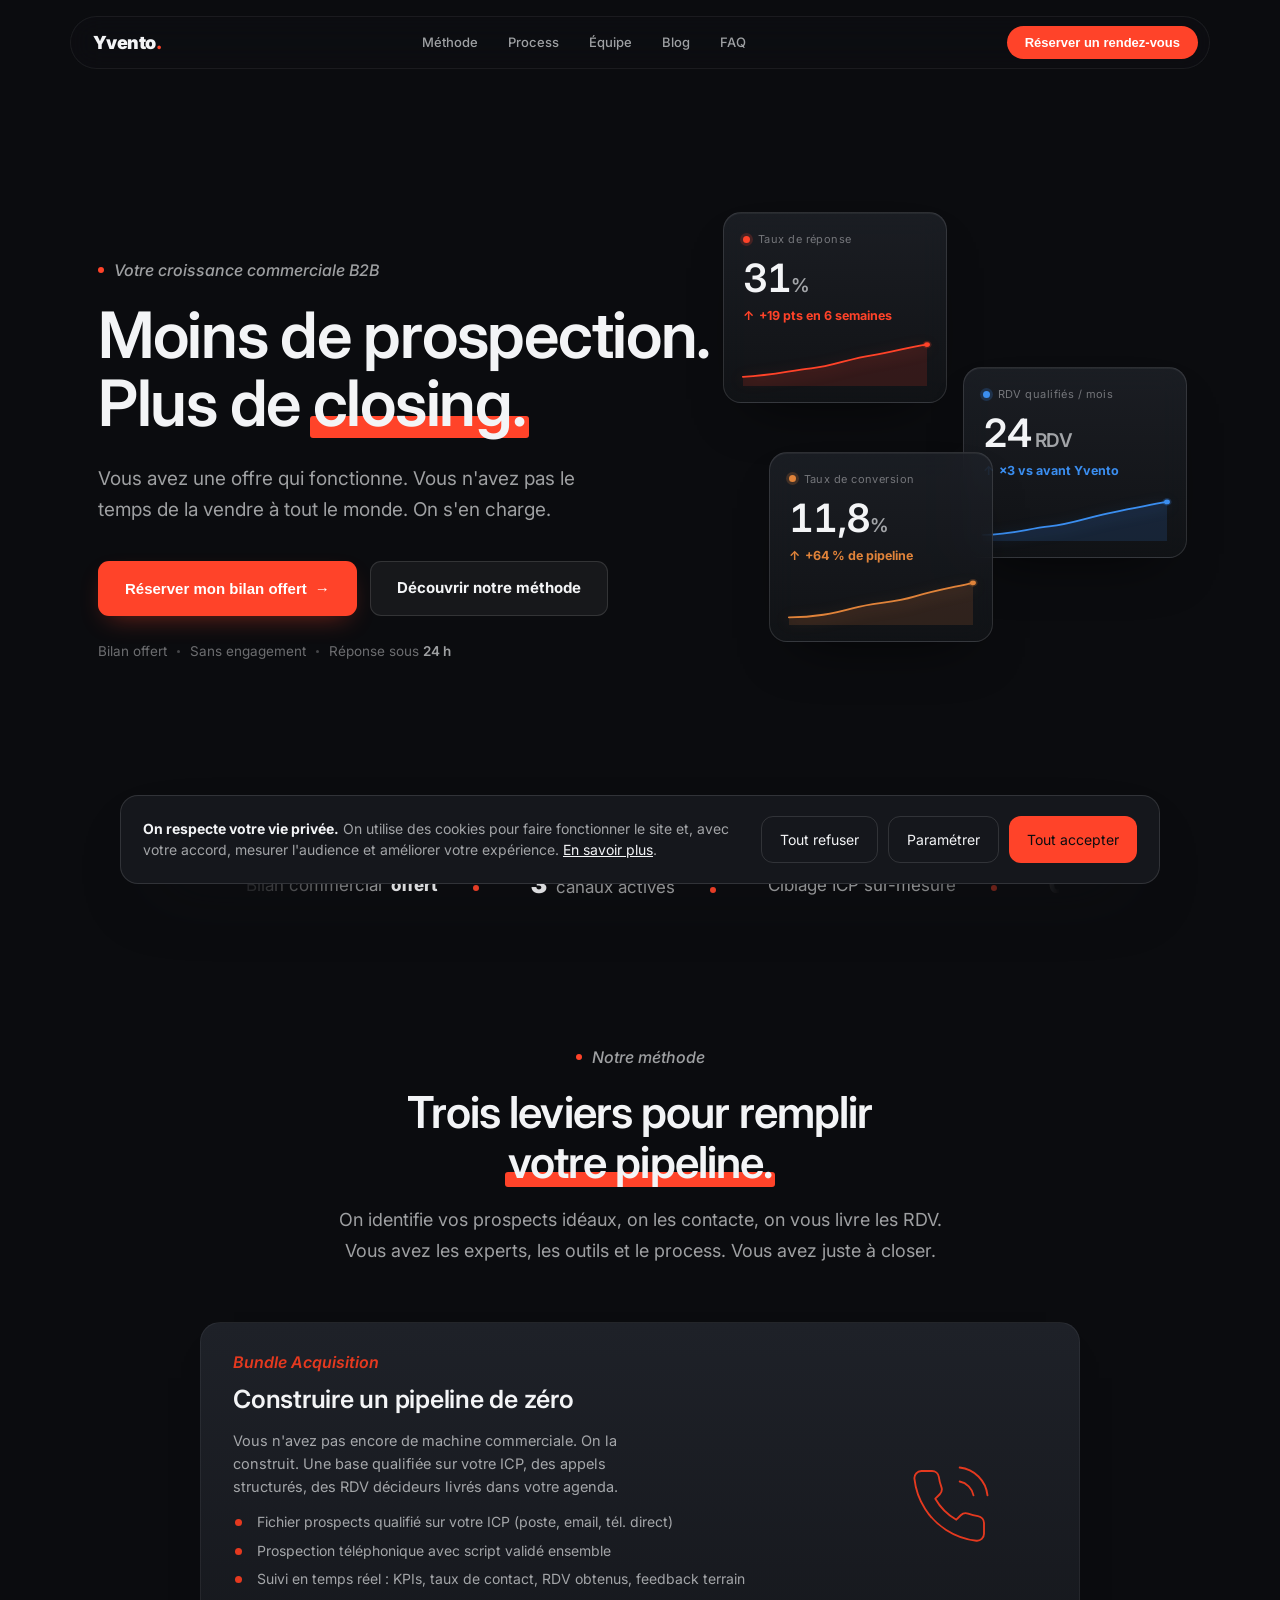
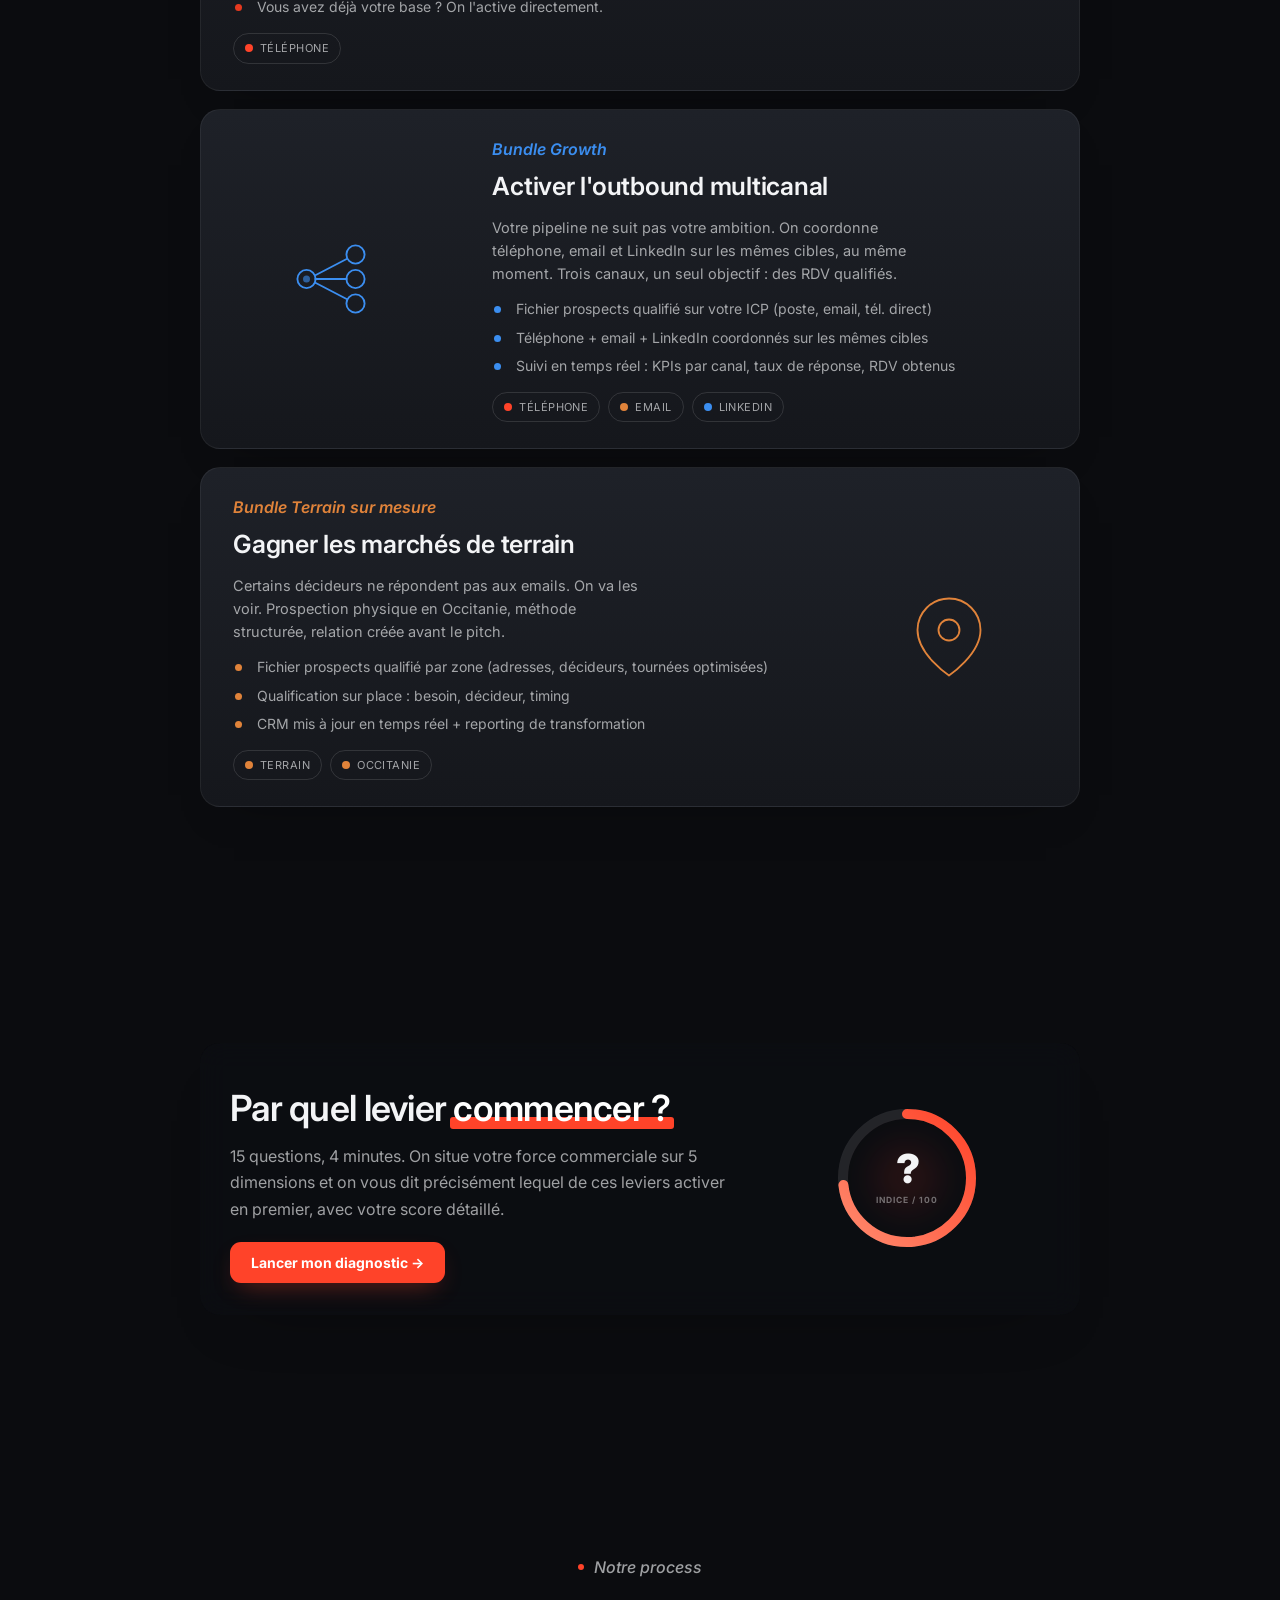
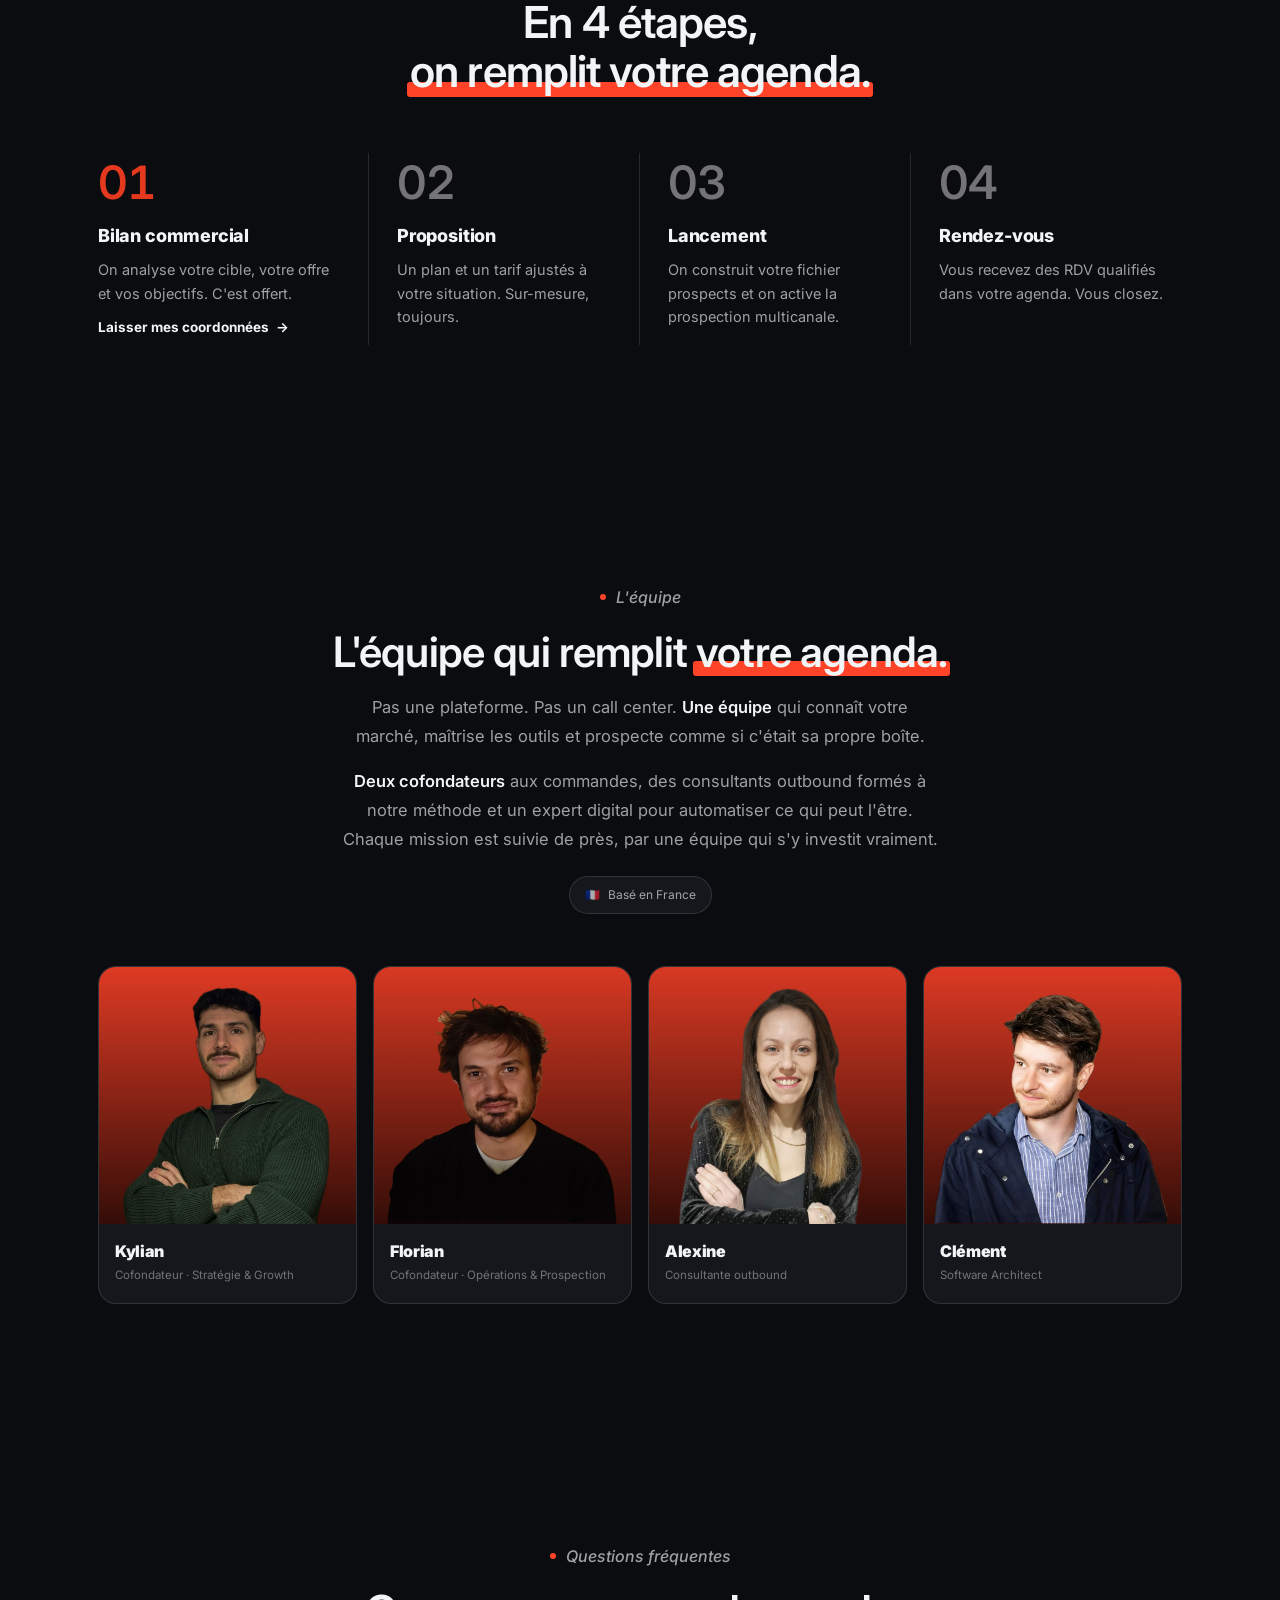
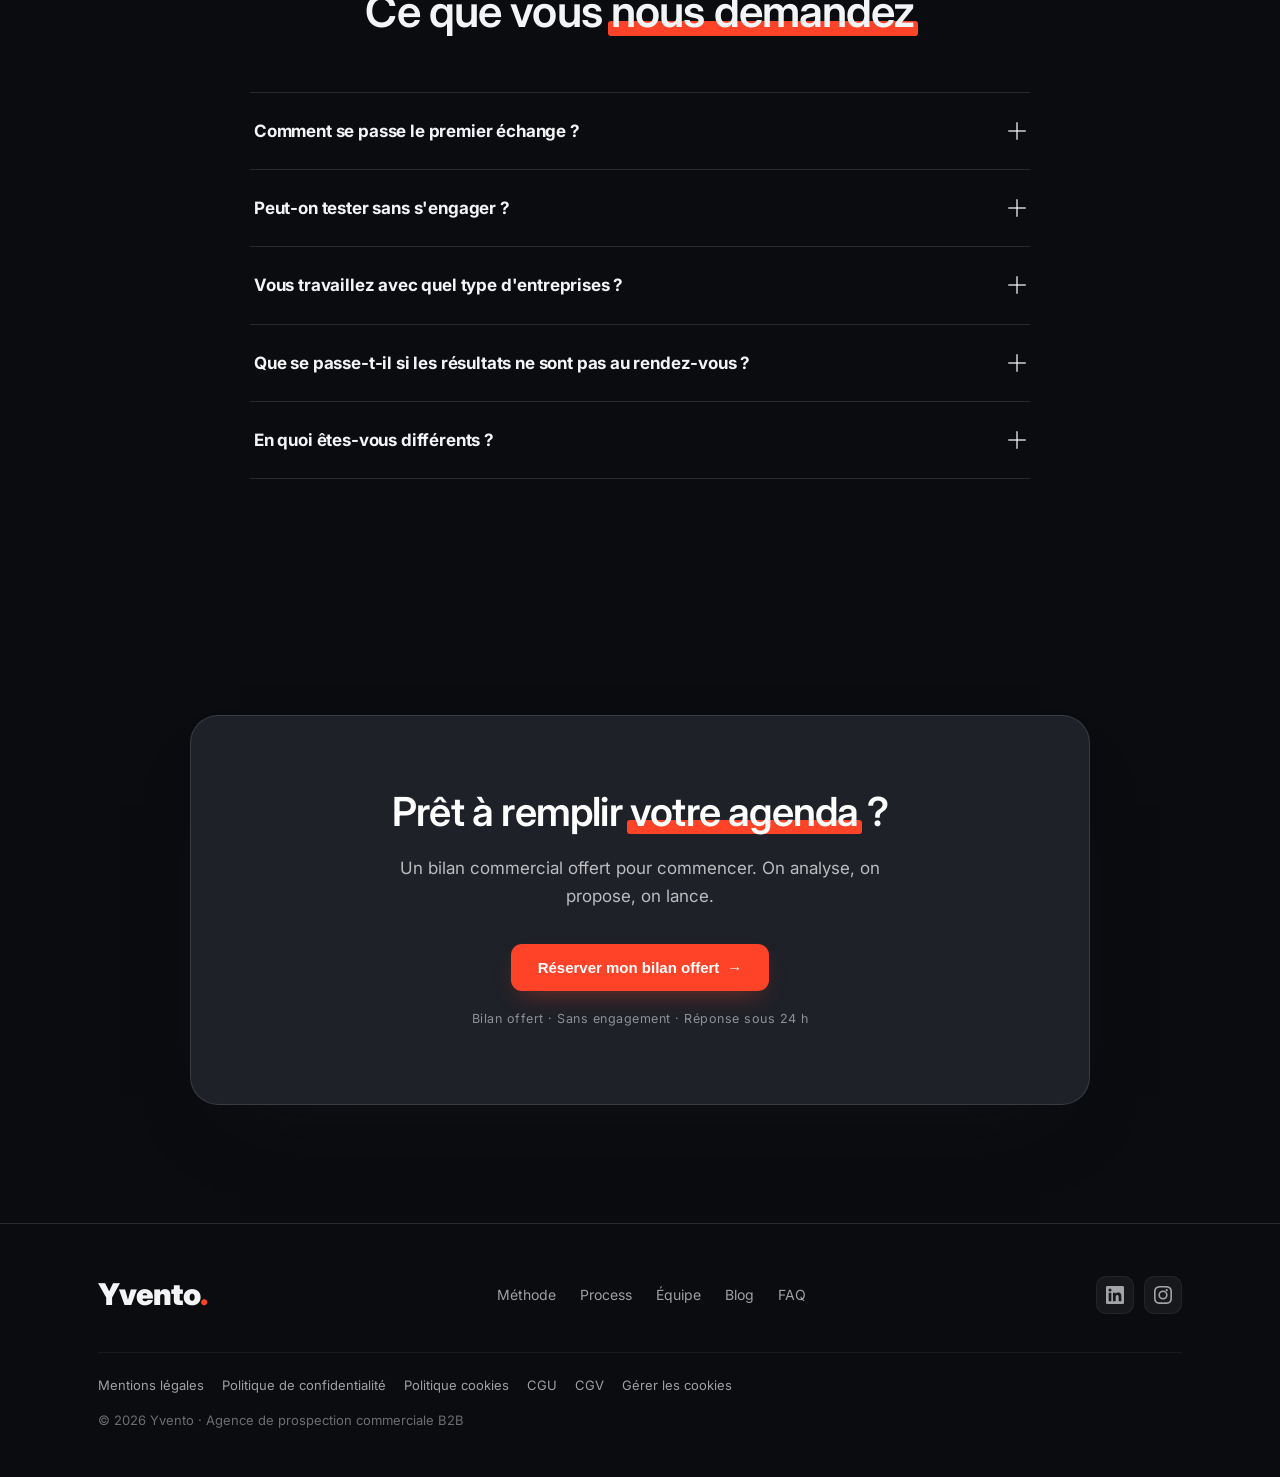
<file: index.html>
<!DOCTYPE html>
<html lang="fr" class="no-js">
<head>
<meta charset="UTF-8">
<script>document.documentElement.classList.remove('no-js');</script>
<meta name="viewport" content="width=device-width, initial-scale=1.0">
<link rel="icon" type="image/png" href="assets/favicon.png">

<title>Prospection B2B externalisée | Yvento – Lyon &amp; Occitanie</title>
<meta name="description" content="Agence de prospection B2B externalisée : téléphone, multicanal et terrain à Lyon et en Occitanie. RDV qualifiés livrés dans votre agenda. Bilan offert.">
<meta name="robots" content="index, follow, max-image-preview:large">
<meta name="author" content="Yvento">
<meta property="og:type" content="website">
<meta property="og:title" content="Prospection B2B externalisée | Yvento – Lyon &amp; Occitanie">
<meta property="og:description" content="Téléphone, multicanal et terrain à Lyon et en Occitanie. Des RDV qualifiés livrés dans votre agenda, pas du volume. Bilan offert.">
<meta property="og:image" content="assets/favicon.png">
<meta property="og:image:width" content="392">
<meta property="og:image:height" content="394">

<link rel="preconnect" href="https://fonts.googleapis.com">
<link rel="preconnect" href="https://fonts.gstatic.com" crossorigin>
<link href="https://fonts.googleapis.com/css2?family=Inter:ital,opsz,wght@0,14..32,400;0,14..32,500;0,14..32,600;0,14..32,700;0,14..32,800;0,14..32,900;1,14..32,400;1,14..32,500;1,14..32,600&display=swap" rel="stylesheet">
<link rel="stylesheet" href="assets/diagnostic.css">

<style>
/* ════════════ YVENTO — clair · lime · forme 3D (image) + animations méthode ════════════ */
:root{
  --bg:#0B0C0F; --surface:#15171C; --surface-2:#1E2128; --ink:#0B0C0F;
  --line:rgba(255,255,255,0.12); --line-2:rgba(255,255,255,0.06);
  --tx:#F3F4F6; --tx-2:rgba(243,244,246,0.64); --tx-3:rgba(243,244,246,0.42);
  --lime:#FF4329; --lime-deep:#E5391F;
  --orange:#E0833A; --blue:#3B8EF0;
  --maxw:1140px;
  --ease:cubic-bezier(0.22,1,0.36,1); --ease-expo:cubic-bezier(0.16,1,0.3,1);
  --font:'Inter','Helvetica Neue',Helvetica,Arial,sans-serif; --mono:'Inter','Helvetica Neue',Helvetica,Arial,sans-serif;
  --serif:'Inter','Helvetica Neue',Helvetica,Arial,sans-serif;
}
*{margin:0;padding:0;box-sizing:border-box}
html{scroll-behavior:smooth;-webkit-text-size-adjust:100%}
body{font-family:var(--font);background:var(--bg);color:var(--tx);line-height:1.65;font-size:16px;-webkit-font-smoothing:antialiased;text-rendering:optimizeLegibility;overflow-x:hidden}
img{max-width:100%;display:block}
a{color:inherit;text-decoration:none}
::selection{background:var(--lime);color:var(--ink)}
:focus-visible{outline:2px solid var(--tx);outline-offset:3px;border-radius:3px}

/* PRIMITIVES */
.wrap{max-width:var(--maxw);margin:0 auto;padding:0 28px;width:100%;position:relative;z-index:2}
section{padding:118px 0;position:relative;z-index:1;overflow:hidden}
.eyebrow{display:inline-flex;align-items:center;gap:10px;font-family:var(--serif);font-style:italic;font-size:16px;font-weight:500;letter-spacing:0;text-transform:none;color:var(--tx-2);margin-bottom:18px}
.eyebrow::before{content:"";width:6px;height:6px;border-radius:50%;background:var(--lime)}
h1,h2,h3{font-family:var(--serif);letter-spacing:-0.02em;line-height:1.12;color:var(--tx);font-weight:600}
h2.title{font-size:clamp(29px,3.7vw,44px);font-weight:600;letter-spacing:-0.02em}
h2.title em,.hl{font-style:normal;color:var(--tx);position:relative;white-space:nowrap;z-index:0}
h2.title em::after,.hl::after{content:"";position:absolute;left:-3px;right:-3px;bottom:.04em;height:.34em;background:var(--lime);z-index:-1;border-radius:3px}
.lead{font-size:clamp(16px,1.6vw,18px);color:var(--tx-2);line-height:1.7;max-width:58ch}
.section-head{max-width:680px;margin-bottom:56px}
.section-head.center{margin-left:auto;margin-right:auto;text-align:center}
.section-head.center .lead{margin-left:auto;margin-right:auto}

/* FORME 3D (image PNG + repli doux en attendant le rendu) */
.deco{position:absolute;inset:0;z-index:0;pointer-events:none;overflow:hidden}
.shape3d{position:absolute;z-index:0;pointer-events:none;will-change:transform}
.shape3d svg{width:100%;height:auto;display:block;overflow:visible;filter:drop-shadow(0 34px 50px rgba(255,67,41,0.30))}
.shape3d--mini{opacity:.72}

/* BOUTONS */
.btn{display:inline-flex;align-items:center;gap:8px;font-weight:700;font-size:15px;padding:14px 26px;border-radius:11px;cursor:pointer;border:1px solid transparent;transition:transform .25s var(--ease),background .25s,border-color .25s,box-shadow .25s;white-space:nowrap}
.btn--accent{background:var(--lime);color:#fff;box-shadow:0 10px 26px -10px rgba(255,67,41,0.45)}
.btn--accent:hover{background:var(--lime-deep);transform:translateY(-2px);box-shadow:0 16px 34px -12px rgba(255,67,41,0.55)}
.btn--ghost{background:rgba(255,255,255,0.05);color:var(--tx);border-color:var(--line)}
.btn--ghost:hover{border-color:var(--tx);transform:translateY(-2px)}
.arrow{transition:transform .25s var(--ease)}
.btn:hover .arrow{transform:translateX(4px)}

/* REVEAL */
.reveal{opacity:0;transform:translateY(22px);transition:opacity .8s var(--ease),transform .8s var(--ease)}
.reveal.in{opacity:1;transform:none}
.reveal.d1{transition-delay:.08s}.reveal.d2{transition-delay:.16s}.reveal.d3{transition-delay:.24s}.reveal.d4{transition-delay:.32s}
@media (prefers-reduced-motion:reduce){.reveal{opacity:1;transform:none;transition:none}*{scroll-behavior:auto!important;animation:none!important}}
.no-js .reveal{opacity:1;transform:none}


/* NAV */
nav{position:fixed;top:16px;left:0;right:0;z-index:200;padding:0 5%;pointer-events:none}
.nav-inner{max-width:1140px;margin:0 auto;width:100%;display:flex;align-items:center;justify-content:space-between;gap:24px;pointer-events:auto;padding:9px 11px 9px 22px;background:rgba(18,20,24,0.28);border:1px solid var(--line-2);backdrop-filter:blur(16px) saturate(150%);-webkit-backdrop-filter:blur(16px) saturate(150%);border-radius:999px;transition:max-width .7s var(--ease-expo),background .45s,border-color .45s,box-shadow .45s}
nav.scrolled .nav-inner{max-width:960px;background:rgba(18,20,24,0.5);border-color:var(--line);box-shadow:0 10px 34px rgba(20,22,26,0.1)}
.nav-logo-text{font-weight:900;font-size:18px;color:var(--tx);letter-spacing:-0.03em}
.nav-logo-text .pt{color:var(--lime)}
.nav-links{display:flex;align-items:center;gap:30px}
.nav-links a{font-size:13px;font-weight:500;color:var(--tx-2);transition:color .2s}
.nav-links a:hover{color:var(--tx)}
.btn-filled-sm{font-size:13px;font-weight:700;color:#fff;padding:9px 18px;background:var(--lime);border:none;border-radius:999px;cursor:pointer;transition:transform .3s,background .3s}
.btn-filled-sm:hover{background:var(--lime-deep);transform:translateY(-1px)}
@media (max-width:820px){.nav-links{display:none}}

/* HERO */
.hero{position:relative;padding:170px 0 100px;min-height:94vh;display:flex;align-items:center}
.hero-art{position:absolute;top:50%;left:74%;transform:translate(-50%,-50%);width:min(380px,36vw);height:430px;z-index:0;pointer-events:none}
.hcards{position:relative;width:100%;height:100%}
.hcard{position:absolute;width:224px;pointer-events:auto;background:linear-gradient(180deg,rgba(30,33,40,0.82),rgba(18,20,24,0.82));border:1px solid var(--line);border-radius:18px;padding:17px 19px 16px;box-shadow:0 26px 56px -30px rgba(0,0,0,.75),inset 0 1px 0 rgba(255,255,255,0.05);backdrop-filter:blur(14px);-webkit-backdrop-filter:blur(14px);transition:transform .4s var(--ease),box-shadow .4s var(--ease),border-color .4s}
.hcard:hover{transform:translateY(-7px);box-shadow:0 38px 76px -28px rgba(0,0,0,.85),inset 0 1px 0 rgba(255,255,255,0.07);border-color:color-mix(in srgb,var(--accent) 50%,var(--line))}
.hcard__top{display:flex;align-items:center;gap:8px;font-family:var(--mono);font-size:11px;letter-spacing:.04em;color:var(--tx-3)}
.hcard__top .hdot{width:7px;height:7px;border-radius:50%;background:var(--accent,var(--lime));flex-shrink:0;box-shadow:0 0 0 3px color-mix(in srgb,var(--accent) 20%,transparent)}
.hcard__big{font-family:var(--serif);font-weight:600;font-size:39px;letter-spacing:-.02em;line-height:1;margin-top:10px;color:var(--tx);font-variant-numeric:tabular-nums}
.hcard__big small{font-size:19px;font-weight:600;color:var(--tx-2)}
.hcard__trend{margin-top:9px;font-size:12.5px;font-weight:700;color:var(--accent,var(--lime));display:flex;align-items:center;gap:5px}
.hcard__spark{margin-top:13px;width:100%;height:46px;display:block;overflow:visible}
.hcard__spark .ar{fill:var(--accent,var(--lime));opacity:.14}
.hcard__spark .ln{fill:none;stroke:var(--accent,var(--lime));stroke-width:2.4;stroke-linecap:round;stroke-linejoin:round;filter:drop-shadow(0 4px 8px color-mix(in srgb,var(--accent) 35%,transparent))}
.hcard__spark .dt{fill:var(--accent,var(--lime));transform-box:fill-box;transform-origin:center;transition:transform .4s var(--ease)}
.hcard__spark .dth{fill:var(--accent,var(--lime));opacity:.22;transform-box:fill-box;transform-origin:center;transition:transform .4s var(--ease)}
.hcard:hover .dt{transform:scale(1.25)}
.hcard:hover .dth{transform:scale(1.7)}
.hcard--a{top:1%;left:-9%;--accent:var(--lime)}
.hcard--b{top:37%;right:-13%;--accent:var(--blue)}
.hcard--c{bottom:-1%;left:3%;--accent:var(--orange)}
.hero__text{max-width:640px}
.hero h1{font-size:clamp(38px,5.4vw,64px);font-weight:600;letter-spacing:-0.02em;line-height:1.06}
.hero__sub{margin-top:26px;max-width:520px;font-size:clamp(16px,1.6vw,19px);color:var(--tx-2);line-height:1.65}
.hero__actions{margin-top:36px;display:flex;gap:13px;flex-wrap:wrap}
.hero__trust{margin-top:24px;font-size:13.5px;color:var(--tx-3);display:flex;gap:10px;align-items:center;flex-wrap:wrap}
.hero__trust b{color:var(--tx-2);font-weight:600}
.dot{width:3px;height:3px;border-radius:50%;background:currentColor;display:inline-block;opacity:.6}
@media (max-width:820px){.hero{min-height:auto;padding:130px 0 64px;flex-direction:column;align-items:stretch}.hero-art{order:2;position:relative;top:auto;left:auto;transform:none;width:100%;height:auto;margin-top:36px}.hero__text{max-width:none}.hero .wrap{position:relative}.hcards{display:flex;flex-wrap:wrap;gap:12px;justify-content:center}.hcard{position:relative!important;inset:auto!important;transform:none!important;animation:none!important;width:calc(50% - 6px);min-width:158px}.hcard--b{margin-top:0}}
@media (max-width:520px){
  .hcards{flex-wrap:nowrap;gap:8px;align-items:stretch;justify-content:space-between}
  .hcard{width:auto;flex:1 1 0;min-width:0;padding:11px 9px 12px;border-radius:13px}
  .hcard__top{font-size:8.5px;gap:4px;letter-spacing:.02em;line-height:1.25}
  .hcard__top .hdot{width:5px;height:5px;box-shadow:none}
  .hcard__big{font-size:20px;margin-top:6px}
  .hcard__big small{font-size:11px}
  .hcard__trend{display:none}
  .hcard__spark{height:22px;margin-top:8px}
}

/* BANDEAU CHIFFRES */
.kfbar{max-width:840px;margin:0 auto;overflow:hidden;padding:18px 0;white-space:nowrap;-webkit-mask-image:linear-gradient(90deg,transparent,#000 18%,#000 82%,transparent);mask-image:linear-gradient(90deg,transparent,#000 18%,#000 82%,transparent)}
.kfbar__track{display:inline-flex;align-items:center;animation:scrollx 22s linear infinite;will-change:transform}
.kf{display:inline-flex;align-items:baseline;gap:9px;padding:0 26px;font-size:17px;color:var(--tx-2)}
.kf b{font-size:25px;font-weight:900;letter-spacing:-0.02em;color:var(--tx);font-variant-numeric:tabular-nums}
.kf::after{content:"";display:inline-block;width:6px;height:6px;border-radius:50%;background:var(--lime);margin-left:26px}
@keyframes scrollx{to{transform:translateX(-50%)}}
@media (prefers-reduced-motion:reduce){.kfbar__track{animation:none}}

/* MÉTHODE — 3 cartes compactes, sans fond coloré, anim à droite */
.cstack{display:flex;flex-direction:column;gap:18px;perspective:1700px;max-width:880px;margin-left:auto;margin-right:auto}
.feat{position:relative;display:grid;grid-template-columns:1.55fr 0.65fr;background:linear-gradient(180deg,var(--surface-2),var(--surface));border:1px solid var(--line-2);border-radius:20px;overflow:hidden;box-shadow:0 22px 44px -34px rgba(0,0,0,0.5);transition:transform .45s var(--ease),box-shadow .45s var(--ease),border-color .45s;transform-style:preserve-3d;will-change:transform}
.feat::after{content:"";position:absolute;inset:0;border-radius:20px;pointer-events:none;background:radial-gradient(120% 80% at 85% 0%,color-mix(in srgb,var(--accent) 12%,transparent),transparent 60%);opacity:0;transition:opacity .45s var(--ease)}
.feat:hover{transform:translateY(-6px) rotateX(2.4deg) rotateY(-1.6deg);box-shadow:0 46px 80px -44px rgba(0,0,0,.62),0 12px 32px -22px rgba(0,0,0,.45);border-color:color-mix(in srgb,var(--accent) 38%,var(--line))}
.feat:hover::after{opacity:1}
.feat--flip{grid-template-columns:0.65fr 1.55fr}
.feat--flip .feat__side{order:-1}
.feat--flip:hover{transform:translateY(-6px) rotateX(2.4deg) rotateY(1.6deg)}
.feat__body{padding:26px 32px;display:flex;flex-direction:column;justify-content:center}
.feat__side{position:relative;display:flex;align-items:center;justify-content:center;padding:18px;overflow:hidden}
.badge{display:inline-block;align-self:flex-start;font-family:var(--mono);font-size:10px;font-weight:600;letter-spacing:.1em;text-transform:uppercase;color:var(--ink);background:var(--lime);padding:4px 10px;border-radius:999px;margin-bottom:12px}
.feat__lbl{font-family:var(--serif);font-style:italic;font-size:16px;font-weight:600;letter-spacing:0;text-transform:none;margin-bottom:4px;color:var(--accent)}
.feat__t{font-family:var(--serif);font-size:clamp(20px,2vw,25px);font-weight:600;letter-spacing:-0.01em;margin-bottom:8px}
.feat__b{color:var(--tx-2);font-size:14.5px;line-height:1.6;max-width:46ch}
.feat--lime{--accent:var(--lime-deep)} .feat--orange{--accent:var(--orange)} .feat--blue{--accent:var(--blue)} .feat--terrain{--accent:var(--orange)}
@media (max-width:760px){.feat,.feat--flip{grid-template-columns:1fr;transform:none!important}.feat__side,.feat--flip .feat__side{order:0;border-left:none;border-top:1px solid var(--line-2);min-height:120px}}

/* pictos line-art par offre — même langage de tracé (stroke fin, bouts ronds, grille 24),
   couleur = --accent. Statique et lisible au repos ; le tracé se redessine au survol. */
.fico{width:84px;height:84px;display:block;overflow:visible;transition:transform .5s var(--ease)}
.feat:hover .fico{transform:scale(1.06)}
/* traits statiques (icônes inchangées), animation ciblée sur quelques éléments par offre */
.fico [data-draw]{fill:none;stroke:var(--accent);stroke-width:1.85;stroke-linecap:round;stroke-linejoin:round;vector-effect:non-scaling-stroke}
.fico .dot{fill:var(--accent);stroke:none}
/* Carte 1 — Acquisition : les ondes du téléphone pulsent vers l'extérieur */
.feat--lime .fico path:nth-of-type(2){animation:ficoWave 1.8s ease-in-out infinite}
.feat--lime .fico path:nth-of-type(3){animation:ficoWave 1.8s ease-in-out infinite .4s}
@keyframes ficoWave{0%,100%{opacity:.18}50%{opacity:1}}
/* Carte 2 — Growth : les nœuds du réseau s'activent en séquence */
.feat--blue .fico circle{transform-box:fill-box;transform-origin:center}
.feat--blue .fico circle:nth-of-type(2){animation:ficoNode 2.4s ease-in-out infinite}
.feat--blue .fico circle:nth-of-type(3){animation:ficoNode 2.4s ease-in-out infinite .3s}
.feat--blue .fico circle:nth-of-type(4){animation:ficoNode 2.4s ease-in-out infinite .6s}
@keyframes ficoNode{0%,100%{fill:transparent;transform:scale(1)}45%,55%{fill:var(--accent);transform:scale(1.14)}}
/* Carte 3 — Terrain : le point de localisation « ping » comme un repère actif */
.feat--terrain .fico circle{transform-box:fill-box;transform-origin:center;animation:ficoPing 2s ease-in-out infinite}
@keyframes ficoPing{0%,100%{transform:scale(.82);opacity:.6}50%{transform:scale(1.12);opacity:1}}
@media (prefers-reduced-motion:reduce){.feat--lime .fico path,.feat--blue .fico circle,.feat--terrain .fico circle{animation:none}}
/* puces + chips de canaux des offres */
.feat__pts{list-style:none;margin:14px 0 0;padding:0;display:grid;gap:8px}
.feat__pts li{position:relative;padding-left:24px;font-size:14px;color:var(--tx-2);line-height:1.45}
.feat__pts li::before{content:"";position:absolute;left:2px;top:7px;width:7px;height:7px;border-radius:50%;background:var(--accent)}
.chips{display:flex;gap:8px;flex-wrap:wrap;margin-top:16px}
.chip{display:inline-flex;align-items:center;gap:7px;font-family:var(--mono);font-size:11px;letter-spacing:.04em;text-transform:uppercase;color:var(--tx-2);border:1px solid var(--line);border-radius:999px;padding:5px 11px}
.chip::before{content:"";width:8px;height:8px;border-radius:50%;background:var(--lime)}
.chip--mail::before{background:var(--orange)}.chip--in::before{background:var(--blue)}.chip--geo::before{background:var(--orange)}

/* PROCESS — 4 colonnes épurées */
.proc4{display:grid;grid-template-columns:repeat(4,1fr)}
.pcol{padding:6px 28px;border-right:1px solid var(--line)}
.pcol:first-child{padding-left:0}.pcol:last-child{border-right:none;padding-right:0}
.pcol__n{font-family:var(--serif);font-size:46px;font-weight:600;letter-spacing:-0.02em;line-height:1;color:rgba(243,244,246,0.45);font-variant-numeric:tabular-nums}
.pcol__t{font-size:18px;font-weight:800;letter-spacing:-0.01em;margin-top:16px}
.pcol__b{color:var(--tx-2);font-size:14.5px;line-height:1.6;margin-top:8px}
.pcol__cta{display:inline-flex;align-items:center;gap:7px;margin-top:14px;font-size:13.5px;font-weight:700;color:var(--tx);cursor:pointer;background:none;border:none;font-family:inherit;padding:0}
.pcol__cta:hover .arrow{transform:translateX(3px)}
.pcol--audit .pcol__n{color:var(--lime-deep)}
@media (max-width:760px){.proc4{grid-template-columns:1fr 1fr;gap:32px 0}.pcol{padding:6px 22px}.pcol:nth-child(odd){padding-left:0}.pcol:nth-child(even){border-right:none;padding-right:0}}
@media (max-width:430px){.proc4{grid-template-columns:1fr}.pcol{border-right:none;padding:0;border-top:1px solid var(--line);padding-top:24px}.pcol:first-child{border-top:none;padding-top:0}}

/* ÉQUIPE */
.team-layout{display:flex;flex-direction:column}
.team-head{order:1;max-width:680px;margin:0 auto 18px;text-align:center}
.team-desc{order:2;max-width:680px;margin:0 auto 52px;text-align:center}
.team-head h2{font-size:clamp(29px,3.5vw,42px);font-weight:600;letter-spacing:-0.02em}
.team-desc p{color:var(--tx-2);font-size:16.5px;line-height:1.75;max-width:60ch;margin:0 auto 16px}
.team-desc p b{color:var(--tx);font-weight:600}
.team-flag{display:inline-flex;align-items:center;gap:8px;font-family:var(--mono);font-size:12px;color:var(--tx-2);background:var(--surface);border:1px solid var(--line);padding:8px 15px;border-radius:999px;margin-top:6px}
.founders{order:3;display:grid;grid-template-columns:repeat(4,1fr);gap:16px}
.fcard{display:block;color:inherit;background:var(--surface);border:1px solid var(--line);border-radius:18px;overflow:hidden;transition:transform .3s var(--ease),box-shadow .3s,border-color .3s}
.fcard:hover{transform:translateY(-4px);box-shadow:0 26px 48px -34px rgba(20,22,26,0.32);border-color:var(--line)}
.fcard__ph{position:relative;aspect-ratio:1/1;overflow:hidden;background:var(--surface-2)}
.fcard__in{position:absolute;top:10px;right:10px;width:30px;height:30px;display:flex;align-items:center;justify-content:center;border-radius:8px;background:rgba(11,12,15,0.55);backdrop-filter:blur(6px);border:1px solid var(--line-2);color:#fff;opacity:0;transform:translateY(-4px);transition:opacity .25s,transform .25s}
.fcard__in svg{width:15px;height:15px}
.fcard:hover .fcard__in,.fcard:focus-visible .fcard__in{opacity:1;transform:none}
.fcard__ph img{width:100%;height:100%;object-fit:cover;transition:transform .6s var(--ease)}
.fcard:hover .fcard__ph img{transform:scale(1.04)}
.fcard__body{padding:14px 16px 18px}
.fcard__name{font-size:16px;font-weight:900;letter-spacing:-0.02em}
.fcard__role{font-family:var(--mono);font-size:11.5px;color:var(--tx-3);margin-top:2px}
@media (max-width:880px){.team-head{order:1;margin:0 auto 30px}.founders{order:2;grid-template-columns:1fr 1fr;max-width:460px;margin:0 auto}.team-desc{order:3;margin:32px auto 0}}

/* FAQ */
.faqs{max-width:780px;margin:0 auto;border-top:1px solid var(--line)}
.faqs details{border-bottom:1px solid var(--line)}
.faqs summary{list-style:none;cursor:pointer;padding:24px 4px;font-size:17px;font-weight:700;letter-spacing:-0.01em;display:flex;justify-content:space-between;align-items:center;gap:16px;color:var(--tx)}
.faqs summary::-webkit-details-marker{display:none}
.faqs .pm{position:relative;width:18px;height:18px;flex-shrink:0}
.faqs .pm::before,.faqs .pm::after{content:"";position:absolute;background:var(--tx-2);border-radius:2px;transition:transform .3s var(--ease)}
.faqs .pm::before{top:8px;left:0;width:18px;height:2px}
.faqs .pm::after{top:0;left:8px;width:2px;height:18px}
.faqs details[open] .pm::after{transform:rotate(90deg);opacity:0}
.faqs details p{padding:0 4px 24px;color:var(--tx-2);font-size:15px;line-height:1.7;max-width:66ch}

/* CTA */
.cta__box{position:relative;overflow:hidden;background:var(--surface-2);border:1px solid var(--line);color:#fff;border-radius:28px;padding:74px 40px;text-align:center;max-width:900px;margin:0 auto;box-shadow:0 40px 80px -50px rgba(20,22,26,0.6)}
.cta__inner{position:relative;z-index:2;max-width:760px;margin:0 auto}
.cta h2{font-size:clamp(26px,4.4vw,40px);font-weight:600;letter-spacing:-0.02em;color:#fff}
@media (min-width:480px){.cta h2{white-space:nowrap}}
.cta h2 .hl{color:#fff}
.cta h2 .hl::after{background:var(--lime)}
.cta p{color:rgba(255,255,255,0.7);margin:20px auto 34px;max-width:46ch;font-size:17px}
.cta .fine{margin-top:18px;font-family:var(--mono);font-size:12.5px;color:rgba(255,255,255,0.5);letter-spacing:.04em}

/* FOOTER */
.foot{border-top:1px solid var(--line);padding:46px 0}
.foot__in{display:flex;align-items:center;justify-content:space-between;gap:24px;flex-wrap:wrap}
.foot .brand{font-weight:900;font-size:30px;letter-spacing:-0.03em}
.foot .brand .pt{color:var(--lime)}
.foot__links{display:flex;gap:24px;flex-wrap:wrap}
.foot__links a{font-size:14px;color:var(--tx-2);transition:color .2s}
.foot__links a:hover{color:var(--tx)}
.foot__social{display:inline-flex;gap:10px;align-items:center}
.foot__social a{display:inline-flex;align-items:center;justify-content:center;width:38px;height:38px;border-radius:10px;background:rgba(255,255,255,0.05);border:1px solid var(--line-2);color:var(--tx-2);transition:color .2s,border-color .2s,transform .2s}
.foot__social a:hover{color:var(--tx);border-color:var(--line);transform:translateY(-2px)}
.foot__social svg{width:18px;height:18px}
.foot__copy{font-size:13px;color:var(--tx-3);width:100%;border-top:1px solid var(--line-2);padding-top:22px;margin-top:8px;display:flex;flex-direction:column;gap:14px}
.foot__legal{display:flex;flex-wrap:wrap;gap:8px 18px;align-items:center}
.foot__legal a,.foot__legal button{font-size:13px;color:var(--tx-2);background:none;border:none;padding:0;font-family:inherit;cursor:pointer;transition:color .2s}
.foot__legal a:hover,.foot__legal button:hover{color:var(--tx);text-decoration:underline}

/* ── COOKIES (RGPD / ePrivacy) ── */
.cookie{position:fixed;left:0;right:0;bottom:0;z-index:1100;display:none;padding:16px;justify-content:center}
.cookie.open{display:flex}
.cookie__box{width:100%;max-width:1040px;background:var(--surface);border:1px solid var(--line);border-radius:18px;box-shadow:0 30px 70px -30px rgba(20,22,26,.4);padding:20px 22px;display:flex;align-items:center;gap:22px;flex-wrap:wrap}
.cookie__txt{flex:1;min-width:260px;font-size:14px;color:var(--tx-2);line-height:1.55}
.cookie__txt b{color:var(--tx)}
.cookie__txt a{color:var(--tx);text-decoration:underline}
.cookie__actions{display:flex;gap:10px;flex-wrap:wrap}
.cookie__actions .abtn{padding:11px 18px;font-size:14px}
.cookie__set{margin-top:16px;display:none;flex-basis:100%;border-top:1px solid var(--line-2);padding-top:16px}
.cookie.settings .cookie__set{display:block}
.cookie.settings .cookie__actions .js-ck-accept{display:none}
.ckrow{display:flex;align-items:center;justify-content:space-between;gap:16px;padding:10px 0;border-bottom:1px solid var(--line-2)}
.ckrow:last-child{border-bottom:none}
.ckrow b{font-size:14px}.ckrow span{font-size:12.5px;color:var(--tx-3);display:block;margin-top:2px}
.ckrow .ck-on{font-family:var(--mono);font-size:11px;color:var(--tx-3)}
.cksw{position:relative;width:42px;height:24px;flex-shrink:0}
.cksw input{opacity:0;width:100%;height:100%;margin:0;cursor:pointer}
.cksw i{position:absolute;inset:0;background:var(--line);border-radius:999px;transition:.2s;pointer-events:none}
.cksw i::after{content:"";position:absolute;top:3px;left:3px;width:18px;height:18px;border-radius:50%;background:#fff;transition:.2s}
.cksw input:checked+i{background:var(--lime)}
.cksw input:checked+i::after{transform:translateX(18px)}
.cksw input:disabled+i{opacity:.6}

/* ── AUDIT INTERACTIF (modale) ── */
.audit{position:fixed;inset:0;z-index:1000;display:none;align-items:center;justify-content:center;padding:18px}
.audit.open{display:flex}
.audit__ov{position:absolute;inset:0;background:rgba(14,16,21,.55);backdrop-filter:blur(7px);-webkit-backdrop-filter:blur(7px);animation:afade .3s ease}
.audit__panel{position:relative;z-index:1;width:100%;max-width:660px;max-height:94vh;display:flex;flex-direction:column;background:var(--surface);border-radius:24px;box-shadow:0 60px 130px -40px rgba(20,22,26,.7);overflow:hidden;animation:apop .45s var(--ease-expo)}
@keyframes apop{from{opacity:0;transform:translateY(22px) scale(.98)}to{opacity:1;transform:none}}
@keyframes afade{from{opacity:0}to{opacity:1}}
.audit__top{display:flex;align-items:center;gap:16px;padding:16px 20px;border-bottom:1px solid var(--line-2)}
.audit__logo{font-weight:900;font-size:16px;letter-spacing:-.03em}.audit__logo .pt{color:var(--lime)}
.audit__bar{flex:1;height:6px;border-radius:999px;background:var(--line)}
.audit__bar span{display:block;height:100%;width:0%;border-radius:999px;background:var(--lime);transition:width .45s var(--ease)}
.audit__close{flex-shrink:0;width:34px;height:34px;border:none;background:none;font-size:24px;line-height:1;color:var(--tx-2);border-radius:50%;cursor:pointer}
.audit__close:hover{background:var(--surface-2);color:var(--tx)}
.audit__stage{padding:30px 30px 32px;overflow-y:auto}
.astep{animation:aslide .4s var(--ease)}
@keyframes aslide{from{opacity:0;transform:translateX(18px)}to{opacity:1;transform:none}}
.astep__k{font-family:var(--mono);font-size:11.5px;letter-spacing:.12em;text-transform:uppercase;color:var(--tx-3)}
.astep__q{font-family:var(--serif);font-size:clamp(21px,2.4vw,26px);font-weight:600;letter-spacing:-.01em;margin:8px 0 18px;line-height:1.18}
.aopt{display:block;width:100%;text-align:left;border:1px solid var(--line);background:var(--surface-2);border-radius:14px;padding:15px 18px;margin-bottom:11px;font:inherit;font-size:15px;color:var(--tx);cursor:pointer;transition:border-color .2s,transform .2s,box-shadow .2s}
.aopt:hover{border-color:var(--tx);transform:translateY(-2px);box-shadow:0 14px 30px -22px rgba(20,22,26,.5)}
.aopt.sel{border-color:var(--lime-deep);box-shadow:0 0 0 3px rgba(255,67,41,.3)}
.alead{color:var(--tx-2);font-size:15px;line-height:1.6;margin:-10px 0 22px;max-width:52ch}
.afield{margin-bottom:15px}
.afield label{display:block;font-size:13px;font-weight:600;margin-bottom:6px}
.afield .hint{font-weight:400;color:var(--tx-3)}
.afield input,.afield textarea{width:100%;border:1px solid var(--line);border-radius:12px;padding:13px 14px;font:inherit;font-size:15px;background:var(--surface-2);color:#fff}
.afield input::placeholder,.afield textarea::placeholder{color:rgba(255,255,255,.42)}
.afield textarea{resize:vertical;min-height:84px;line-height:1.5}
.afield input:focus,.afield textarea:focus{outline:none;border-color:var(--tx);box-shadow:0 0 0 3px rgba(20,22,26,.06)}
.arow{display:grid;grid-template-columns:1fr 1fr;gap:14px}
.aactions{display:flex;justify-content:space-between;align-items:center;gap:12px;margin-top:22px}
.abtn{display:inline-flex;align-items:center;gap:8px;background:var(--lime);color:var(--ink);font-weight:700;border:none;border-radius:12px;padding:13px 24px;font:inherit;font-size:15px;cursor:pointer;transition:background .2s,transform .2s}
.audit .abtn{color:#fff}
.abtn:hover{background:var(--lime-deep);transform:translateY(-2px)}
.abtn--ghost{background:transparent;border:1px solid var(--line);color:var(--tx)}
.abtn--ghost:hover{background:var(--surface-2);border-color:var(--tx)}
.abtn[disabled]{opacity:.45;cursor:not-allowed;transform:none}
/* résultat */
.ares__gauge{display:flex;flex-direction:column;align-items:center;text-align:center;margin-bottom:8px}
.gwrap{position:relative;width:180px;height:180px}
.gwrap svg{transform:rotate(-90deg)}
.gbg{fill:none;stroke:var(--line);stroke-width:14}
.gfg{fill:none;stroke:url(#agrad);stroke-width:14;stroke-linecap:round;transition:stroke-dashoffset 1.3s var(--ease-expo)}
.ares__head{text-align:center;margin-bottom:8px}
.ares__k{font-family:var(--mono);font-size:11.5px;letter-spacing:.14em;text-transform:uppercase;color:var(--tx-3)}
.gctr{position:absolute;inset:0;display:flex;flex-direction:column;gap:1px;align-items:center;justify-content:center}
.gctr .nw{display:inline-flex;align-items:baseline;gap:3px}
.gctr b{font-size:46px;font-weight:900;letter-spacing:-.03em;line-height:1}
.gctr em{font-style:normal;font-size:20px;font-weight:700;color:var(--tx-3)}
.ares__lvl{text-align:center;margin-top:16px}
.lvlpill{display:inline-block;font-weight:800;font-size:14px;padding:7px 16px;border-radius:999px}
.lvl-good{background:var(--lime);color:var(--ink)}
.lvl-mid{background:rgba(217,112,26,.14);color:var(--orange)}
.lvl-low{background:rgba(229,72,77,.12);color:#E5484D}
.ares__sum{text-align:center;color:var(--tx-2);font-size:15px;line-height:1.6;margin:12px auto 0;max-width:46ch}
.ares__sum b{color:var(--tx)}
.ares__h{font-size:13px;font-weight:800;letter-spacing:.02em;text-transform:uppercase;color:var(--tx-3);margin:28px 0 14px}
.axline{margin-bottom:14px}
.axline__top{display:flex;justify-content:space-between;align-items:baseline;gap:10px;margin-bottom:6px}
.axline__t{font-weight:700;font-size:14.5px}
.axline__s{font-family:var(--mono);font-size:13px;font-weight:600}
.axbar{height:8px;border-radius:999px;background:var(--line);overflow:hidden}
.axbar i{display:block;height:100%;width:0;border-radius:999px;transition:width 1s var(--ease) .2s}
.axline__m{font-size:13px;color:var(--tx-2);margin-top:5px;line-height:1.5}
.s-good i{background:var(--lime)}.s-good .axline__s{color:var(--lime-deep)}
.s-mid i{background:var(--orange)}.s-mid .axline__s{color:var(--orange)}
.s-low i{background:#E5484D}.s-low .axline__s{color:#E5484D}
.roigrid{display:grid;grid-template-columns:1fr 1fr;gap:12px;margin-top:6px}
.roicard{background:var(--surface-2);border-radius:14px;padding:16px 18px}
.roicard b{display:block;font-size:24px;font-weight:900;letter-spacing:-.02em;font-variant-numeric:tabular-nums}
.roicard span{font-size:12.5px;color:var(--tx-3)}
.roicard--hl{background:var(--ink);color:#fff;grid-column:1/-1}
.roicard--hl span{color:rgba(255,255,255,.6)}
.roicard--hl b{color:var(--lime)}
/* audit — 2 questions par écran */
.aq{margin-bottom:22px}
.aq__lbl{font-weight:700;font-size:15.5px;letter-spacing:-.01em;color:var(--tx);margin-bottom:12px;line-height:1.35}
.aq__n{font-family:var(--mono);font-size:11px;font-weight:600;color:var(--accent2,var(--lime-deep));margin-right:8px}
.aq .aopt{margin-bottom:9px;font-size:14.5px;padding:13px 16px}
.aq .aopt:last-child{margin-bottom:0}
/* résultat — héros KPI ROI */
.ares__hero{display:grid;grid-template-columns:1fr 1fr;gap:11px;margin:6px 0 8px}
.kpi{position:relative;background:linear-gradient(180deg,var(--surface-2),var(--surface));border:1px solid var(--line);border-radius:16px;padding:16px 18px;overflow:hidden}
.kpi b{display:block;font-family:var(--serif);font-size:30px;font-weight:600;letter-spacing:-.02em;line-height:1;font-variant-numeric:tabular-nums;color:var(--tx)}
.kpi span{display:block;margin-top:7px;font-size:12.5px;line-height:1.42;color:var(--tx-3)}
.kpi--hero{grid-column:1/-1;background:linear-gradient(180deg,rgba(255,67,41,.16),var(--surface));border-color:color-mix(in srgb,var(--lime) 42%,var(--line))}
.kpi--hero b{font-size:48px}
.kpi--hero span{color:var(--tx-2);font-size:13.5px}
.kpi--wide{grid-column:1/-1;background:var(--ink)}
.kpi--wide b{color:var(--lime);font-size:25px}
.kpi--wide span{color:rgba(255,255,255,.7)}
.gsub{font-family:var(--mono);font-size:11px;letter-spacing:.06em;color:var(--tx-3);margin-top:3px}
.axwarn{display:inline-block;margin-left:8px;font-family:var(--mono);font-size:10px;font-weight:600;letter-spacing:.05em;text-transform:uppercase;color:var(--orange);border:1px solid color-mix(in srgb,var(--orange) 42%,transparent);border-radius:999px;padding:2px 7px;vertical-align:middle}
.ares__cta{margin-top:24px;text-align:center}
.ares__fine{font-family:var(--mono);font-size:11.5px;color:var(--tx-3);margin-top:10px}
@media (max-width:520px){.audit__stage{padding:24px 20px 26px}.arow,.roigrid{grid-template-columns:1fr}.roicard--hl{grid-column:auto}}

/* RESPONSIVE */
@media (max-width:900px){section{padding:88px 0}}
@media (max-width:520px){.wrap{padding:0 20px}.hero__actions{gap:10px}.hero__actions .btn{flex:0 0 auto;width:auto;padding:11px 18px;font-size:13.5px}}
</style>
</head>
<body>

<!-- SPRITE : formes organiques 3D recréées en lime (dégradés) -->
<svg width="0" height="0" style="position:absolute" aria-hidden="true"><defs>
  <linearGradient id="scuG" x1="0.15" y1="0.05" x2="0.85" y2="1">
    <stop offset="0%" stop-color="#FFC2B3"/><stop offset="34%" stop-color="#FF4329"/><stop offset="72%" stop-color="#B5260F"/><stop offset="100%" stop-color="#3a0f08"/>
  </linearGradient>
  <linearGradient id="ribG" x1="0" y1="0" x2="1" y2="1">
    <stop offset="0%" stop-color="#FF8A6E"/><stop offset="46%" stop-color="#FF4329"/><stop offset="100%" stop-color="#8c1d0c"/>
  </linearGradient>
  <radialGradient id="glo" cx="34%" cy="22%" r="42%">
    <stop offset="0%" stop-color="#ffffff" stop-opacity=".65"/><stop offset="100%" stop-color="#ffffff" stop-opacity="0"/>
  </radialGradient>
  <symbol id="sculpt" viewBox="0 0 320 470">
    <path d="M185 28 C 248 32 268 110 230 158 C 208 196 168 206 162 244 C 156 286 190 304 198 344 C 208 398 168 440 114 432 C 62 424 54 360 94 338 C 132 316 152 284 142 244 C 132 198 118 150 150 96 C 164 64 150 40 185 28 Z" fill="url(#scuG)"/>
    <ellipse cx="150" cy="104" rx="46" ry="62" fill="url(#glo)"/>
  </symbol>
  <symbol id="ribbon" viewBox="0 0 200 180">
    <path d="M44 92 C 22 44 86 14 138 34 C 198 58 206 122 166 160 C 128 196 50 186 38 138 C 33 120 39 104 44 92 Z" fill="url(#ribG)"/>
    <ellipse cx="86" cy="64" rx="30" ry="22" fill="url(#glo)"/>
  </symbol>
</defs></svg>


<!-- NAV -->
<nav id="mainNav">
  <div class="nav-inner">
    <a href="#top" class="nav-logo"><span class="nav-logo-text">Yvento<span class="pt">.</span></span></a>
    <div class="nav-links"><a href="#methode">Méthode</a><a href="#process">Process</a><a href="#equipe">Équipe</a><a href="blog/index.html">Blog</a><a href="#faq">FAQ</a></div>
    <button class="btn-filled-sm js-book" type="button">Réserver un rendez-vous</button>
  </div>
</nav>

<!-- HERO -->
<header class="hero" id="top">
  <div class="hero-art" aria-hidden="true">
    <div class="hcards">
      <div class="hcard hcard--a">
        <div class="hcard__top"><span class="hdot"></span>Taux de réponse</div>
        <div class="hcard__big">31<small>%</small></div>
        <div class="hcard__trend"><span>↑</span> +19 pts en 6 semaines</div>
        <svg class="hcard__spark" viewBox="0 0 200 60" preserveAspectRatio="none">
          <path class="ar" d="M0 48 C 34 46 50 40 74 37 C 98 34 116 24 140 20 C 164 16 178 9 200 6 L200 60 L0 60 Z"/>
          <path class="ln" d="M0 48 C 34 46 50 40 74 37 C 98 34 116 24 140 20 C 164 16 178 9 200 6"/>
          <circle class="dth" cx="200" cy="6" r="5"/><circle class="dt" cx="200" cy="6" r="3.2"/>
        </svg>
      </div>
      <div class="hcard hcard--b">
        <div class="hcard__top"><span class="hdot"></span>RDV qualifiés / mois</div>
        <div class="hcard__big">24<small> RDV</small></div>
        <div class="hcard__trend"><span>↑</span> ×3 vs avant Yvento</div>
        <svg class="hcard__spark" viewBox="0 0 200 60" preserveAspectRatio="none">
          <path class="ar" d="M0 52 C 30 52 48 44 72 41 C 96 38 112 30 136 24 C 160 18 180 13 200 9 L200 60 L0 60 Z"/>
          <path class="ln" d="M0 52 C 30 52 48 44 72 41 C 96 38 112 30 136 24 C 160 18 180 13 200 9"/>
          <circle class="dth" cx="200" cy="9" r="5"/><circle class="dt" cx="200" cy="9" r="3.2"/>
        </svg>
      </div>
      <div class="hcard hcard--c">
        <div class="hcard__top"><span class="hdot"></span>Taux de conversion</div>
        <div class="hcard__big">11,8<small>%</small></div>
        <div class="hcard__trend"><span>↑</span> +64 % de pipeline</div>
        <svg class="hcard__spark" viewBox="0 0 200 60" preserveAspectRatio="none">
          <path class="ar" d="M0 50 C 28 50 48 45 70 38 C 92 31 114 31 136 23 C 158 15 178 11 200 5 L200 60 L0 60 Z"/>
          <path class="ln" d="M0 50 C 28 50 48 45 70 38 C 92 31 114 31 136 23 C 158 15 178 11 200 5"/>
          <circle class="dth" cx="200" cy="5" r="5"/><circle class="dt" cx="200" cy="5" r="3.2"/>
        </svg>
      </div>
    </div>
  </div>
  <div class="wrap">
    <div class="hero__text">
      <div class="eyebrow reveal">Votre croissance commerciale B2B</div>
      <h1 class="reveal d1">Moins de prospection.<br>Plus de <span class="hl">closing.</span></h1>
      <p class="hero__sub reveal d2">Vous avez une offre qui fonctionne. Vous n'avez pas le temps de la vendre à tout le monde. On s'en charge.</p>
      <div class="hero__actions reveal d2">
        <button class="btn btn--accent js-audit" type="button">Réserver mon bilan offert <span class="arrow">→</span></button>
        <a href="#methode" class="btn btn--ghost">Découvrir notre méthode</a>
      </div>
      <div class="hero__trust reveal d3"><span>Bilan offert</span><span class="dot"></span><span>Sans engagement</span><span class="dot"></span><span>Réponse sous <b>24 h</b></span></div>
    </div>
  </div>
</header>

<!-- BANDEAU CHIFFRES -->
<div class="kfbar" aria-hidden="true">
  <div class="kfbar__track">
    <span class="kf">Bilan commercial <strong style="font-weight:800;color:var(--tx)">offert</strong></span><span class="kf"><b>3</b> canaux activés</span><span class="kf">Ciblage ICP sur-mesure</span><span class="kf"><b>0</b> SDR à recruter</span>
    <span class="kf">Bilan commercial <strong style="font-weight:800;color:var(--tx)">offert</strong></span><span class="kf"><b>3</b> canaux activés</span><span class="kf">Ciblage ICP sur-mesure</span><span class="kf"><b>0</b> SDR à recruter</span>
  </div>
</div>

<!-- MÉTHODE -->
<section class="chan" id="methode">
  <div class="wrap">
    <div class="section-head center reveal">
      <div class="eyebrow">Notre méthode</div>
      <h2 class="title">Trois leviers pour remplir <em>votre pipeline.</em></h2>
      <p class="lead" style="margin-top:18px">On identifie vos prospects idéaux, on les contacte, on vous livre les RDV. Vous avez les experts, les outils et le process. Vous avez juste à closer.</p>
    </div>
    <div class="cstack">

      <!-- Bundle Acquisition -->
      <article class="feat feat--lime reveal d1">
        <div class="feat__body">
          <div class="feat__lbl">Bundle Acquisition</div>
          <div class="feat__t">Construire un pipeline de zéro</div>
          <p class="feat__b">Vous n'avez pas encore de machine commerciale. On la construit. Une base qualifiée sur votre ICP, des appels structurés, des RDV décideurs livrés dans votre agenda.</p>
          <ul class="feat__pts">
            <li>Fichier prospects qualifié sur votre ICP (poste, email, tél. direct)</li>
            <li>Prospection téléphonique avec script validé ensemble</li>
            <li>Suivi en temps réel : KPIs, taux de contact, RDV obtenus, feedback terrain</li>
            <li>Vous avez déjà votre base ? On l'active directement.</li>
          </ul>
          <div class="chips"><span class="chip chip--phone">Téléphone</span></div>
        </div>
        <div class="feat__side"><svg class="fico" viewBox="0 0 24 24" aria-hidden="true">
          <path data-draw pathLength="1" d="M22 16.92v3a2 2 0 0 1-2.18 2 19.79 19.79 0 0 1-8.63-3.07 19.5 19.5 0 0 1-6-6 19.79 19.79 0 0 1-3.07-8.67A2 2 0 0 1 4.11 2h3a2 2 0 0 1 2 1.72 12.84 12.84 0 0 0 .7 2.81 2 2 0 0 1-.45 2.11L8.09 9.91a16 16 0 0 0 6 6l1.27-1.27a2 2 0 0 1 2.11-.45 12.84 12.84 0 0 0 2.81.7A2 2 0 0 1 22 16.92z"/>
          <path data-draw pathLength="1" d="M15.05 5A5 5 0 0 1 19 8.95"/>
          <path data-draw pathLength="1" d="M15.05 1A9 9 0 0 1 23 8.94"/>
        </svg></div>
      </article>

      <!-- Bundle Growth -->
      <article class="feat feat--blue feat--flip reveal d2">
        <div class="feat__body">
          <div class="feat__lbl">Bundle Growth</div>
          <div class="feat__t">Activer l'outbound multicanal</div>
          <p class="feat__b">Votre pipeline ne suit pas votre ambition. On coordonne téléphone, email et LinkedIn sur les mêmes cibles, au même moment. Trois canaux, un seul objectif : des RDV qualifiés.</p>
          <ul class="feat__pts">
            <li>Fichier prospects qualifié sur votre ICP (poste, email, tél. direct)</li>
            <li>Téléphone + email + LinkedIn coordonnés sur les mêmes cibles</li>
            <li>Suivi en temps réel : KPIs par canal, taux de réponse, RDV obtenus</li>
          </ul>
          <div class="chips"><span class="chip chip--phone">Téléphone</span><span class="chip chip--mail">Email</span><span class="chip chip--in">LinkedIn</span></div>
        </div>
        <div class="feat__side"><svg class="fico" viewBox="0 0 24 24" aria-hidden="true">
          <path data-draw pathLength="1" d="M7.4 11 L16.6 6.2"/>
          <path data-draw pathLength="1" d="M7.5 12 H16.5"/>
          <path data-draw pathLength="1" d="M7.4 13 L16.6 17.8"/>
          <circle data-draw pathLength="1" cx="5" cy="12" r="2.6"/>
          <circle data-draw pathLength="1" cx="19" cy="5" r="2.6"/>
          <circle data-draw pathLength="1" cx="19" cy="12" r="2.6"/>
          <circle data-draw pathLength="1" cx="19" cy="19" r="2.6"/>
          <circle class="dot" cx="5" cy="12" r="1"/>
        </svg></div>
      </article>

      <!-- Bundle Terrain -->
      <article class="feat feat--terrain reveal d3">
        <div class="feat__body">
          <div class="feat__lbl">Bundle Terrain sur mesure</div>
          <div class="feat__t">Gagner les marchés de terrain</div>
          <p class="feat__b">Certains décideurs ne répondent pas aux emails. On va les voir. Prospection physique en Occitanie, méthode structurée, relation créée avant le pitch.</p>
          <ul class="feat__pts">
            <li>Fichier prospects qualifié par zone (adresses, décideurs, tournées optimisées)</li>
            <li>Qualification sur place : besoin, décideur, timing</li>
            <li>CRM mis à jour en temps réel + reporting de transformation</li>
          </ul>
          <div class="chips"><span class="chip chip--geo">Terrain</span><span class="chip chip--geo">Occitanie</span></div>
        </div>
        <div class="feat__side"><svg class="fico" viewBox="0 0 24 24" aria-hidden="true">
          <path data-draw pathLength="1" d="M21 10c0 7-9 13-9 13s-9-6-9-13a9 9 0 0 1 18 0z"/>
          <circle data-draw pathLength="1" cx="12" cy="10" r="3"/>
        </svg></div>
      </article>

    </div>
  </div>
</section>

<!-- DIAGNOSTIC INTERACTIF -->
<section class="diag" id="diagnostic">
  <div class="wrap">
    <div id="yvento-diagnostic" class="reveal"></div>
  </div>
</section>

<!-- PROCESS -->
<section class="process" id="process">
  <div class="wrap">
    <div class="section-head center reveal">
      <div class="eyebrow">Notre process</div>
      <h2 class="title">En 4 étapes, <em>on remplit votre agenda.</em></h2>
    </div>
    <div class="proc4 reveal d1">
      <div class="pcol pcol--audit">
        <div class="pcol__n">01</div>
        <div class="pcol__t">Bilan commercial</div>
        <div class="pcol__b">On analyse votre cible, votre offre et vos objectifs. C'est offert.</div>
        <button type="button" class="pcol__cta js-audit">Laisser mes coordonnées <span class="arrow">→</span></button>
      </div>
      <div class="pcol"><div class="pcol__n">02</div><div class="pcol__t">Proposition</div><div class="pcol__b">Un plan et un tarif ajustés à votre situation. Sur-mesure, toujours.</div></div>
      <div class="pcol"><div class="pcol__n">03</div><div class="pcol__t">Lancement</div><div class="pcol__b">On construit votre fichier prospects et on active la prospection multicanale.</div></div>
      <div class="pcol"><div class="pcol__n">04</div><div class="pcol__t">Rendez-vous</div><div class="pcol__b">Vous recevez des RDV qualifiés dans votre agenda. Vous closez.</div></div>
    </div>
  </div>
</section>

<!-- ÉQUIPE -->
<section class="team" id="equipe">
  <div class="wrap">
    <div class="team-layout">
      <div class="team-head reveal">
        <div class="eyebrow">L'équipe</div>
        <h2>L'équipe qui remplit <span class="hl">votre agenda.</span></h2>
      </div>
      <div class="team-desc reveal">
        <p>Pas une plateforme. Pas un call center. <b>Une équipe</b> qui connaît votre marché, maîtrise les outils et prospecte comme si c'était sa propre boîte.</p>
        <p><b>Deux cofondateurs</b> aux commandes, des consultants outbound formés à notre méthode et un expert digital pour automatiser ce qui peut l'être. Chaque mission est suivie de près, par une équipe qui s'y investit vraiment.</p>
        <div class="team-flag"><span>🇫🇷</span> Basé en France</div>
      </div>
      <div class="founders reveal d1">
        <a class="fcard" href="https://www.linkedin.com/in/kylian-garin-426a94174/" target="_blank" rel="noopener" aria-label="Kylian sur LinkedIn">
          <div class="fcard__ph"><img src="assets/kylian.png" alt="Kylian, cofondateur Yvento" loading="lazy"><span class="fcard__in" aria-hidden="true"><svg viewBox="0 0 24 24" fill="currentColor"><path d="M20.45 20.45h-3.56v-5.57c0-1.33-.03-3.04-1.85-3.04-1.85 0-2.14 1.45-2.14 2.94v5.67H9.34V9h3.42v1.56h.05c.48-.9 1.64-1.85 3.37-1.85 3.6 0 4.27 2.37 4.27 5.45v6.29zM5.34 7.43a2.06 2.06 0 1 1 0-4.13 2.06 2.06 0 0 1 0 4.13zM7.12 20.45H3.56V9h3.56v11.45zM22.22 0H1.77C.79 0 0 .77 0 1.72v20.56C0 23.23.79 24 1.77 24h20.45c.98 0 1.78-.77 1.78-1.72V1.72C24 .77 23.2 0 22.22 0z"/></svg></span></div>
          <div class="fcard__body"><div class="fcard__name">Kylian</div><div class="fcard__role">Cofondateur · Stratégie &amp; Growth</div></div>
        </a>
        <a class="fcard" href="https://www.linkedin.com/in/florian-laverdure/" target="_blank" rel="noopener" aria-label="Florian sur LinkedIn">
          <div class="fcard__ph"><img src="assets/florian.png" alt="Florian, cofondateur Yvento" loading="lazy"><span class="fcard__in" aria-hidden="true"><svg viewBox="0 0 24 24" fill="currentColor"><path d="M20.45 20.45h-3.56v-5.57c0-1.33-.03-3.04-1.85-3.04-1.85 0-2.14 1.45-2.14 2.94v5.67H9.34V9h3.42v1.56h.05c.48-.9 1.64-1.85 3.37-1.85 3.6 0 4.27 2.37 4.27 5.45v6.29zM5.34 7.43a2.06 2.06 0 1 1 0-4.13 2.06 2.06 0 0 1 0 4.13zM7.12 20.45H3.56V9h3.56v11.45zM22.22 0H1.77C.79 0 0 .77 0 1.72v20.56C0 23.23.79 24 1.77 24h20.45c.98 0 1.78-.77 1.78-1.72V1.72C24 .77 23.2 0 22.22 0z"/></svg></span></div>
          <div class="fcard__body"><div class="fcard__name">Florian</div><div class="fcard__role">Cofondateur · Opérations &amp; Prospection</div></div>
        </a>
        <a class="fcard" href="https://www.linkedin.com/in/alexine-dumas%E2%99%BB/" target="_blank" rel="noopener" aria-label="Alexine sur LinkedIn">
          <div class="fcard__ph"><img src="assets/alexine.png" alt="Alexine, consultante outbound chez Yvento" loading="lazy"><span class="fcard__in" aria-hidden="true"><svg viewBox="0 0 24 24" fill="currentColor"><path d="M20.45 20.45h-3.56v-5.57c0-1.33-.03-3.04-1.85-3.04-1.85 0-2.14 1.45-2.14 2.94v5.67H9.34V9h3.42v1.56h.05c.48-.9 1.64-1.85 3.37-1.85 3.6 0 4.27 2.37 4.27 5.45v6.29zM5.34 7.43a2.06 2.06 0 1 1 0-4.13 2.06 2.06 0 0 1 0 4.13zM7.12 20.45H3.56V9h3.56v11.45zM22.22 0H1.77C.79 0 0 .77 0 1.72v20.56C0 23.23.79 24 1.77 24h20.45c.98 0 1.78-.77 1.78-1.72V1.72C24 .77 23.2 0 22.22 0z"/></svg></span></div>
          <div class="fcard__body"><div class="fcard__name">Alexine</div><div class="fcard__role">Consultante outbound</div></div>
        </a>
        <a class="fcard" href="https://www.linkedin.com/in/cl%C3%A9ment-fevre-47330b85/" target="_blank" rel="noopener" aria-label="Clément sur LinkedIn">
          <div class="fcard__ph"><img src="assets/clement.png" alt="Clément, software architect chez Yvento" loading="lazy"><span class="fcard__in" aria-hidden="true"><svg viewBox="0 0 24 24" fill="currentColor"><path d="M20.45 20.45h-3.56v-5.57c0-1.33-.03-3.04-1.85-3.04-1.85 0-2.14 1.45-2.14 2.94v5.67H9.34V9h3.42v1.56h.05c.48-.9 1.64-1.85 3.37-1.85 3.6 0 4.27 2.37 4.27 5.45v6.29zM5.34 7.43a2.06 2.06 0 1 1 0-4.13 2.06 2.06 0 0 1 0 4.13zM7.12 20.45H3.56V9h3.56v11.45zM22.22 0H1.77C.79 0 0 .77 0 1.72v20.56C0 23.23.79 24 1.77 24h20.45c.98 0 1.78-.77 1.78-1.72V1.72C24 .77 23.2 0 22.22 0z"/></svg></span></div>
          <div class="fcard__body"><div class="fcard__name">Clément</div><div class="fcard__role">Software Architect</div></div>
        </a>
      </div>
    </div>
  </div>
</section>

<!-- FAQ -->
<section class="faq" id="faq">
  <div class="wrap">
    <div class="section-head center reveal">
      <div class="eyebrow">Questions fréquentes</div>
      <h2 class="title">Ce que vous <em>nous demandez</em></h2>
    </div>
    <div class="faqs reveal d1">
      <details><summary>Comment se passe le premier échange ?<span class="pm"></span></summary><p>On commence par un bilan commercial offert. En 30 minutes, on apprend à se connaître, on identifie précisément vos besoins et on évalue votre maturité commerciale grâce à nos outils de diagnostic internes. Si on peut vous aider, on vous fait une proposition sur-mesure. Si votre besoin dépasse notre périmètre, on vous le dit franchement. On ne propose pas ce qu'on ne peut pas tenir.</p></details>
      <details><summary>Peut-on tester sans s'engager ?<span class="pm"></span></summary><p>Oui, c'est même ce qu'on recommande. La prospection externalisée est un engagement important pour votre développement commercial. Vous devez être rassurés avant de vous lancer. Nos missions sont sans engagement de durée, résiliables à tout moment. Vous testez, vous évaluez, vous décidez.</p></details>
      <details><summary>Vous travaillez avec quel type d'entreprises ?<span class="pm"></span></summary><p>On travaille avec toutes les entreprises B2B qui ont un besoin commercial à structurer ou à accélérer. TPE, PME, startups en traction. Que vous ayez besoin de construire une base de prospects, de tester une nouvelle cible, de lancer de la prospection multicanale ou d'optimiser votre CRM, on s'adapte à votre situation. Pas de taille minimum. Pas de secteur exclu.</p></details>
      <details><summary>Que se passe-t-il si les résultats ne sont pas au rendez-vous ?<span class="pm"></span></summary><p>On suit chaque mission de près avec des reportings hebdomadaires. Si les résultats ne sont pas au rendez-vous, on identifie précisément ce qui bloque et pourquoi : script, ciblage, canal, timing. On réajuste et on repart. La transparence est non négociable pour nous. Votre satisfaction est notre priorité, pas la reconduction automatique d'une mission qui ne performe pas.</p></details>
      <details><summary>En quoi êtes-vous différents ?<span class="pm"></span></summary><p>Une équipe à taille humaine, des experts dans leur domaine, une approche terrain et zéro bullshit. Pas de promesses qu'on ne peut pas tenir, pas de packages standards appliqués à la chaîne. Chaque mission est pilotée par des experts qui cumulent des années d'expérience en prospection, growth et digital. Vous avez un interlocuteur direct, pas un account manager qui relaie.</p></details>
    </div>
  </div>
</section>

<!-- CTA -->
<section class="cta">
  <div class="wrap">
    <div class="cta__box reveal">
      <div class="cta__inner">
        <h2>Prêt à remplir <span class="hl">votre agenda</span> ?</h2>
        <p>Un bilan commercial offert pour commencer. On analyse, on propose, on lance.</p>
        <button class="btn btn--accent js-audit" type="button">Réserver mon bilan offert <span class="arrow">→</span></button>
        <div class="fine">Bilan offert · Sans engagement · Réponse sous 24 h</div>
      </div>
    </div>
  </div>
</section>

<!-- AUDIT INTERACTIF (modale) -->
<div class="audit" id="audit" aria-hidden="true">
  <div class="audit__ov" data-close></div>
  <div class="audit__panel" role="dialog" aria-modal="true" aria-label="Prise de contact">
    <div class="audit__top" style="justify-content:space-between">
      <span class="audit__logo">Yvento<span class="pt">.</span></span>
      <button class="audit__close" data-close type="button" aria-label="Fermer">×</button>
    </div>
    <div class="audit__stage" id="auditStage"></div>
  </div>
</div>

<!-- FOOTER -->
<footer class="foot">
  <div class="wrap foot__in">
    <a href="#top" class="brand">Yvento<span class="pt">.</span></a>
    <div class="foot__links"><a href="#methode">Méthode</a><a href="#process">Process</a><a href="#equipe">Équipe</a><a href="blog/index.html">Blog</a><a href="#faq">FAQ</a></div>
    <div class="foot__social">
      <a href="https://www.linkedin.com/company/yvento/?viewAsMember=true" target="_blank" rel="noopener" aria-label="Yvento sur LinkedIn"><svg viewBox="0 0 24 24" fill="currentColor"><path d="M20.45 20.45h-3.56v-5.57c0-1.33-.03-3.04-1.85-3.04-1.85 0-2.14 1.45-2.14 2.94v5.67H9.34V9h3.42v1.56h.05c.48-.9 1.64-1.85 3.37-1.85 3.6 0 4.27 2.37 4.27 5.45v6.29zM5.34 7.43a2.06 2.06 0 1 1 0-4.13 2.06 2.06 0 0 1 0 4.13zM7.12 20.45H3.56V9h3.56v11.45zM22.22 0H1.77C.79 0 0 .77 0 1.72v20.56C0 23.23.79 24 1.77 24h20.45c.98 0 1.78-.77 1.78-1.72V1.72C24 .77 23.2 0 22.22 0z"/></svg></a>
      <a href="https://www.instagram.com/yvento.fr/" target="_blank" rel="noopener" aria-label="Yvento sur Instagram"><svg viewBox="0 0 24 24" fill="currentColor"><path d="M12 2.16c3.2 0 3.58.01 4.85.07 1.17.05 1.8.25 2.23.41.56.22.96.48 1.38.9.42.42.68.82.9 1.38.16.43.36 1.06.41 2.23.06 1.27.07 1.65.07 4.85s-.01 3.58-.07 4.85c-.05 1.17-.25 1.8-.41 2.23-.22.56-.48.96-.9 1.38-.42.42-.82.68-1.38.9-.43.16-1.06.36-2.23.41-1.27.06-1.65.07-4.85.07s-3.58-.01-4.85-.07c-1.17-.05-1.8-.25-2.23-.41a3.7 3.7 0 0 1-1.38-.9 3.7 3.7 0 0 1-.9-1.38c-.16-.43-.36-1.06-.41-2.23-.06-1.27-.07-1.65-.07-4.85s.01-3.58.07-4.85c.05-1.17.25-1.8.41-2.23.22-.56.48-.96.9-1.38.42-.42.82-.68 1.38-.9.43-.16 1.06-.36 2.23-.41C8.42 2.17 8.8 2.16 12 2.16zM12 0C8.74 0 8.33.01 7.05.07 5.78.13 4.9.33 4.14.63c-.79.3-1.46.72-2.12 1.38C1.35 2.68.94 3.35.63 4.14.33 4.9.13 5.78.07 7.05.01 8.33 0 8.74 0 12s.01 3.67.07 4.95c.06 1.27.26 2.15.56 2.91.3.79.72 1.46 1.38 2.12.66.66 1.33 1.08 2.12 1.38.76.3 1.64.5 2.91.56C8.33 23.99 8.74 24 12 24s3.67-.01 4.95-.07c1.27-.06 2.15-.26 2.91-.56.79-.3 1.46-.72 2.12-1.38.66-.66 1.08-1.33 1.38-2.12.3-.76.5-1.64.56-2.91.06-1.28.07-1.69.07-4.95s-.01-3.67-.07-4.95c-.06-1.27-.26-2.15-.56-2.91-.3-.79-.72-1.46-1.38-2.12-.66-.66-1.33-1.08-2.12-1.38-.76-.3-1.64-.5-2.91-.56C15.67.01 15.26 0 12 0zm0 5.84A6.16 6.16 0 1 0 18.16 12 6.16 6.16 0 0 0 12 5.84zM12 16a4 4 0 1 1 4-4 4 4 0 0 1-4 4zm6.41-10.4a1.44 1.44 0 1 1-1.44-1.44 1.44 1.44 0 0 1 1.44 1.44z"/></svg></a>
    </div>
    <div class="foot__copy">
      <div class="foot__legal">
        <a href="mentions-legales.html">Mentions légales</a>
        <a href="confidentialite.html">Politique de confidentialité</a>
        <a href="cookies.html">Politique cookies</a>
        <a href="cgu.html">CGU</a>
        <a href="cgv.html">CGV</a>
        <button type="button" class="js-cookie-manage">Gérer les cookies</button>
      </div>
      <div>© 2026 Yvento · Agence de prospection commerciale B2B</div>
    </div>
  </div>
</footer>

<!-- BANDEAU COOKIES (RGPD / ePrivacy) -->
<div class="cookie" id="cookie" role="dialog" aria-label="Gestion des cookies" aria-live="polite">
  <div class="cookie__box">
    <p class="cookie__txt"><b>On respecte votre vie privée.</b> On utilise des cookies pour faire fonctionner le site et, avec votre accord, mesurer l'audience et améliorer votre expérience. <a href="cookies.html">En savoir plus</a>.</p>
    <div class="cookie__actions">
      <button class="abtn abtn--ghost js-ck-refuse" type="button">Tout refuser</button>
      <button class="abtn abtn--ghost js-ck-settings" type="button">Paramétrer</button>
      <button class="abtn js-ck-accept" type="button">Tout accepter</button>
    </div>
    <div class="cookie__set">
      <div class="ckrow"><div><b>Nécessaires</b><span>Indispensables au fonctionnement du site. Toujours actifs.</span></div><label class="cksw"><input type="checkbox" checked disabled><i></i></label></div>
      <div class="ckrow"><div><b>Mesure d'audience</b><span>Statistiques anonymisées de fréquentation.</span></div><label class="cksw"><input type="checkbox" id="ck-stats"><i></i></label></div>
      <div class="ckrow"><div><b>Marketing</b><span>Personnalisation et contenus tiers (ex. Calendly, réseaux sociaux).</span></div><label class="cksw"><input type="checkbox" id="ck-mkt"><i></i></label></div>
      <div style="text-align:right;margin-top:14px"><button class="abtn js-ck-save" type="button">Enregistrer mes choix</button></div>
    </div>
  </div>
</div>

<script>
const CALENDLY_URL = "https://calendly.com/yvento/30min";
/* ── Formulaire de contact ── */
const FORM_ENDPOINT = "https://formspree.io/f/meeboope";  // Formspree (reçoit les coordonnées du formulaire en POST JSON)

const nav=document.getElementById('mainNav');
const reduce=matchMedia('(prefers-reduced-motion:reduce)').matches;
const pars=[...document.querySelectorAll('[data-par]')];
let ticking=false;
function frame(){
  ticking=false;
  nav.classList.toggle('scrolled',scrollY>40);
  if(!reduce){pars.forEach(el=>{el.style.transform=`translateY(${scrollY*(+el.dataset.par)}px)`;});}
}
function onScroll(){if(!ticking){ticking=true;requestAnimationFrame(frame);}}
frame();addEventListener('scroll',onScroll,{passive:true});

const io=new IntersectionObserver((es)=>{es.forEach(e=>{if(e.isIntersecting){e.target.classList.add('in');io.unobserve(e.target);}});},{threshold:0.12,rootMargin:'0px 0px -8% 0px'});
document.querySelectorAll('.reveal').forEach(el=>io.observe(el));
setTimeout(()=>{document.querySelectorAll('.reveal:not(.in)').forEach(el=>el.classList.add('in'));},2600);

let cReady=false;
function loadCalendly(){return new Promise(res=>{
  if(cReady&&window.Calendly)return res();
  if(!document.querySelector('link[data-calendly]')){const l=document.createElement('link');l.rel='stylesheet';l.href='https://assets.calendly.com/assets/external/widget.css';l.setAttribute('data-calendly','');document.head.appendChild(l);}
  const s=document.createElement('script');s.src='https://assets.calendly.com/assets/external/widget.js';s.async=true;s.onload=()=>{cReady=true;res();};document.body.appendChild(s);
});}
async function bookCalendly(prefill){
  if(CALENDLY_URL.includes('[À REMPLIR]')){alert("Réservation bientôt disponible.\n(Renseignez CALENDLY_URL en haut du <script> dans index.html)");return;}
  await loadCalendly();
  const opts={url:CALENDLY_URL};
  if(prefill&&(prefill.name||prefill.email)) opts.prefill={name:prefill.name||'',email:prefill.email||''};
  window.Calendly.initPopupWidget(opts);
}
/* Hook utilisé par le prédiagnostic (assets/diagnostic.js) : même popup Calendly, pré-rempli */
window.yvBook=function(lead){bookCalendly(lead||{});};

/* ════════════ FORMULAIRE DE CONTACT ════════════ */
const modal=document.getElementById('audit'),stage=document.getElementById('auditStage');
function openContactModal(){modal.classList.add('open');modal.setAttribute('aria-hidden','false');document.body.style.overflow='hidden';renderForm();}
function closeContact(){modal.classList.remove('open');modal.setAttribute('aria-hidden','true');document.body.style.overflow='';}
function renderForm(){
  stage.innerHTML=`<div class="astep">
    <div class="astep__k">Prise de contact</div>
    <div class="astep__q">Parlons de votre prospection</div>
    <p class="alead">Laissez-nous vos coordonnées et un mot sur votre besoin. On revient vers vous sous 24 h pour un premier échange gratuit et sans engagement.</p>
    <form id="contactForm" novalidate>
      <div class="arow">
        <div class="afield"><label>Prénom &amp; nom</label><input name="nom" type="text" placeholder="Jean Dupont" required></div>
        <div class="afield"><label>Email professionnel</label><input name="email" type="email" placeholder="jean@societe.fr" required></div>
      </div>
      <div class="arow">
        <div class="afield"><label>Entreprise</label><input name="entreprise" type="text" placeholder="Votre société" required></div>
        <div class="afield"><label>Téléphone</label><input name="tel" type="tel" placeholder="06 12 34 56 78" required></div>
      </div>
      <div class="afield"><label>Votre besoin <span class="hint">(optionnel)</span></label><textarea name="message" rows="3" placeholder="En quelques mots : votre cible, votre offre, vos objectifs…"></textarea></div>
      <div class="aactions" style="justify-content:flex-end"><button class="abtn" type="submit">Envoyer ma demande →</button></div>
    </form>
  </div>`;
  const form=stage.querySelector('#contactForm');
  form.onsubmit=e=>{e.preventDefault();
    const data=Object.fromEntries(new FormData(form).entries());
    ['nom','email','entreprise','tel'].forEach(k=>data[k]=(data[k]||'').trim());
    if(!data.nom||!/.+@.+\..+/.test(data.email)||!data.entreprise||!data.tel){alert("Merci de renseigner vos prénom/nom, email, entreprise et téléphone.");return;}
    submitContact(data);renderThanks();
  };
}
function renderThanks(){
  stage.innerHTML=`<div class="astep" style="text-align:center">
    <div class="astep__k">Demande envoyée</div>
    <div class="astep__q">Merci, c'est noté.</div>
    <p class="alead" style="margin-left:auto;margin-right:auto">On revient vers vous sous 24 h. Vous préférez réserver directement un créneau ?</p>
    <div class="ares__cta"><button class="abtn js-book-inline" type="button" style="padding:15px 30px">Réserver un rendez-vous →</button></div>
  </div>`;
  stage.querySelector('.js-book-inline').onclick=()=>{closeContact();bookCalendly();};
}
function submitContact(data){
  if(!FORM_ENDPOINT||FORM_ENDPOINT.includes('[À REMPLIR]')){console.warn('[Yvento] FORM_ENDPOINT non renseigné, soumission ignorée. Voir index.html.');return;}
  const payload={...data,source:'Formulaire de contact Yvento'};
  fetch(FORM_ENDPOINT,{method:'POST',headers:{'Content-Type':'application/json',Accept:'application/json'},body:JSON.stringify(payload)}).catch(e=>console.warn('Contact submit failed',e));
}
modal.querySelectorAll('[data-close]').forEach(el=>el.onclick=closeContact);
addEventListener('keydown',e=>{if(e.key==='Escape'&&modal.classList.contains('open'))closeContact();});
/* Les CTA « bilan offert » / « laisser mes coordonnées » ouvrent le formulaire de contact simple */
document.querySelectorAll('.js-audit').forEach(b=>b.addEventListener('click',openContactModal));
/* Le CTA de la nav redirige directement vers Calendly (nouvel onglet) */
document.querySelectorAll('.js-book').forEach(b=>b.addEventListener('click',()=>{
  if(CALENDLY_URL.includes('[À REMPLIR]')){alert("Réservation bientôt disponible.");return;}
  window.open(CALENDLY_URL,'_blank','noopener');
}));

/* ════════════ COOKIES (RGPD / ePrivacy) ════════════ */
(function(){
  const KEY='yv_consent', el=document.getElementById('cookie');if(!el)return;
  const stats=document.getElementById('ck-stats'), mkt=document.getElementById('ck-mkt');
  const get=()=>{try{return JSON.parse(localStorage.getItem(KEY));}catch(e){return null;}};
  const save=c=>{c.date=new Date().toISOString();localStorage.setItem(KEY,JSON.stringify(c));el.classList.remove('open','settings');applyConsent(c);};
  function applyConsent(c){/* point d'accroche : activer ici les scripts tiers selon c.stats / c.mkt */}
  function openBanner(settings){const c=get();if(stats)stats.checked=c?!!c.stats:false;if(mkt)mkt.checked=c?!!c.mkt:false;el.classList.add('open');el.classList.toggle('settings',!!settings);}
  el.querySelector('.js-ck-accept').onclick=()=>save({necessary:true,stats:true,mkt:true});
  el.querySelector('.js-ck-refuse').onclick=()=>save({necessary:true,stats:false,mkt:false});
  el.querySelector('.js-ck-settings').onclick=()=>el.classList.add('settings');
  el.querySelector('.js-ck-save').onclick=()=>save({necessary:true,stats:!!(stats&&stats.checked),mkt:!!(mkt&&mkt.checked)});
  document.querySelectorAll('.js-cookie-manage').forEach(b=>b.onclick=()=>openBanner(true));
  const c=get();
  if(!c){openBanner(false);} else {applyConsent(c);}
})();
</script>
<script src="assets/diagnostic.js" defer></script>
</body>
</html>
</file>
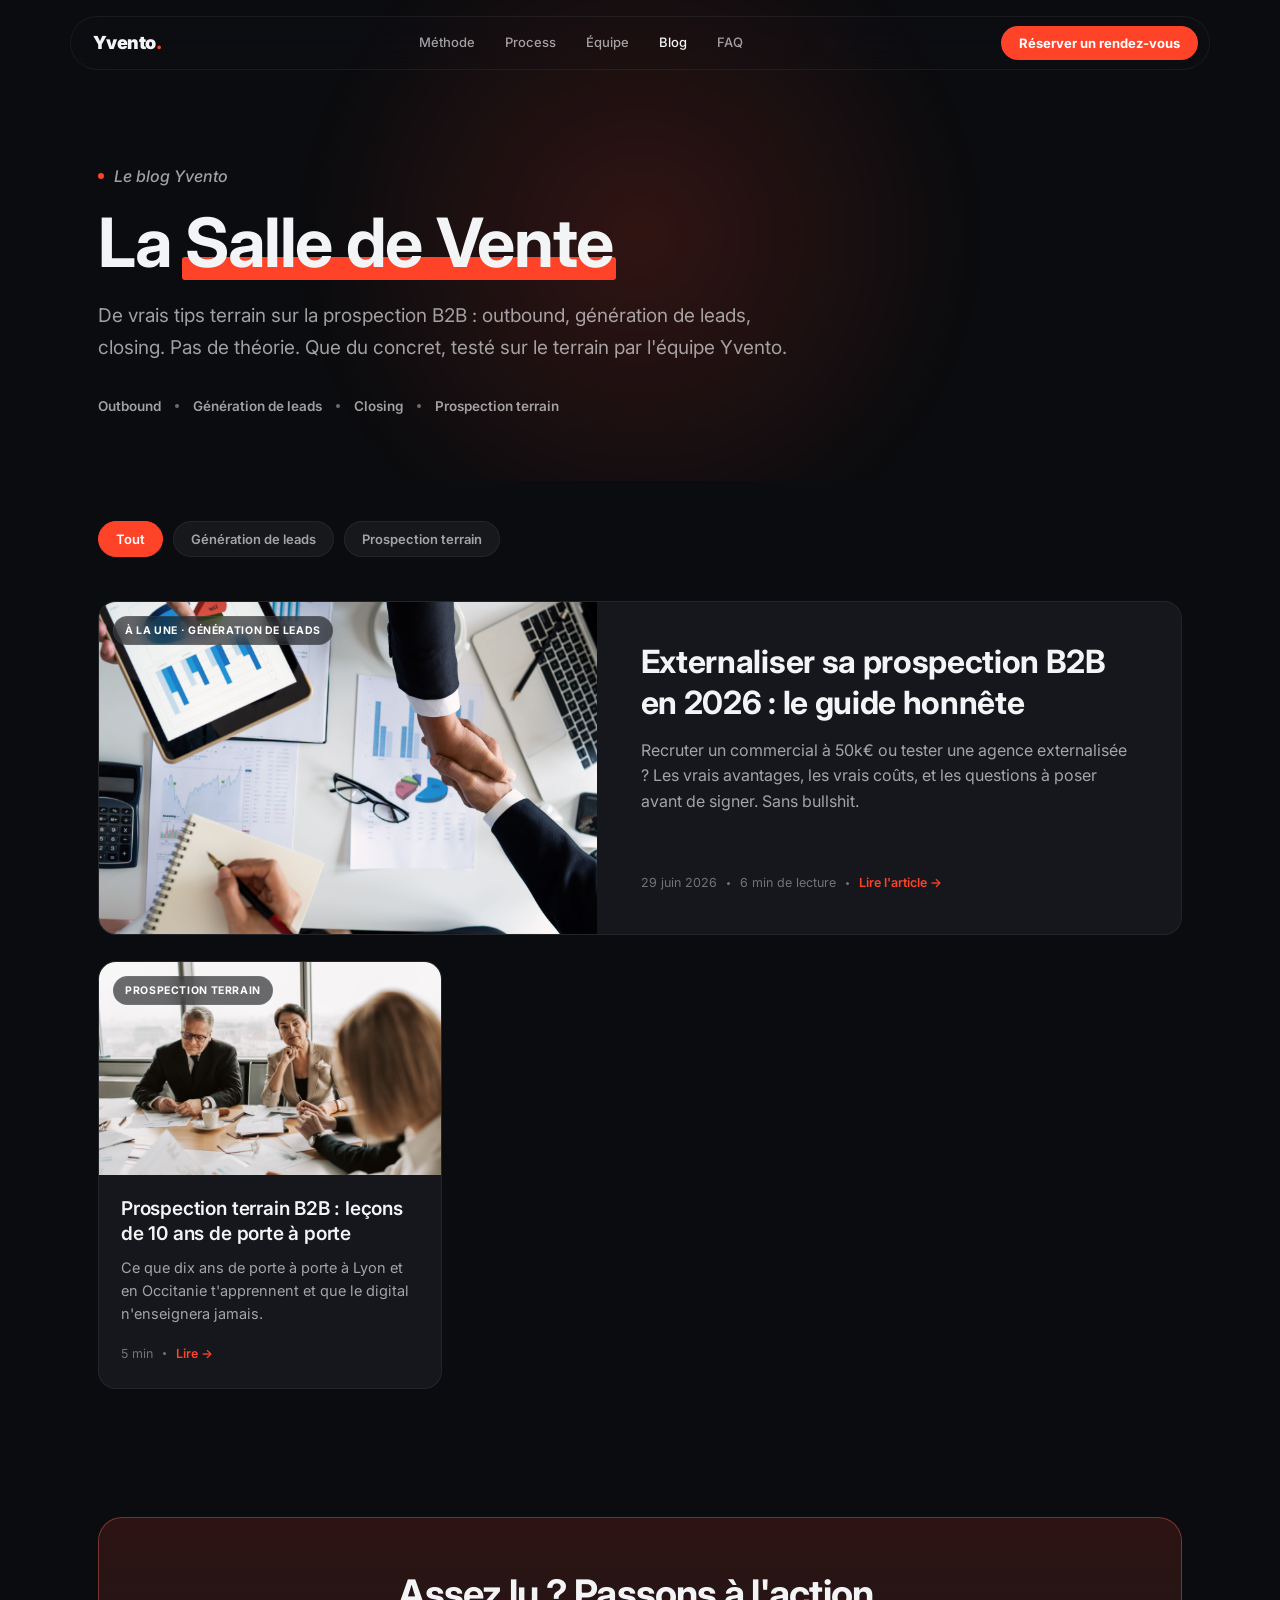
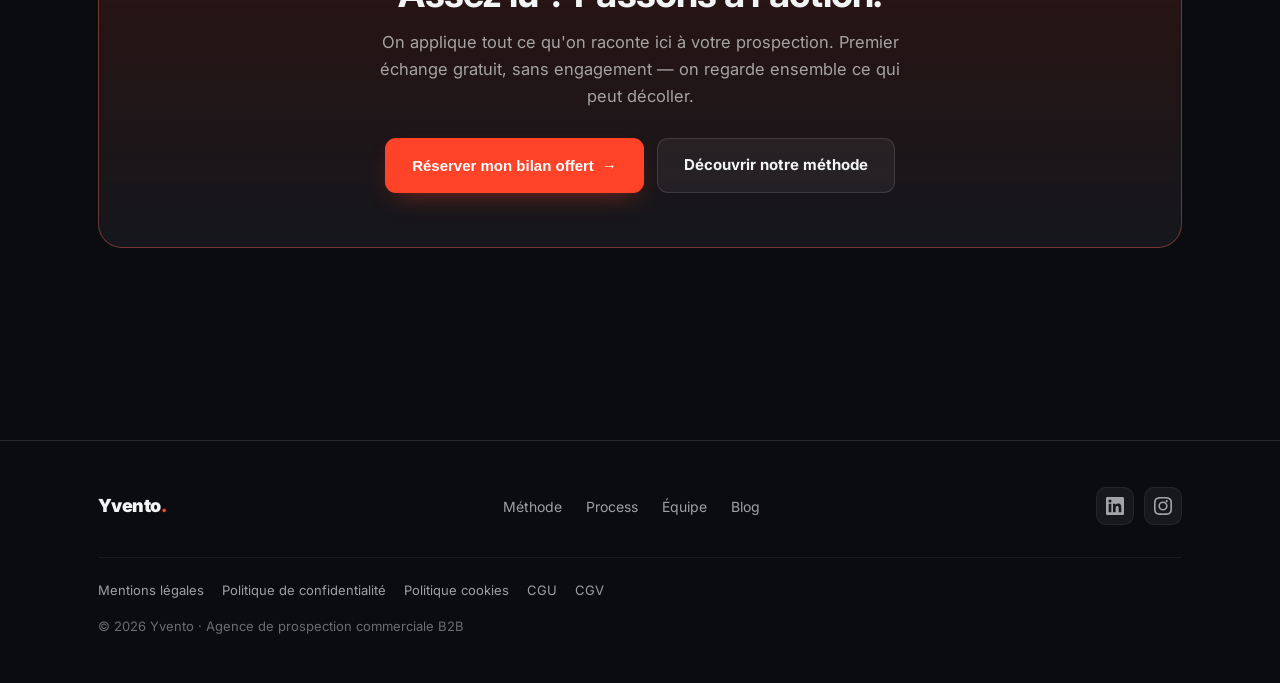
<file: blog/index.html>
<!DOCTYPE html>
<html lang="fr" class="no-js">
<head>
<meta charset="UTF-8">
<script>document.documentElement.classList.remove('no-js');</script>
<meta name="viewport" content="width=device-width, initial-scale=1.0">
<link rel="icon" type="image/png" href="../assets/favicon.png">

<!-- ════════ SEO ════════ -->
<title>Blog prospection B2B | Yvento – La Salle de Vente</title>
<meta name="description" content="Ici, de vrais tips terrain sur la prospection B2B : outbound, génération de leads, closing. Pas de théorie. Que du concret. Par l'équipe Yvento.">
<meta name="robots" content="index, follow, max-image-preview:large">
<meta name="author" content="Yvento">
<link rel="canonical" href="https://yvento.fr/blog">

<meta property="og:type" content="website">
<meta property="og:title" content="Blog prospection B2B | Yvento – La Salle de Vente">
<meta property="og:description" content="De vrais tips terrain sur la prospection B2B : outbound, génération de leads, closing. Pas de théorie, que du concret.">
<meta property="og:url" content="https://yvento.fr/blog">
<meta property="og:image" content="https://yvento.fr/assets/favicon.png">
<meta name="twitter:card" content="summary_large_image">

<link rel="preconnect" href="https://fonts.googleapis.com">
<link rel="preconnect" href="https://fonts.gstatic.com" crossorigin>
<link href="https://fonts.googleapis.com/css2?family=Inter:ital,opsz,wght@0,14..32,400;0,14..32,500;0,14..32,600;0,14..32,700;0,14..32,800;0,14..32,900;1,14..32,400;1,14..32,500;1,14..32,600&display=swap" rel="stylesheet">
<link rel="stylesheet" href="../assets/blog.css">

<!-- ════════ Données structurées ════════ -->
<script type="application/ld+json">
{
  "@context": "https://schema.org",
  "@type": "Blog",
  "name": "La Salle de Vente",
  "alternateName": "Blog Yvento",
  "url": "https://yvento.fr/blog",
  "description": "De vrais tips terrain sur la prospection B2B : outbound, génération de leads, closing. Par l'équipe Yvento.",
  "inLanguage": "fr-FR",
  "publisher": {
    "@type": "Organization",
    "name": "Yvento",
    "url": "https://yvento.fr",
    "logo": "https://yvento.fr/assets/favicon.png"
  }
}
</script>
<script type="application/ld+json">
{
  "@context": "https://schema.org",
  "@type": "BreadcrumbList",
  "itemListElement": [
    { "@type": "ListItem", "position": 1, "name": "Accueil", "item": "https://yvento.fr/" },
    { "@type": "ListItem", "position": 2, "name": "La Salle de Vente", "item": "https://yvento.fr/blog" }
  ]
}
</script>
</head>
<body>

<!-- ════════ NAV ════════ -->
<nav id="mainNav">
  <div class="nav-inner">
    <a href="../index.html#top" class="nav-logo"><span class="nav-logo-text">Yvento<span class="pt">.</span></span></a>
    <div class="nav-links">
      <a href="../index.html#methode">Méthode</a>
      <a href="../index.html#process">Process</a>
      <a href="../index.html#equipe">Équipe</a>
      <a href="index.html" class="is-active">Blog</a>
      <a href="../index.html#faq">FAQ</a>
    </div>
    <button class="btn-filled-sm js-book" type="button">Réserver un rendez-vous</button>
  </div>
</nav>

<!-- ════════ HERO ════════ -->
<header class="bhero">
  <div class="wrap">
    <div class="bhero__text">
      <div class="eyebrow reveal">Le blog Yvento</div>
      <h1 class="reveal d1">La <span class="hl">Salle de Vente</span></h1>
      <p class="bhero__sub reveal d2">De vrais tips terrain sur la prospection B2B : outbound, génération de leads, closing. Pas de théorie. Que du concret, testé sur le terrain par l'équipe Yvento.</p>
      <div class="bhero__meta reveal d3">
        <span><b>Outbound</b></span><span class="dot"></span>
        <span><b>Génération de leads</b></span><span class="dot"></span>
        <span><b>Closing</b></span><span class="dot"></span>
        <span><b>Prospection terrain</b></span>
      </div>
    </div>
  </div>
</header>

<!-- ════════ ARTICLES ════════ -->
<main>
<section style="padding-top:40px">
  <div class="wrap">

    <!-- Filtres catégories (filtrage JS sur data-cat) -->
    <div class="cats reveal" role="tablist" aria-label="Filtrer par catégorie">
      <button class="cat is-active" data-filter="all" type="button">Tout</button>
      <button class="cat" data-filter="leads" type="button">Génération de leads</button>
      <button class="cat" data-filter="terrain" type="button">Prospection terrain</button>
    </div>

    <!-- Grille d'articles -->
    <div class="posts" id="postGrid">

      <!-- ░░ Article à la une ░░ -->
      <a class="pcard pcard--feat reveal" href="externaliser-prospection-b2b-2026.html" data-cat="leads">
        <div class="pcard__media">
          <span class="pcard__cat">À la une · Génération de leads</span>
          <img src="../assets/blog-externalisation.jpg" alt="Poignée de main entre dirigeants au-dessus de graphiques de performance commerciale" loading="lazy">
        </div>
        <div class="pcard__body">
          <h2 class="pcard__title">Externaliser sa prospection B2B en 2026 : le guide honnête</h2>
          <p class="pcard__excerpt">Recruter un commercial à 50k€ ou tester une agence externalisée ? Les vrais avantages, les vrais coûts, et les questions à poser avant de signer. Sans bullshit.</p>
          <div class="pcard__foot">
            <span>29 juin 2026</span><span class="dot"></span>
            <span>6 min de lecture</span><span class="dot"></span>
            <span class="pcard__more">Lire l'article →</span>
          </div>
        </div>
      </a>

      <!-- ░░ Articles ░░ -->
      <a class="pcard reveal d1" href="prospection-terrain-b2b-porte-a-porte.html" data-cat="terrain">
        <div class="pcard__media">
          <span class="pcard__cat">Prospection terrain</span>
          <img src="../assets/blog-terrain.jpg" alt="Réunion commerciale en face-à-face autour d'une table de négociation" loading="lazy">
        </div>
        <div class="pcard__body">
          <h3 class="pcard__title">Prospection terrain B2B : leçons de 10 ans de porte à porte</h3>
          <p class="pcard__excerpt">Ce que dix ans de porte à porte à Lyon et en Occitanie t'apprennent et que le digital n'enseignera jamais.</p>
          <div class="pcard__foot"><span>5 min</span><span class="dot"></span><span class="pcard__more">Lire →</span></div>
        </div>
      </a>

    </div>

    <p id="emptyState" style="display:none;text-align:center;color:var(--tx-3);padding:40px 0">Aucun article dans cette catégorie pour le moment.</p>
  </div>
</section>

<!-- ════════ CTA ════════ -->
<section style="padding-top:24px">
  <div class="wrap bcta">
    <div class="bcta__box reveal">
      <h2>Assez lu&nbsp;? Passons à l'action.</h2>
      <p>On applique tout ce qu'on raconte ici à votre prospection. Premier échange gratuit, sans engagement — on regarde ensemble ce qui peut décoller.</p>
      <div class="bcta__actions">
        <button class="btn btn--accent js-book" type="button">Réserver mon bilan offert <span class="arrow">→</span></button>
        <a href="../index.html#methode" class="btn btn--ghost">Découvrir notre méthode</a>
      </div>
    </div>
  </div>
</section>
</main>

<!-- ════════ FOOTER ════════ -->
<footer class="foot">
  <div class="wrap foot__in">
    <a href="../index.html#top" class="brand">Yvento<span class="pt">.</span></a>
    <div class="foot__links">
      <a href="../index.html#methode">Méthode</a>
      <a href="../index.html#process">Process</a>
      <a href="../index.html#equipe">Équipe</a>
      <a href="index.html">Blog</a>
    </div>
    <div class="foot__social">
      <a href="https://www.linkedin.com/company/yvento/?viewAsMember=true" target="_blank" rel="noopener" aria-label="Yvento sur LinkedIn"><svg viewBox="0 0 24 24" fill="currentColor"><path d="M20.45 20.45h-3.56v-5.57c0-1.33-.03-3.04-1.85-3.04-1.85 0-2.14 1.45-2.14 2.94v5.67H9.34V9h3.42v1.56h.05c.48-.9 1.64-1.85 3.37-1.85 3.6 0 4.27 2.37 4.27 5.45v6.29zM5.34 7.43a2.06 2.06 0 1 1 0-4.13 2.06 2.06 0 0 1 0 4.13zM7.12 20.45H3.56V9h3.56v11.45zM22.22 0H1.77C.79 0 0 .77 0 1.72v20.56C0 23.23.79 24 1.77 24h20.45c.98 0 1.78-.77 1.78-1.72V1.72C24 .77 23.2 0 22.22 0z"/></svg></a>
      <a href="https://www.instagram.com/yvento.fr/" target="_blank" rel="noopener" aria-label="Yvento sur Instagram"><svg viewBox="0 0 24 24" fill="currentColor"><path d="M12 2.16c3.2 0 3.58.01 4.85.07 1.17.05 1.8.25 2.23.41.56.22.96.48 1.38.9.42.42.68.82.9 1.38.16.43.36 1.06.41 2.23.06 1.27.07 1.65.07 4.85s-.01 3.58-.07 4.85c-.05 1.17-.25 1.8-.41 2.23-.22.56-.48.96-.9 1.38-.42.42-.82.68-1.38.9-.43.16-1.06.36-2.23.41-1.27.06-1.65.07-4.85.07s-3.58-.01-4.85-.07c-1.17-.05-1.8-.25-2.23-.41a3.7 3.7 0 0 1-1.38-.9 3.7 3.7 0 0 1-.9-1.38c-.16-.43-.36-1.06-.41-2.23-.06-1.27-.07-1.65-.07-4.85s.01-3.58.07-4.85c.05-1.17.25-1.8.41-2.23.22-.56.48-.96.9-1.38.42-.42.82-.68 1.38-.9.43-.16 1.06-.36 2.23-.41C8.42 2.17 8.8 2.16 12 2.16zM12 0C8.74 0 8.33.01 7.05.07 5.78.13 4.9.33 4.14.63c-.79.3-1.46.72-2.12 1.38C1.35 2.68.94 3.35.63 4.14.33 4.9.13 5.78.07 7.05.01 8.33 0 8.74 0 12s.01 3.67.07 4.95c.06 1.27.26 2.15.56 2.91.3.79.72 1.46 1.38 2.12.66.66 1.33 1.08 2.12 1.38.76.3 1.64.5 2.91.56C8.33 23.99 8.74 24 12 24s3.67-.01 4.95-.07c1.27-.06 2.15-.26 2.91-.56.79-.3 1.46-.72 2.12-1.38.66-.66 1.08-1.33 1.38-2.12.3-.76.5-1.64.56-2.91.06-1.28.07-1.69.07-4.95s-.01-3.67-.07-4.95c-.06-1.27-.26-2.15-.56-2.91-.3-.79-.72-1.46-1.38-2.12-.66-.66-1.33-1.08-2.12-1.38-.76-.3-1.64-.5-2.91-.56C15.67.01 15.26 0 12 0zm0 5.84A6.16 6.16 0 1 0 18.16 12 6.16 6.16 0 0 0 12 5.84zM12 16a4 4 0 1 1 4-4 4 4 0 0 1-4 4zm6.41-10.4a1.44 1.44 0 1 1-1.44-1.44 1.44 1.44 0 0 1 1.44 1.44z"/></svg></a>
    </div>
    <div class="foot__copy">
      <div class="foot__legal">
        <a href="../mentions-legales.html">Mentions légales</a>
        <a href="../confidentialite.html">Politique de confidentialité</a>
        <a href="../cookies.html">Politique cookies</a>
        <a href="../cgu.html">CGU</a>
        <a href="../cgv.html">CGV</a>
      </div>
      <div>© 2026 Yvento · Agence de prospection commerciale B2B</div>
    </div>
  </div>
</footer>

<script>
/* ── Nav : compactage au scroll ── */
const nav=document.getElementById('mainNav');
let ticking=false;
function onScroll(){if(!ticking){requestAnimationFrame(()=>{nav.classList.toggle('scrolled',scrollY>40);ticking=false;});ticking=true;}}
onScroll();addEventListener('scroll',onScroll,{passive:true});

/* ── Reveal au scroll ── */
const io=new IntersectionObserver((es)=>{es.forEach(e=>{if(e.isIntersecting){e.target.classList.add('in');io.unobserve(e.target);}});},{threshold:0.12,rootMargin:'0px 0px -8% 0px'});
document.querySelectorAll('.reveal').forEach(el=>io.observe(el));
setTimeout(()=>{document.querySelectorAll('.reveal:not(.in)').forEach(el=>el.classList.add('in'));},2600);

/* ── Filtres catégories ── */
const cats=document.querySelectorAll('.cat'),cards=document.querySelectorAll('#postGrid .pcard'),empty=document.getElementById('emptyState');
cats.forEach(btn=>btn.addEventListener('click',()=>{
  cats.forEach(b=>b.classList.remove('is-active'));btn.classList.add('is-active');
  const f=btn.dataset.filter;let shown=0;
  cards.forEach(c=>{const ok=(f==='all'||c.dataset.cat===f);c.style.display=ok?'':'none';if(ok)shown++;});
  empty.style.display=shown?'none':'block';
}));

/* ── Réservation (popup Calendly, identique à la home) ── */
const CALENDLY_URL="https://calendly.com/yvento/30min";
let cReady=false;
function loadCalendly(){return new Promise(res=>{
  if(cReady&&window.Calendly)return res();
  if(!document.querySelector('link[data-calendly]')){const l=document.createElement('link');l.rel='stylesheet';l.href='https://assets.calendly.com/assets/external/widget.css';l.setAttribute('data-calendly','');document.head.appendChild(l);}
  const s=document.createElement('script');s.src='https://assets.calendly.com/assets/external/widget.js';s.async=true;s.onload=()=>{cReady=true;res();};document.body.appendChild(s);
});}
async function bookCalendly(){await loadCalendly();window.Calendly.initPopupWidget({url:CALENDLY_URL});}
document.querySelectorAll('.js-book').forEach(b=>b.addEventListener('click',()=>bookCalendly()));
</script>
</body>
</html>
</file>
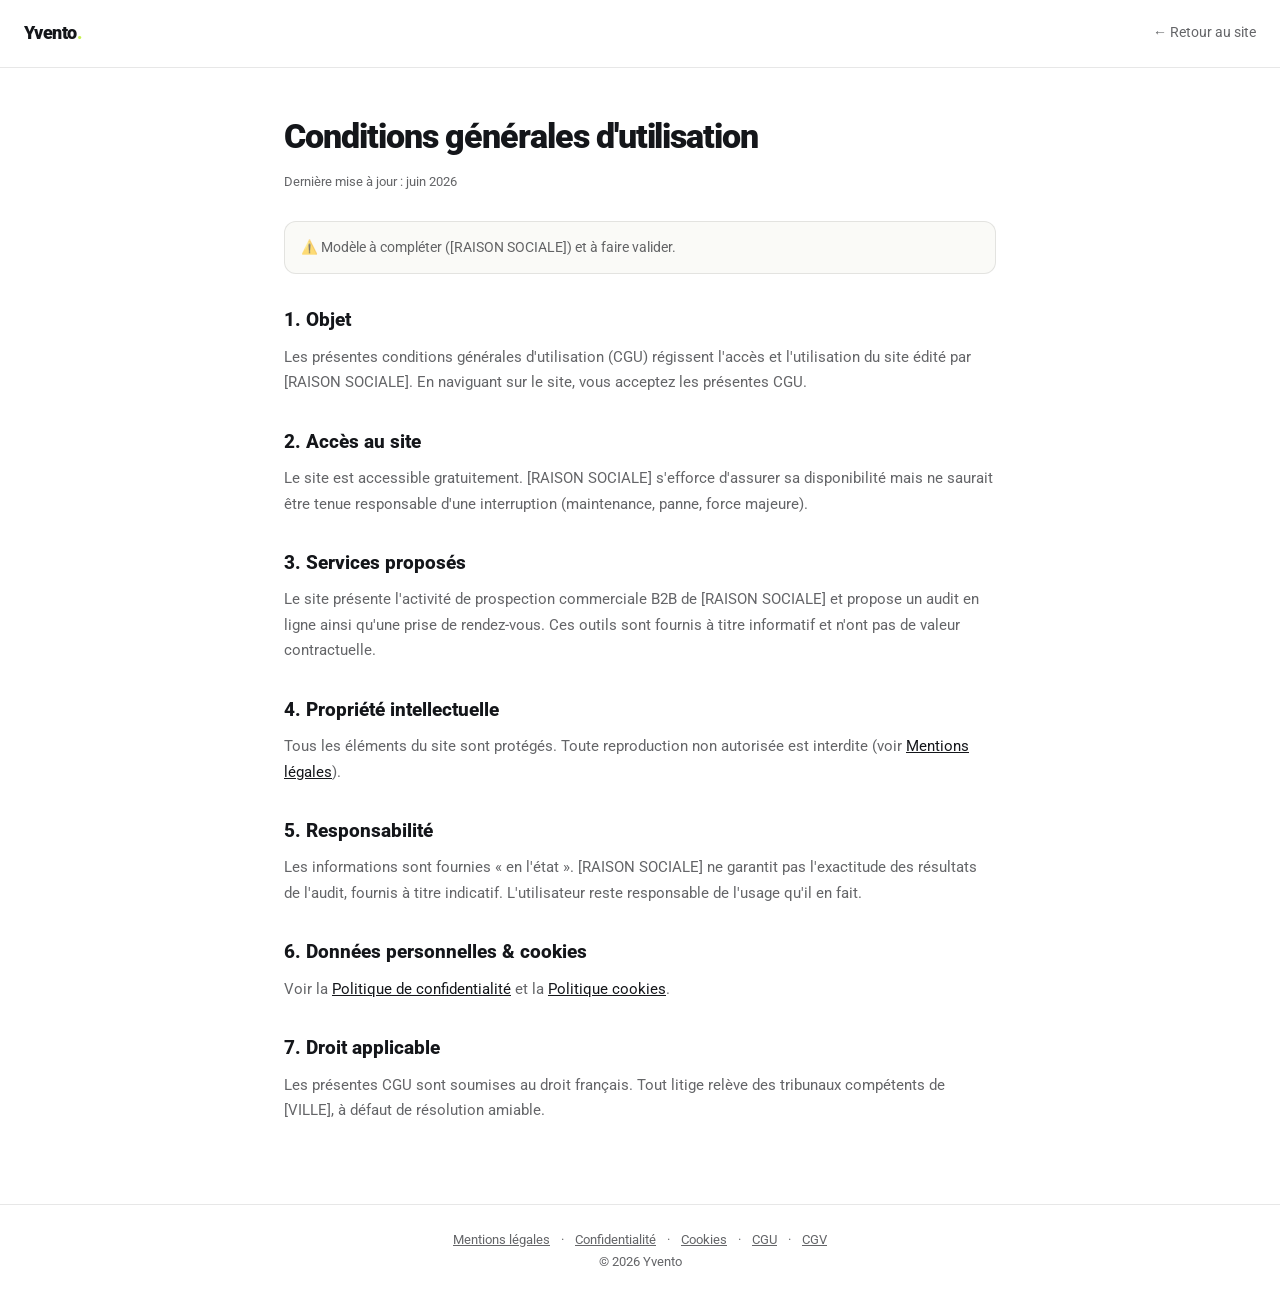
<file: cgu.html>
<!DOCTYPE html>
<html lang="fr">
<head>
<meta charset="UTF-8"><meta name="viewport" content="width=device-width, initial-scale=1.0">
<title>Conditions générales d'utilisation — Yvento</title>
<meta name="robots" content="noindex">
<link rel="icon" type="image/png" href="assets/favicon.png">
<link href="https://fonts.googleapis.com/css2?family=Roboto:wght@400;500;700;900&display=swap" rel="stylesheet">
<style>
:root{--ink:#14161A;--tx2:rgba(20,22,26,.66);--line:rgba(20,22,26,.1);--lime:#C6F24E}
*{margin:0;box-sizing:border-box}
body{font-family:'Roboto',-apple-system,BlinkMacSystemFont,sans-serif;color:var(--ink);line-height:1.7;background:#fff;-webkit-font-smoothing:antialiased}
.top{display:flex;justify-content:space-between;align-items:center;padding:18px 24px;border-bottom:1px solid var(--line)}
.logo{font-weight:900;font-size:18px;letter-spacing:-.03em;text-decoration:none;color:var(--ink)}.logo .pt{color:var(--lime)}
.back{font-size:14px;color:var(--tx2);text-decoration:none}.back:hover{color:var(--ink)}
.wrap{max-width:760px;margin:0 auto;padding:40px 24px 80px}
h1{font-size:clamp(28px,5vw,34px);font-weight:900;letter-spacing:-.03em;margin-bottom:6px}
.upd{color:var(--tx2);font-size:13px;margin-bottom:28px}
h2{font-size:19px;font-weight:800;margin:30px 0 8px}
p,li{color:var(--tx2);font-size:15px}a{color:var(--ink)}ul{margin:8px 0 8px 20px}
.note{background:#FAFAF7;border:1px solid var(--line);border-radius:12px;padding:14px 16px;font-size:13.5px;color:var(--tx2);margin:18px 0}
.legalfoot{border-top:1px solid var(--line);padding:24px;text-align:center;color:var(--tx2);font-size:13px}
.legalfoot a{color:var(--tx2);margin:0 8px}
</style>
</head>
<body>
<header class="top"><a class="logo" href="index.html">Yvento<span class="pt">.</span></a><a class="back" href="index.html">← Retour au site</a></header>
<main class="wrap">
  <h1>Conditions générales d'utilisation</h1>
  <p class="upd">Dernière mise à jour : juin 2026</p>
  <div class="note">⚠️ Modèle à compléter ([RAISON SOCIALE]) et à faire valider.</div>

  <h2>1. Objet</h2>
  <p>Les présentes conditions générales d'utilisation (CGU) régissent l'accès et l'utilisation du site édité par [RAISON SOCIALE]. En naviguant sur le site, vous acceptez les présentes CGU.</p>

  <h2>2. Accès au site</h2>
  <p>Le site est accessible gratuitement. [RAISON SOCIALE] s'efforce d'assurer sa disponibilité mais ne saurait être tenue responsable d'une interruption (maintenance, panne, force majeure).</p>

  <h2>3. Services proposés</h2>
  <p>Le site présente l'activité de prospection commerciale B2B de [RAISON SOCIALE] et propose un audit en ligne ainsi qu'une prise de rendez-vous. Ces outils sont fournis à titre informatif et n'ont pas de valeur contractuelle.</p>

  <h2>4. Propriété intellectuelle</h2>
  <p>Tous les éléments du site sont protégés. Toute reproduction non autorisée est interdite (voir <a href="mentions-legales.html">Mentions légales</a>).</p>

  <h2>5. Responsabilité</h2>
  <p>Les informations sont fournies « en l'état ». [RAISON SOCIALE] ne garantit pas l'exactitude des résultats de l'audit, fournis à titre indicatif. L'utilisateur reste responsable de l'usage qu'il en fait.</p>

  <h2>6. Données personnelles &amp; cookies</h2>
  <p>Voir la <a href="confidentialite.html">Politique de confidentialité</a> et la <a href="cookies.html">Politique cookies</a>.</p>

  <h2>7. Droit applicable</h2>
  <p>Les présentes CGU sont soumises au droit français. Tout litige relève des tribunaux compétents de [VILLE], à défaut de résolution amiable.</p>
</main>
<footer class="legalfoot">
  <a href="mentions-legales.html">Mentions légales</a> · <a href="confidentialite.html">Confidentialité</a> · <a href="cookies.html">Cookies</a> · <a href="cgu.html">CGU</a> · <a href="cgv.html">CGV</a><br>
  © 2026 Yvento
</footer>
</body>
</html>
</file>
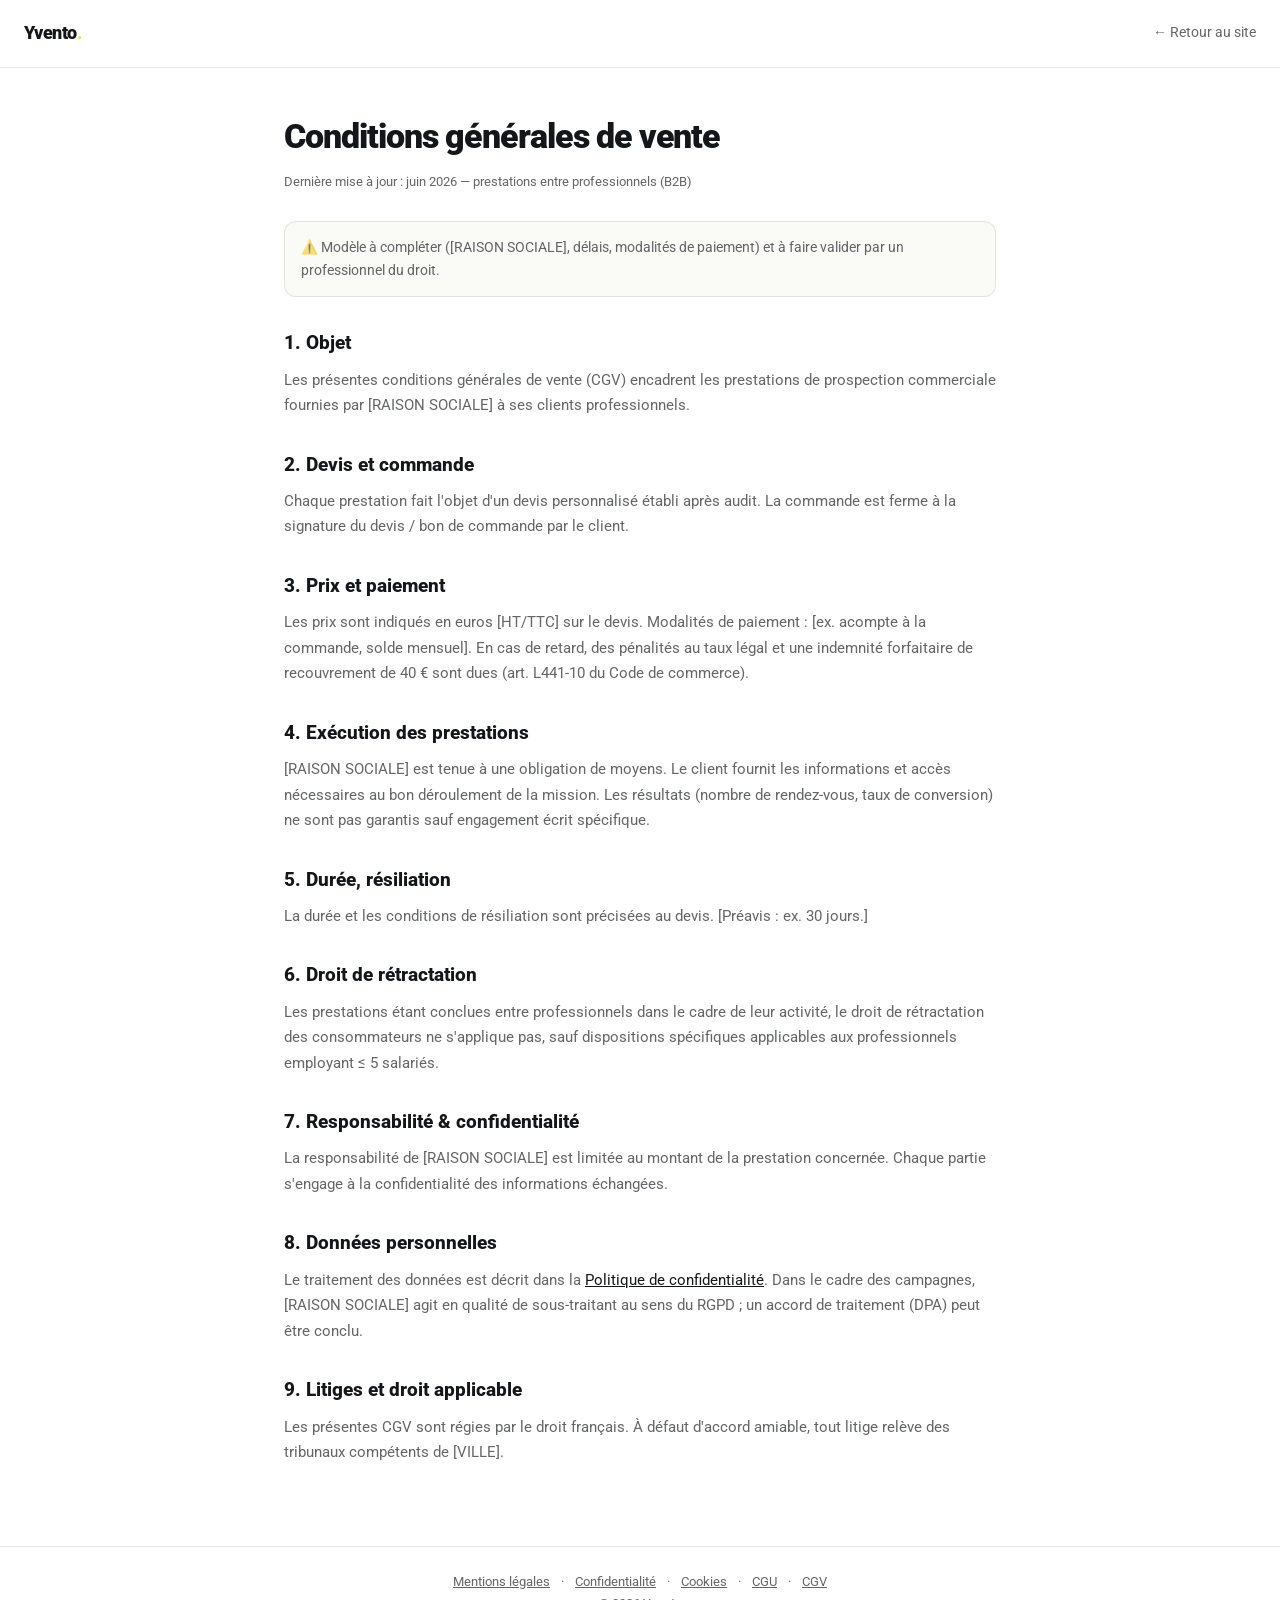
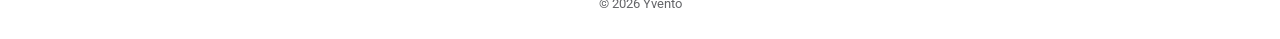
<file: cgv.html>
<!DOCTYPE html>
<html lang="fr">
<head>
<meta charset="UTF-8"><meta name="viewport" content="width=device-width, initial-scale=1.0">
<title>Conditions générales de vente — Yvento</title>
<meta name="robots" content="noindex">
<link rel="icon" type="image/png" href="assets/favicon.png">
<link href="https://fonts.googleapis.com/css2?family=Roboto:wght@400;500;700;900&display=swap" rel="stylesheet">
<style>
:root{--ink:#14161A;--tx2:rgba(20,22,26,.66);--line:rgba(20,22,26,.1);--lime:#C6F24E}
*{margin:0;box-sizing:border-box}
body{font-family:'Roboto',-apple-system,BlinkMacSystemFont,sans-serif;color:var(--ink);line-height:1.7;background:#fff;-webkit-font-smoothing:antialiased}
.top{display:flex;justify-content:space-between;align-items:center;padding:18px 24px;border-bottom:1px solid var(--line)}
.logo{font-weight:900;font-size:18px;letter-spacing:-.03em;text-decoration:none;color:var(--ink)}.logo .pt{color:var(--lime)}
.back{font-size:14px;color:var(--tx2);text-decoration:none}.back:hover{color:var(--ink)}
.wrap{max-width:760px;margin:0 auto;padding:40px 24px 80px}
h1{font-size:clamp(28px,5vw,34px);font-weight:900;letter-spacing:-.03em;margin-bottom:6px}
.upd{color:var(--tx2);font-size:13px;margin-bottom:28px}
h2{font-size:19px;font-weight:800;margin:30px 0 8px}
p,li{color:var(--tx2);font-size:15px}a{color:var(--ink)}ul{margin:8px 0 8px 20px}
.note{background:#FAFAF7;border:1px solid var(--line);border-radius:12px;padding:14px 16px;font-size:13.5px;color:var(--tx2);margin:18px 0}
.legalfoot{border-top:1px solid var(--line);padding:24px;text-align:center;color:var(--tx2);font-size:13px}
.legalfoot a{color:var(--tx2);margin:0 8px}
</style>
</head>
<body>
<header class="top"><a class="logo" href="index.html">Yvento<span class="pt">.</span></a><a class="back" href="index.html">← Retour au site</a></header>
<main class="wrap">
  <h1>Conditions générales de vente</h1>
  <p class="upd">Dernière mise à jour : juin 2026 — prestations entre professionnels (B2B)</p>
  <div class="note">⚠️ Modèle à compléter ([RAISON SOCIALE], délais, modalités de paiement) et à faire valider par un professionnel du droit.</div>

  <h2>1. Objet</h2>
  <p>Les présentes conditions générales de vente (CGV) encadrent les prestations de prospection commerciale fournies par [RAISON SOCIALE] à ses clients professionnels.</p>

  <h2>2. Devis et commande</h2>
  <p>Chaque prestation fait l'objet d'un devis personnalisé établi après audit. La commande est ferme à la signature du devis / bon de commande par le client.</p>

  <h2>3. Prix et paiement</h2>
  <p>Les prix sont indiqués en euros [HT/TTC] sur le devis. Modalités de paiement : [ex. acompte à la commande, solde mensuel]. En cas de retard, des pénalités au taux légal et une indemnité forfaitaire de recouvrement de 40 € sont dues (art. L441-10 du Code de commerce).</p>

  <h2>4. Exécution des prestations</h2>
  <p>[RAISON SOCIALE] est tenue à une obligation de moyens. Le client fournit les informations et accès nécessaires au bon déroulement de la mission. Les résultats (nombre de rendez-vous, taux de conversion) ne sont pas garantis sauf engagement écrit spécifique.</p>

  <h2>5. Durée, résiliation</h2>
  <p>La durée et les conditions de résiliation sont précisées au devis. [Préavis : ex. 30 jours.]</p>

  <h2>6. Droit de rétractation</h2>
  <p>Les prestations étant conclues entre professionnels dans le cadre de leur activité, le droit de rétractation des consommateurs ne s'applique pas, sauf dispositions spécifiques applicables aux professionnels employant ≤ 5 salariés.</p>

  <h2>7. Responsabilité &amp; confidentialité</h2>
  <p>La responsabilité de [RAISON SOCIALE] est limitée au montant de la prestation concernée. Chaque partie s'engage à la confidentialité des informations échangées.</p>

  <h2>8. Données personnelles</h2>
  <p>Le traitement des données est décrit dans la <a href="confidentialite.html">Politique de confidentialité</a>. Dans le cadre des campagnes, [RAISON SOCIALE] agit en qualité de sous-traitant au sens du RGPD ; un accord de traitement (DPA) peut être conclu.</p>

  <h2>9. Litiges et droit applicable</h2>
  <p>Les présentes CGV sont régies par le droit français. À défaut d'accord amiable, tout litige relève des tribunaux compétents de [VILLE].</p>
</main>
<footer class="legalfoot">
  <a href="mentions-legales.html">Mentions légales</a> · <a href="confidentialite.html">Confidentialité</a> · <a href="cookies.html">Cookies</a> · <a href="cgu.html">CGU</a> · <a href="cgv.html">CGV</a><br>
  © 2026 Yvento
</footer>
</body>
</html>
</file>
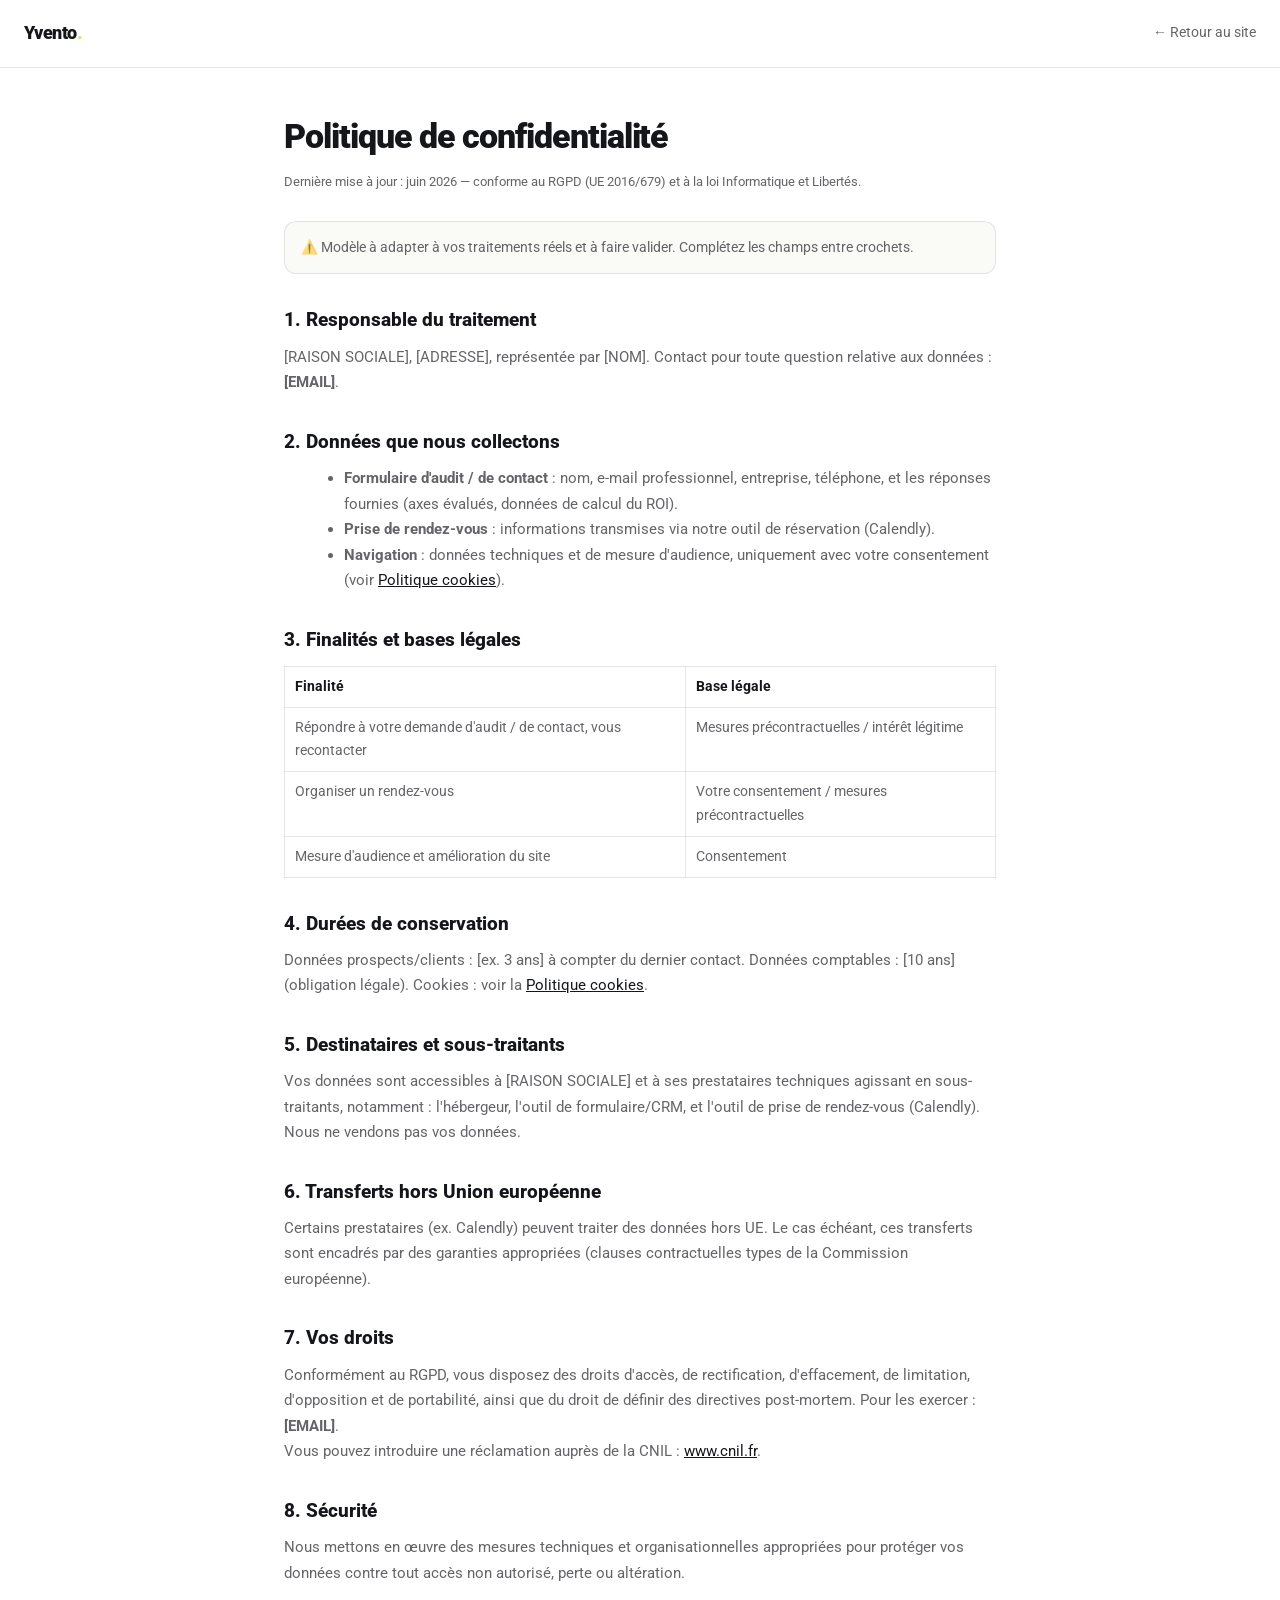
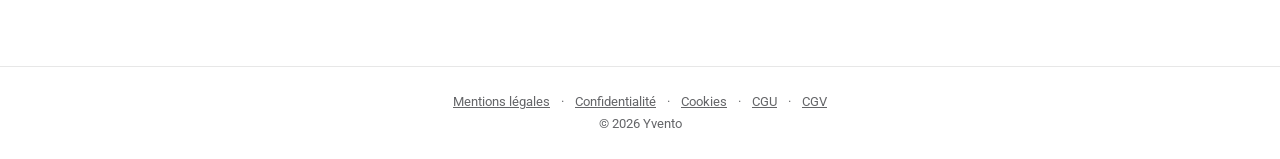
<file: confidentialite.html>
<!DOCTYPE html>
<html lang="fr">
<head>
<meta charset="UTF-8"><meta name="viewport" content="width=device-width, initial-scale=1.0">
<title>Politique de confidentialité — Yvento</title>
<meta name="robots" content="noindex">
<link rel="icon" type="image/png" href="assets/favicon.png">
<link href="https://fonts.googleapis.com/css2?family=Roboto:wght@400;500;700;900&display=swap" rel="stylesheet">
<style>
:root{--ink:#14161A;--tx2:rgba(20,22,26,.66);--line:rgba(20,22,26,.1);--lime:#C6F24E}
*{margin:0;box-sizing:border-box}
body{font-family:'Roboto',-apple-system,BlinkMacSystemFont,sans-serif;color:var(--ink);line-height:1.7;background:#fff;-webkit-font-smoothing:antialiased}
.top{display:flex;justify-content:space-between;align-items:center;padding:18px 24px;border-bottom:1px solid var(--line)}
.logo{font-weight:900;font-size:18px;letter-spacing:-.03em;text-decoration:none;color:var(--ink)}.logo .pt{color:var(--lime)}
.back{font-size:14px;color:var(--tx2);text-decoration:none}.back:hover{color:var(--ink)}
.wrap{max-width:760px;margin:0 auto;padding:40px 24px 80px}
h1{font-size:clamp(28px,5vw,34px);font-weight:900;letter-spacing:-.03em;margin-bottom:6px}
.upd{color:var(--tx2);font-size:13px;margin-bottom:28px}
h2{font-size:19px;font-weight:800;margin:30px 0 8px}
p,li{color:var(--tx2);font-size:15px}
a{color:var(--ink)}
ul{margin:8px 0 8px 20px}
table{width:100%;border-collapse:collapse;margin:10px 0;font-size:14px}
th,td{border:1px solid var(--line);padding:8px 10px;text-align:left;color:var(--tx2);vertical-align:top}
th{color:var(--ink);font-weight:700}
.note{background:#FAFAF7;border:1px solid var(--line);border-radius:12px;padding:14px 16px;font-size:13.5px;color:var(--tx2);margin:18px 0}
.legalfoot{border-top:1px solid var(--line);padding:24px;text-align:center;color:var(--tx2);font-size:13px}
.legalfoot a{color:var(--tx2);margin:0 8px}
</style>
</head>
<body>
<header class="top"><a class="logo" href="index.html">Yvento<span class="pt">.</span></a><a class="back" href="index.html">← Retour au site</a></header>
<main class="wrap">
  <h1>Politique de confidentialité</h1>
  <p class="upd">Dernière mise à jour : juin 2026 — conforme au RGPD (UE 2016/679) et à la loi Informatique et Libertés.</p>
  <div class="note">⚠️ Modèle à adapter à vos traitements réels et à faire valider. Complétez les champs entre crochets.</div>

  <h2>1. Responsable du traitement</h2>
  <p>[RAISON SOCIALE], [ADRESSE], représentée par [NOM]. Contact pour toute question relative aux données : <b>[EMAIL]</b>.</p>

  <h2>2. Données que nous collectons</h2>
  <ul>
    <li><b>Formulaire d'audit / de contact</b> : nom, e-mail professionnel, entreprise, téléphone, et les réponses fournies (axes évalués, données de calcul du ROI).</li>
    <li><b>Prise de rendez-vous</b> : informations transmises via notre outil de réservation (Calendly).</li>
    <li><b>Navigation</b> : données techniques et de mesure d'audience, uniquement avec votre consentement (voir <a href="cookies.html">Politique cookies</a>).</li>
  </ul>

  <h2>3. Finalités et bases légales</h2>
  <table>
    <tr><th>Finalité</th><th>Base légale</th></tr>
    <tr><td>Répondre à votre demande d'audit / de contact, vous recontacter</td><td>Mesures précontractuelles / intérêt légitime</td></tr>
    <tr><td>Organiser un rendez-vous</td><td>Votre consentement / mesures précontractuelles</td></tr>
    <tr><td>Mesure d'audience et amélioration du site</td><td>Consentement</td></tr>
  </table>

  <h2>4. Durées de conservation</h2>
  <p>Données prospects/clients : [ex. 3 ans] à compter du dernier contact. Données comptables : [10 ans] (obligation légale). Cookies : voir la <a href="cookies.html">Politique cookies</a>.</p>

  <h2>5. Destinataires et sous-traitants</h2>
  <p>Vos données sont accessibles à [RAISON SOCIALE] et à ses prestataires techniques agissant en sous-traitants, notamment : l'hébergeur, l'outil de formulaire/CRM, et l'outil de prise de rendez-vous (Calendly). Nous ne vendons pas vos données.</p>

  <h2>6. Transferts hors Union européenne</h2>
  <p>Certains prestataires (ex. Calendly) peuvent traiter des données hors UE. Le cas échéant, ces transferts sont encadrés par des garanties appropriées (clauses contractuelles types de la Commission européenne).</p>

  <h2>7. Vos droits</h2>
  <p>Conformément au RGPD, vous disposez des droits d'accès, de rectification, d'effacement, de limitation, d'opposition et de portabilité, ainsi que du droit de définir des directives post-mortem. Pour les exercer : <b>[EMAIL]</b>.</p>
  <p>Vous pouvez introduire une réclamation auprès de la CNIL : <a href="https://www.cnil.fr" target="_blank" rel="noopener">www.cnil.fr</a>.</p>

  <h2>8. Sécurité</h2>
  <p>Nous mettons en œuvre des mesures techniques et organisationnelles appropriées pour protéger vos données contre tout accès non autorisé, perte ou altération.</p>
</main>
<footer class="legalfoot">
  <a href="mentions-legales.html">Mentions légales</a> · <a href="confidentialite.html">Confidentialité</a> · <a href="cookies.html">Cookies</a> · <a href="cgu.html">CGU</a> · <a href="cgv.html">CGV</a><br>
  © 2026 Yvento
</footer>
</body>
</html>
</file>
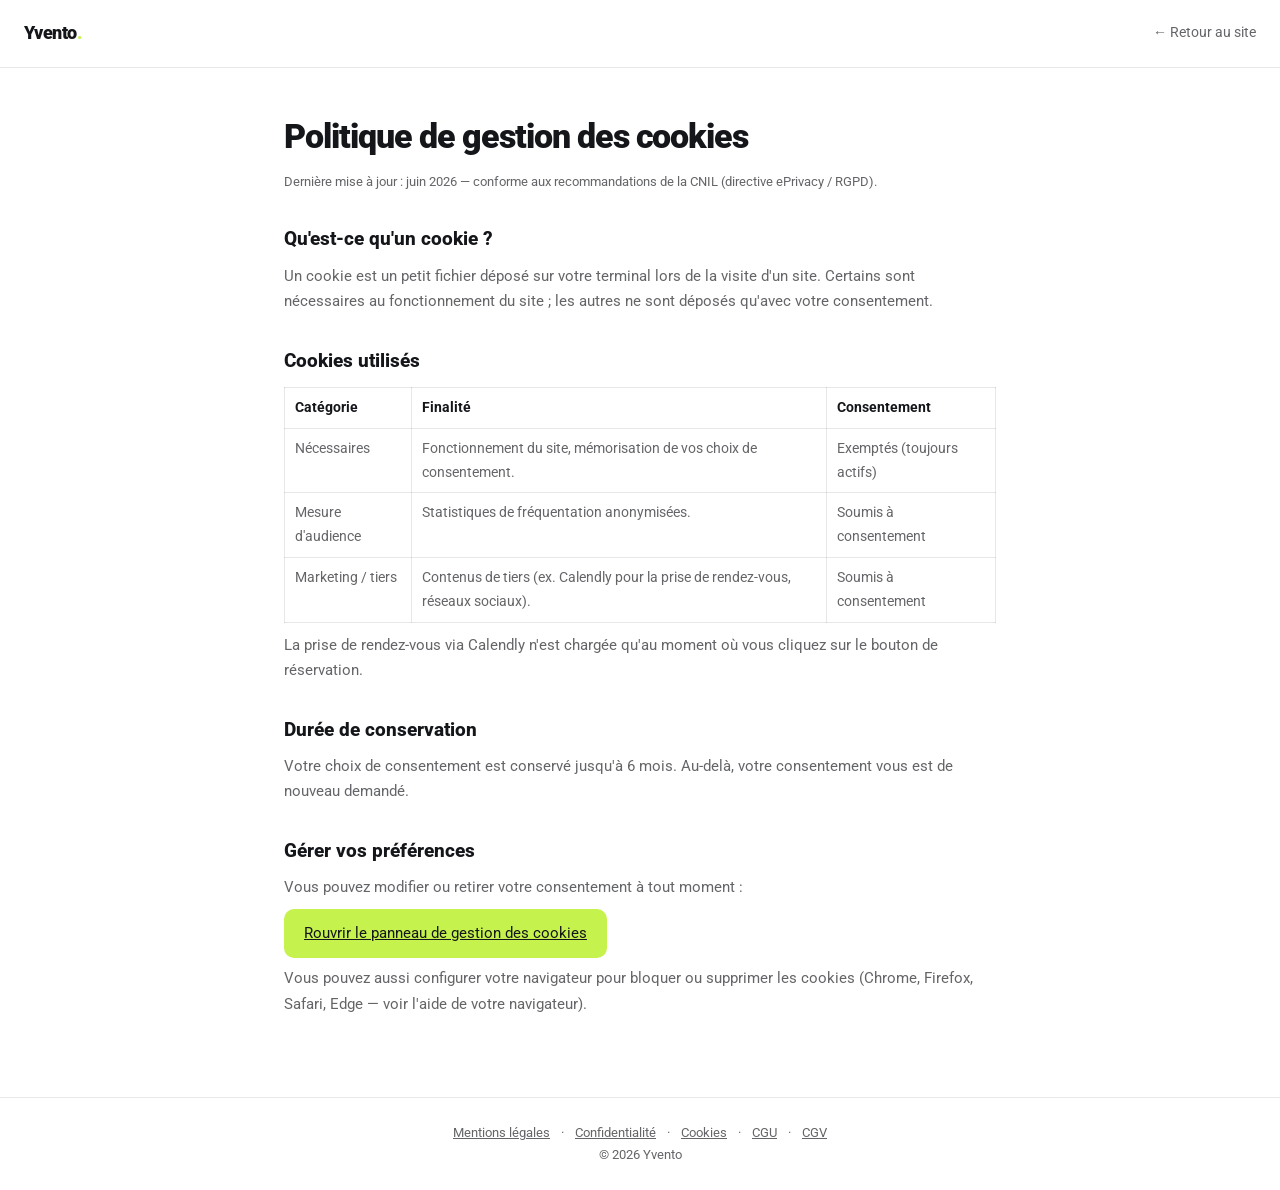
<file: cookies.html>
<!DOCTYPE html>
<html lang="fr">
<head>
<meta charset="UTF-8"><meta name="viewport" content="width=device-width, initial-scale=1.0">
<title>Politique cookies — Yvento</title>
<meta name="robots" content="noindex">
<link rel="icon" type="image/png" href="assets/favicon.png">
<link href="https://fonts.googleapis.com/css2?family=Roboto:wght@400;500;700;900&display=swap" rel="stylesheet">
<style>
:root{--ink:#14161A;--tx2:rgba(20,22,26,.66);--line:rgba(20,22,26,.1);--lime:#C6F24E}
*{margin:0;box-sizing:border-box}
body{font-family:'Roboto',-apple-system,BlinkMacSystemFont,sans-serif;color:var(--ink);line-height:1.7;background:#fff;-webkit-font-smoothing:antialiased}
.top{display:flex;justify-content:space-between;align-items:center;padding:18px 24px;border-bottom:1px solid var(--line)}
.logo{font-weight:900;font-size:18px;letter-spacing:-.03em;text-decoration:none;color:var(--ink)}.logo .pt{color:var(--lime)}
.back{font-size:14px;color:var(--tx2);text-decoration:none}.back:hover{color:var(--ink)}
.wrap{max-width:760px;margin:0 auto;padding:40px 24px 80px}
h1{font-size:clamp(28px,5vw,34px);font-weight:900;letter-spacing:-.03em;margin-bottom:6px}
.upd{color:var(--tx2);font-size:13px;margin-bottom:28px}
h2{font-size:19px;font-weight:800;margin:30px 0 8px}
p,li{color:var(--tx2);font-size:15px}
a{color:var(--ink)}ul{margin:8px 0 8px 20px}
table{width:100%;border-collapse:collapse;margin:10px 0;font-size:14px}
th,td{border:1px solid var(--line);padding:8px 10px;text-align:left;color:var(--tx2);vertical-align:top}
th{color:var(--ink);font-weight:700}
.btn{display:inline-block;background:var(--lime);color:var(--ink);font-weight:700;border:none;border-radius:10px;padding:12px 20px;font:inherit;font-size:15px;cursor:pointer;margin:8px 0}
.legalfoot{border-top:1px solid var(--line);padding:24px;text-align:center;color:var(--tx2);font-size:13px}
.legalfoot a{color:var(--tx2);margin:0 8px}
</style>
</head>
<body>
<header class="top"><a class="logo" href="index.html">Yvento<span class="pt">.</span></a><a class="back" href="index.html">← Retour au site</a></header>
<main class="wrap">
  <h1>Politique de gestion des cookies</h1>
  <p class="upd">Dernière mise à jour : juin 2026 — conforme aux recommandations de la CNIL (directive ePrivacy / RGPD).</p>

  <h2>Qu'est-ce qu'un cookie ?</h2>
  <p>Un cookie est un petit fichier déposé sur votre terminal lors de la visite d'un site. Certains sont nécessaires au fonctionnement du site ; les autres ne sont déposés qu'avec votre consentement.</p>

  <h2>Cookies utilisés</h2>
  <table>
    <tr><th>Catégorie</th><th>Finalité</th><th>Consentement</th></tr>
    <tr><td>Nécessaires</td><td>Fonctionnement du site, mémorisation de vos choix de consentement.</td><td>Exemptés (toujours actifs)</td></tr>
    <tr><td>Mesure d'audience</td><td>Statistiques de fréquentation anonymisées.</td><td>Soumis à consentement</td></tr>
    <tr><td>Marketing / tiers</td><td>Contenus de tiers (ex. Calendly pour la prise de rendez-vous, réseaux sociaux).</td><td>Soumis à consentement</td></tr>
  </table>
  <p>La prise de rendez-vous via Calendly n'est chargée qu'au moment où vous cliquez sur le bouton de réservation.</p>

  <h2>Durée de conservation</h2>
  <p>Votre choix de consentement est conservé jusqu'à 6 mois. Au-delà, votre consentement vous est de nouveau demandé.</p>

  <h2>Gérer vos préférences</h2>
  <p>Vous pouvez modifier ou retirer votre consentement à tout moment :</p>
  <p><a class="btn" href="index.html#gerer-cookies" onclick="try{localStorage.removeItem('yv_consent')}catch(e){}">Rouvrir le panneau de gestion des cookies</a></p>
  <p>Vous pouvez aussi configurer votre navigateur pour bloquer ou supprimer les cookies (Chrome, Firefox, Safari, Edge — voir l'aide de votre navigateur).</p>
</main>
<footer class="legalfoot">
  <a href="mentions-legales.html">Mentions légales</a> · <a href="confidentialite.html">Confidentialité</a> · <a href="cookies.html">Cookies</a> · <a href="cgu.html">CGU</a> · <a href="cgv.html">CGV</a><br>
  © 2026 Yvento
</footer>
</body>
</html>
</file>
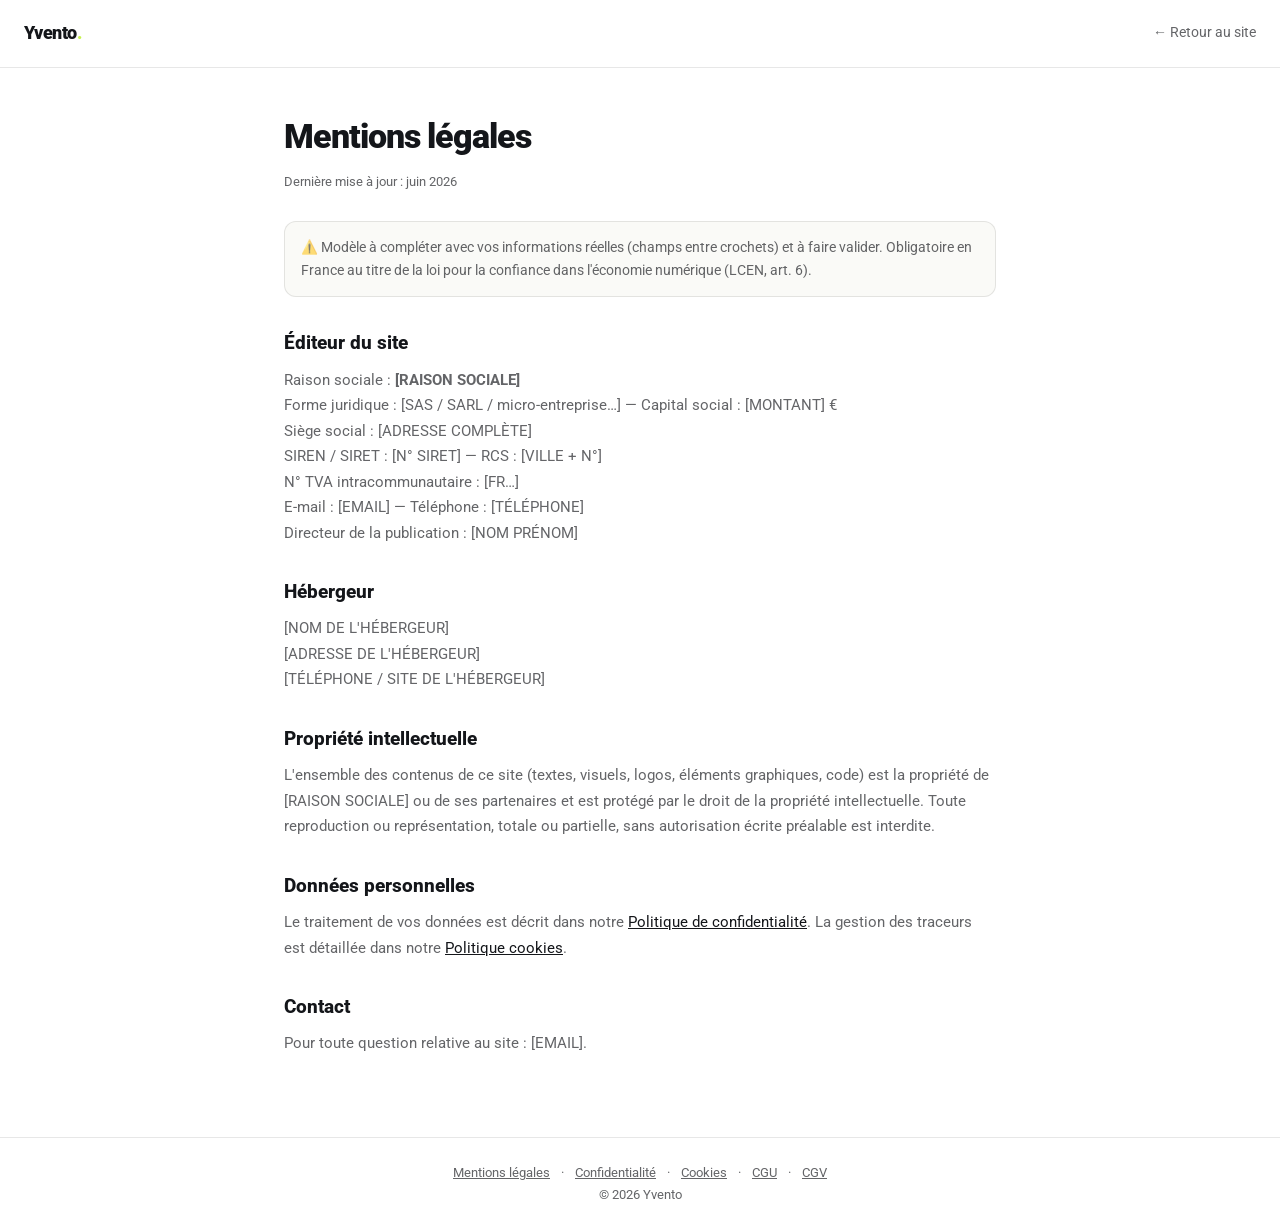
<file: mentions-legales.html>
<!DOCTYPE html>
<html lang="fr">
<head>
<meta charset="UTF-8"><meta name="viewport" content="width=device-width, initial-scale=1.0">
<title>Mentions légales — Yvento</title>
<meta name="robots" content="noindex">
<link rel="icon" type="image/png" href="assets/favicon.png">
<link href="https://fonts.googleapis.com/css2?family=Roboto:wght@400;500;700;900&display=swap" rel="stylesheet">
<style>
:root{--ink:#14161A;--tx2:rgba(20,22,26,.66);--line:rgba(20,22,26,.1);--lime:#C6F24E}
*{margin:0;box-sizing:border-box}
body{font-family:'Roboto',-apple-system,BlinkMacSystemFont,sans-serif;color:var(--ink);line-height:1.7;background:#fff;-webkit-font-smoothing:antialiased}
.top{display:flex;justify-content:space-between;align-items:center;padding:18px 24px;border-bottom:1px solid var(--line)}
.logo{font-weight:900;font-size:18px;letter-spacing:-.03em;text-decoration:none;color:var(--ink)}.logo .pt{color:var(--lime)}
.back{font-size:14px;color:var(--tx2);text-decoration:none}.back:hover{color:var(--ink)}
.wrap{max-width:760px;margin:0 auto;padding:40px 24px 80px}
h1{font-size:clamp(28px,5vw,34px);font-weight:900;letter-spacing:-.03em;margin-bottom:6px}
.upd{color:var(--tx2);font-size:13px;margin-bottom:28px}
h2{font-size:19px;font-weight:800;margin:30px 0 8px}
p,li{color:var(--tx2);font-size:15px}
a{color:var(--ink)}
ul{margin:8px 0 8px 20px}
.note{background:#FAFAF7;border:1px solid var(--line);border-radius:12px;padding:14px 16px;font-size:13.5px;color:var(--tx2);margin:18px 0}
.legalfoot{border-top:1px solid var(--line);padding:24px;text-align:center;color:var(--tx2);font-size:13px}
.legalfoot a{color:var(--tx2);margin:0 8px}
</style>
</head>
<body>
<header class="top"><a class="logo" href="index.html">Yvento<span class="pt">.</span></a><a class="back" href="index.html">← Retour au site</a></header>
<main class="wrap">
  <h1>Mentions légales</h1>
  <p class="upd">Dernière mise à jour : juin 2026</p>
  <div class="note">⚠️ Modèle à compléter avec vos informations réelles (champs entre crochets) et à faire valider. Obligatoire en France au titre de la loi pour la confiance dans l'économie numérique (LCEN, art. 6).</div>

  <h2>Éditeur du site</h2>
  <p>
    Raison sociale : <b>[RAISON SOCIALE]</b><br>
    Forme juridique : [SAS / SARL / micro-entreprise…] — Capital social : [MONTANT] €<br>
    Siège social : [ADRESSE COMPLÈTE]<br>
    SIREN / SIRET : [N° SIRET] — RCS : [VILLE + N°]<br>
    N° TVA intracommunautaire : [FR…]<br>
    E-mail : [EMAIL] — Téléphone : [TÉLÉPHONE]<br>
    Directeur de la publication : [NOM PRÉNOM]
  </p>

  <h2>Hébergeur</h2>
  <p>
    [NOM DE L'HÉBERGEUR]<br>
    [ADRESSE DE L'HÉBERGEUR]<br>
    [TÉLÉPHONE / SITE DE L'HÉBERGEUR]
  </p>

  <h2>Propriété intellectuelle</h2>
  <p>L'ensemble des contenus de ce site (textes, visuels, logos, éléments graphiques, code) est la propriété de [RAISON SOCIALE] ou de ses partenaires et est protégé par le droit de la propriété intellectuelle. Toute reproduction ou représentation, totale ou partielle, sans autorisation écrite préalable est interdite.</p>

  <h2>Données personnelles</h2>
  <p>Le traitement de vos données est décrit dans notre <a href="confidentialite.html">Politique de confidentialité</a>. La gestion des traceurs est détaillée dans notre <a href="cookies.html">Politique cookies</a>.</p>

  <h2>Contact</h2>
  <p>Pour toute question relative au site : [EMAIL].</p>
</main>
<footer class="legalfoot">
  <a href="mentions-legales.html">Mentions légales</a> · <a href="confidentialite.html">Confidentialité</a> · <a href="cookies.html">Cookies</a> · <a href="cgu.html">CGU</a> · <a href="cgv.html">CGV</a><br>
  © 2026 Yvento
</footer>
</body>
</html>
</file>
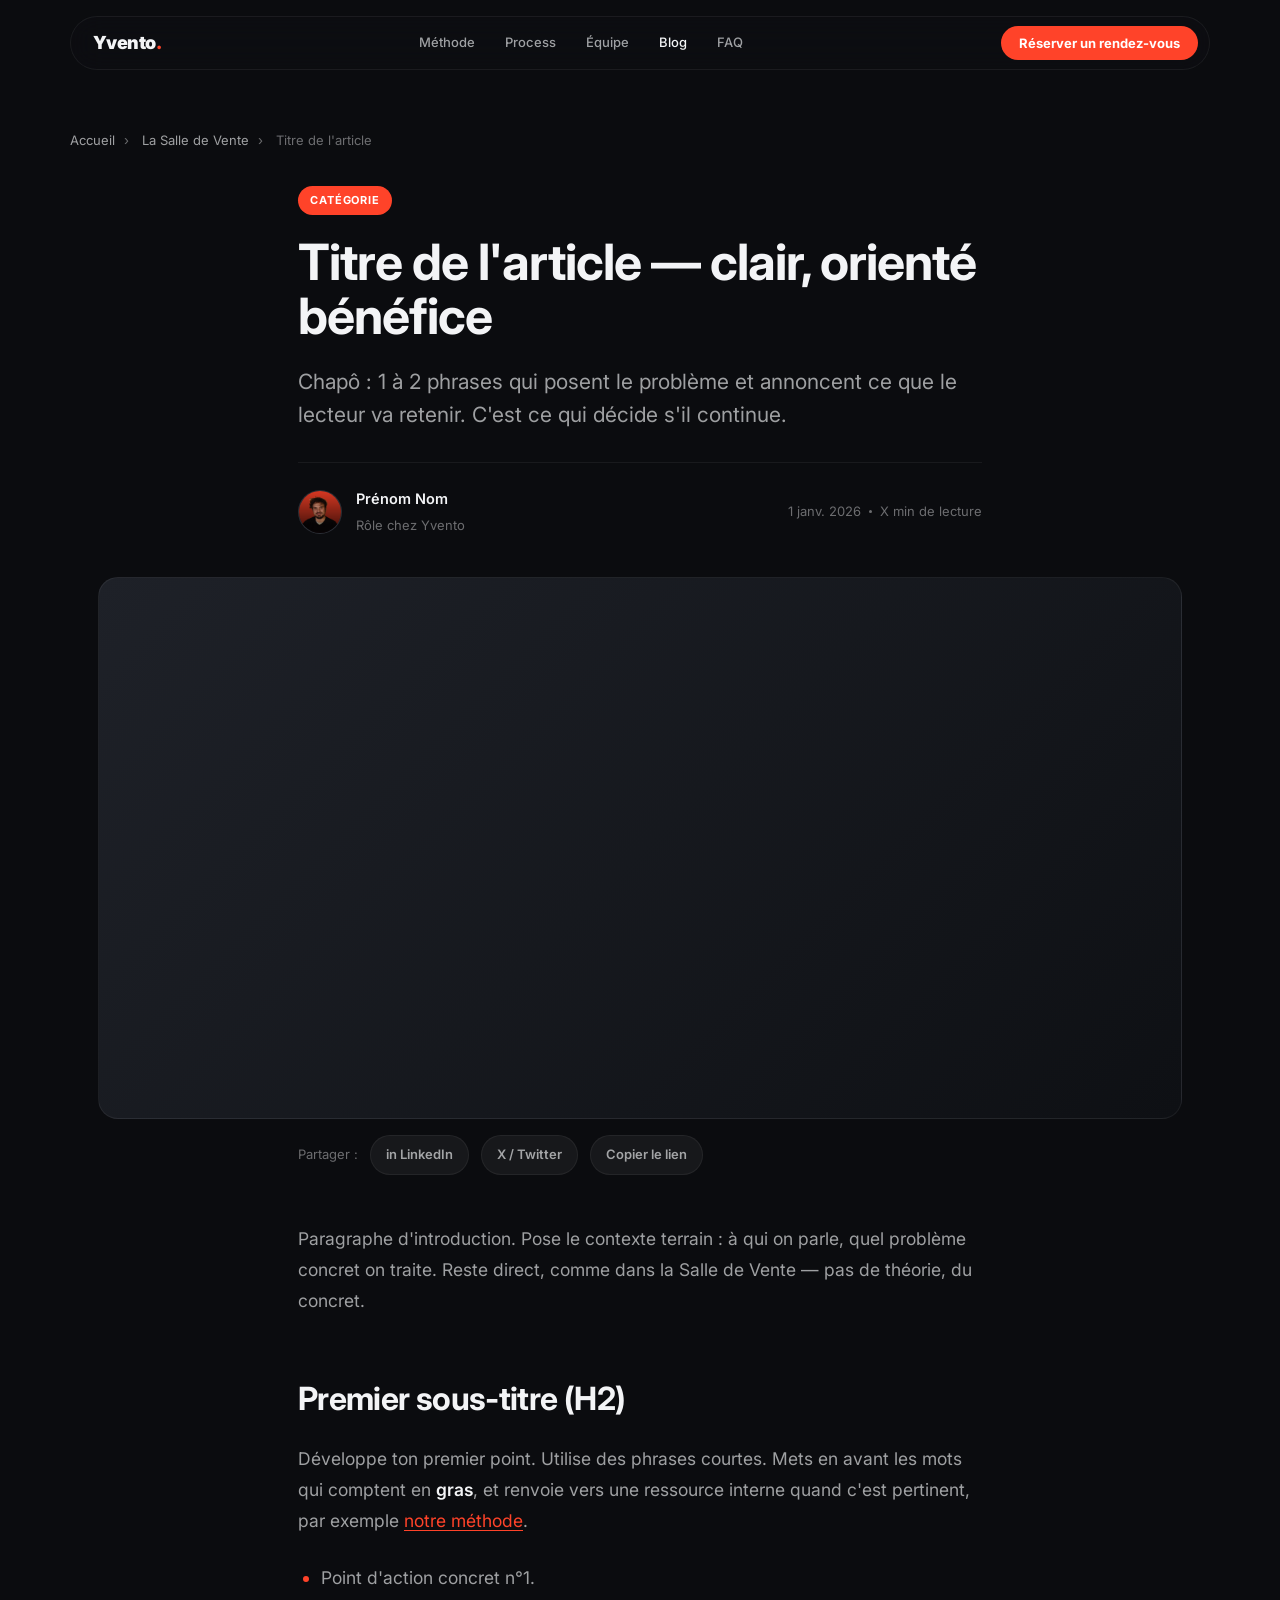
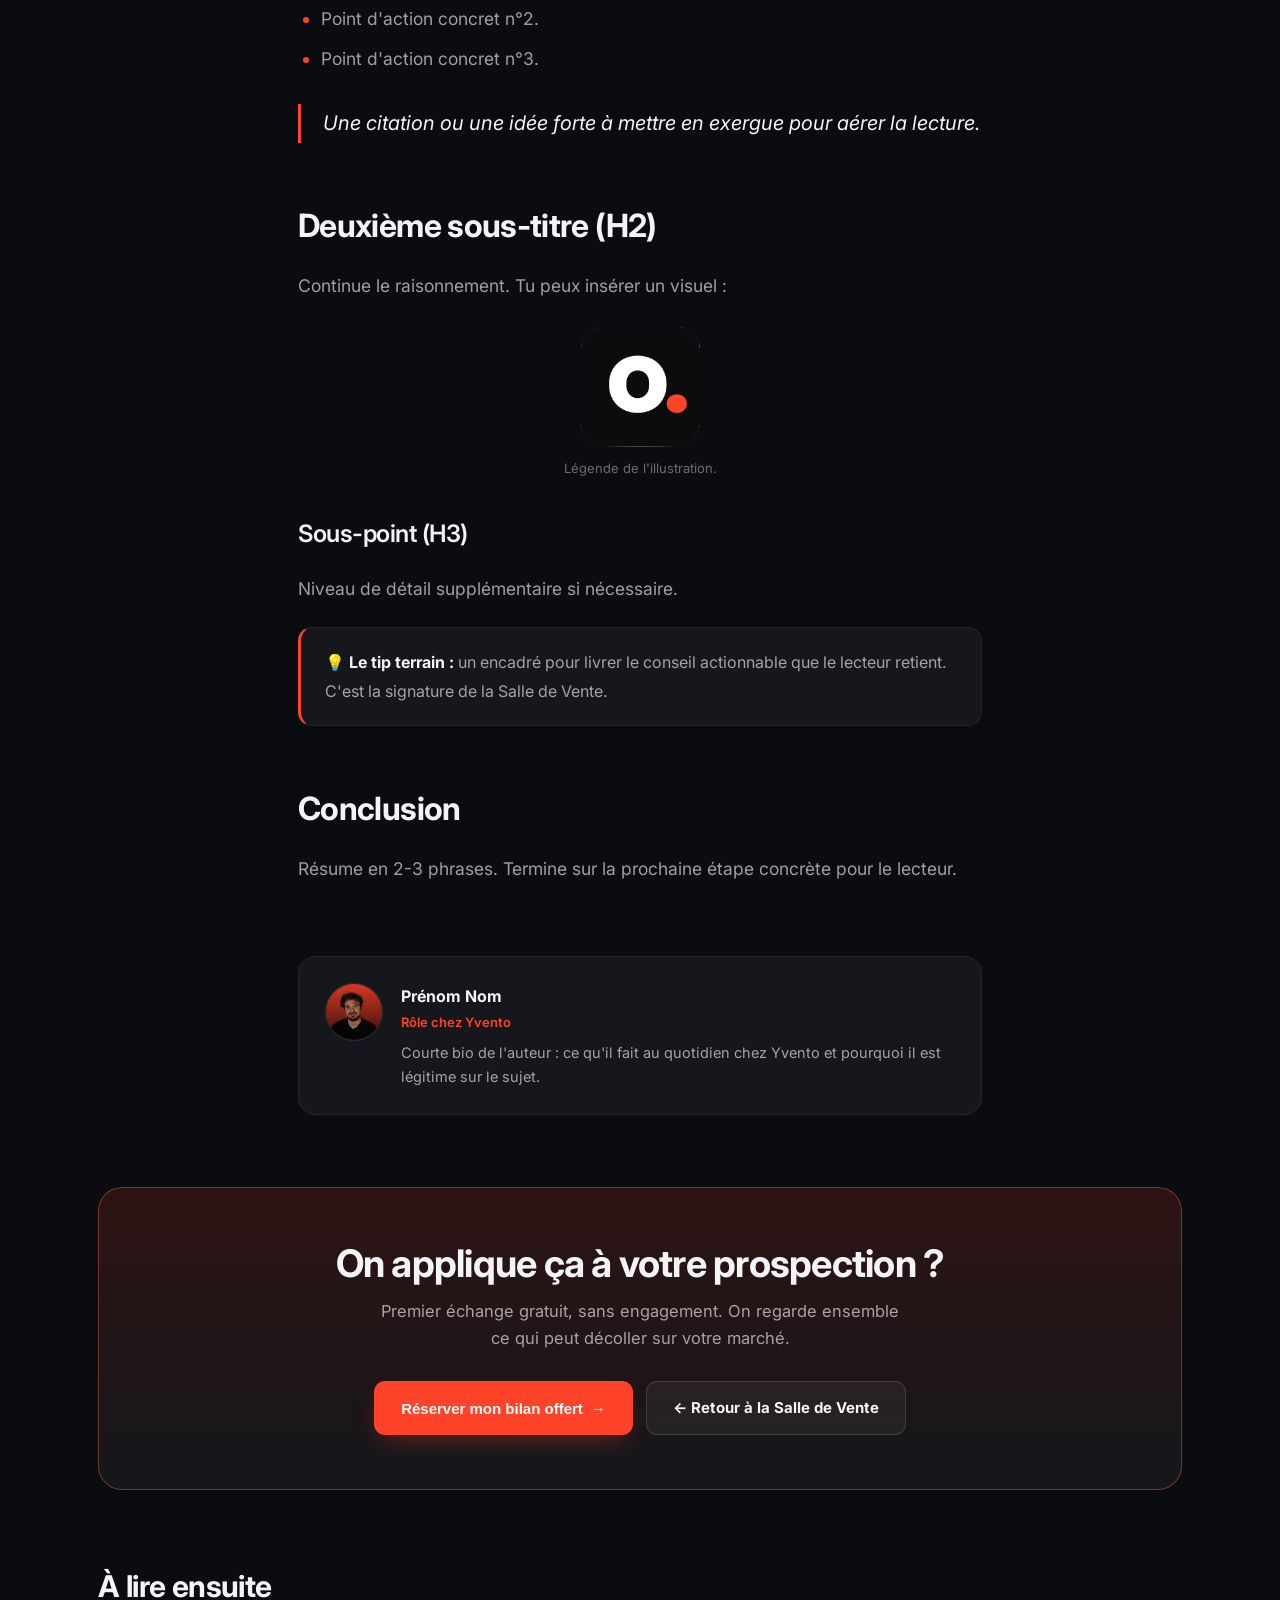
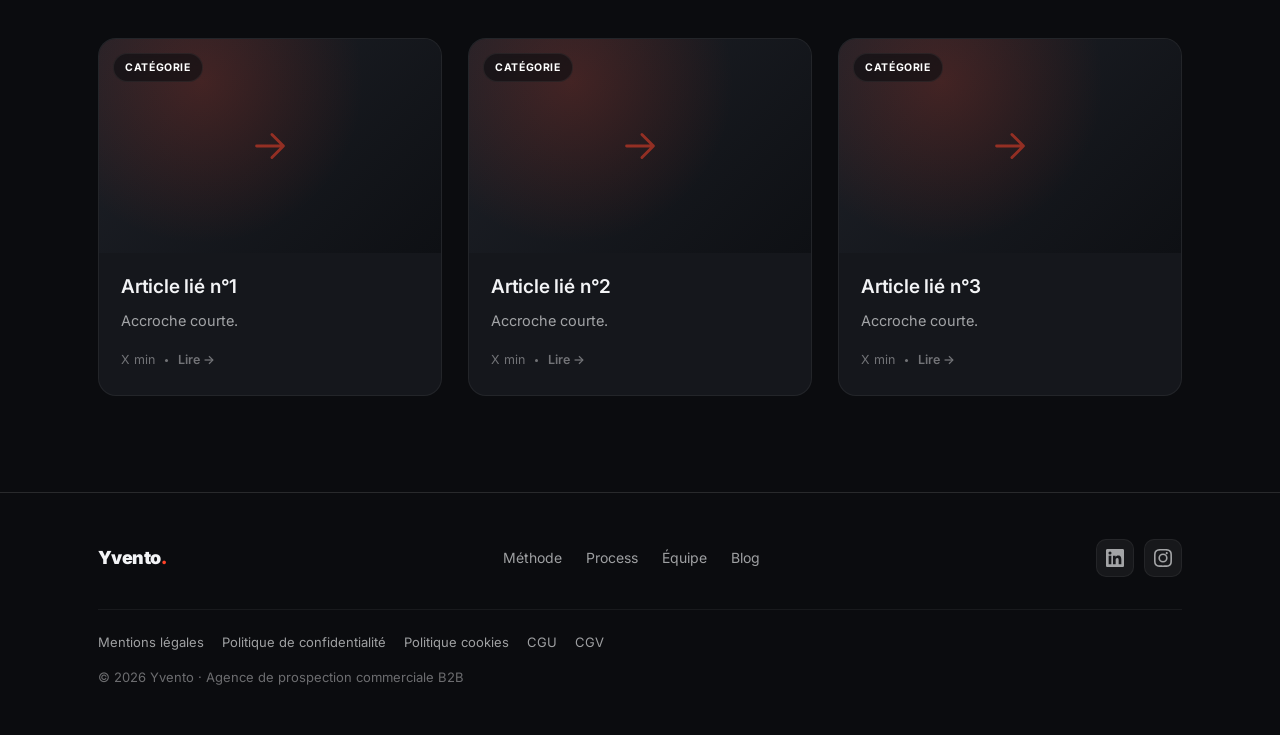
<file: blog/article-modele.html>
<!DOCTYPE html>
<html lang="fr" class="no-js">
<head>
<meta charset="UTF-8">
<script>document.documentElement.classList.remove('no-js');</script>
<meta name="viewport" content="width=device-width, initial-scale=1.0">
<link rel="icon" type="image/png" href="../assets/favicon.png">

<!-- ════════ SEO — À PERSONNALISER POUR CHAQUE ARTICLE ════════ -->
<!-- Title : ≤ 60 car. · format conseillé « [Sujet] : [bénéfice] | Yvento » -->
<title>Titre de l'article (≤ 60 car.) | Yvento</title>
<!-- Meta description : ≤ 155 car. · une promesse concrète + un verbe d'action -->
<meta name="description" content="Résumé de l'article en ≤ 155 caractères : la promesse concrète et le bénéfice pour le lecteur. À réécrire pour chaque article.">
<!-- Gabarit : noindex tant que c'est un placeholder. Remplacer par "index, follow, max-image-preview:large" une fois l'article rédigé. -->
<meta name="robots" content="noindex, nofollow">
<meta name="author" content="Yvento">
<!-- Remplacer le slug par celui de l'article -->
<link rel="canonical" href="https://yvento.fr/blog/article-modele">

<meta property="og:type" content="article">
<meta property="og:title" content="Titre de l'article | Yvento">
<meta property="og:description" content="Résumé de l'article en une phrase accrocheuse.">
<meta property="og:url" content="https://yvento.fr/blog/article-modele">
<meta property="og:image" content="https://yvento.fr/assets/favicon.png">
<meta property="article:published_time" content="2026-01-01">
<meta property="article:author" content="Yvento">
<meta name="twitter:card" content="summary_large_image">

<link rel="preconnect" href="https://fonts.googleapis.com">
<link rel="preconnect" href="https://fonts.gstatic.com" crossorigin>
<link href="https://fonts.googleapis.com/css2?family=Inter:ital,opsz,wght@0,14..32,400;0,14..32,500;0,14..32,600;0,14..32,700;0,14..32,800;0,14..32,900;1,14..32,400;1,14..32,500;1,14..32,600&display=swap" rel="stylesheet">
<link rel="stylesheet" href="../assets/blog.css">

<!-- ════════ Données structurées — À PERSONNALISER ════════ -->
<script type="application/ld+json">
{
  "@context": "https://schema.org",
  "@type": "BlogPosting",
  "headline": "Titre de l'article",
  "description": "Résumé de l'article.",
  "image": "https://yvento.fr/assets/favicon.png",
  "datePublished": "2026-01-01",
  "dateModified": "2026-01-01",
  "inLanguage": "fr-FR",
  "author": { "@type": "Organization", "name": "Yvento", "url": "https://yvento.fr" },
  "publisher": {
    "@type": "Organization",
    "name": "Yvento",
    "logo": { "@type": "ImageObject", "url": "https://yvento.fr/assets/favicon.png" }
  },
  "mainEntityOfPage": { "@type": "WebPage", "@id": "https://yvento.fr/blog/article-modele" },
  "isPartOf": { "@type": "Blog", "name": "La Salle de Vente", "url": "https://yvento.fr/blog" }
}
</script>
<script type="application/ld+json">
{
  "@context": "https://schema.org",
  "@type": "BreadcrumbList",
  "itemListElement": [
    { "@type": "ListItem", "position": 1, "name": "Accueil", "item": "https://yvento.fr/" },
    { "@type": "ListItem", "position": 2, "name": "La Salle de Vente", "item": "https://yvento.fr/blog" },
    { "@type": "ListItem", "position": 3, "name": "Titre de l'article", "item": "https://yvento.fr/blog/article-modele" }
  ]
}
</script>
</head>
<body>

<!-- ════════ NAV ════════ -->
<nav id="mainNav">
  <div class="nav-inner">
    <a href="../index.html#top" class="nav-logo"><span class="nav-logo-text">Yvento<span class="pt">.</span></span></a>
    <div class="nav-links">
      <a href="../index.html#methode">Méthode</a>
      <a href="../index.html#process">Process</a>
      <a href="../index.html#equipe">Équipe</a>
      <a href="index.html" class="is-active">Blog</a>
      <a href="../index.html#faq">FAQ</a>
    </div>
    <button class="btn-filled-sm js-book" type="button">Réserver un rendez-vous</button>
  </div>
</nav>

<main>
<!-- ════════ FIL D'ARIANE ════════ -->
<div class="wrap breadcrumb">
  <a href="../index.html#top">Accueil</a><span class="sep">›</span>
  <a href="index.html">La Salle de Vente</a><span class="sep">›</span>
  <span>Titre de l'article</span>
</div>

<!-- ════════ EN-TÊTE ARTICLE ════════ -->
<header class="ahead reveal">
  <span class="ahead__cat">Catégorie</span>
  <h1>Titre de l'article — clair, orienté bénéfice</h1>
  <p class="ahead__lead">Chapô : 1 à 2 phrases qui posent le problème et annoncent ce que le lecteur va retenir. C'est ce qui décide s'il continue.</p>
  <div class="ahead__meta">
    <img class="ahead__avatar" src="../assets/florian.png" alt="Auteur">
    <div class="ahead__who">
      <b>Prénom Nom</b>
      <span>Rôle chez Yvento</span>
    </div>
    <div class="ahead__when">
      <span>1 janv. 2026</span><span class="dot"></span><span>X min de lecture</span>
    </div>
  </div>
</header>

<!-- ════════ VISUEL DE COUVERTURE ════════ -->
<div class="acover reveal d1">
  <!-- Remplacer par <img src="..."> quand le visuel est prêt -->
  <div class="acover__img" role="img" aria-label="Visuel de couverture de l'article"></div>
</div>

<!-- ════════ PARTAGE ════════ -->
<div class="ashare reveal d1">
  <span>Partager :</span>
  <a class="js-share-li" href="#" target="_blank" rel="noopener">in LinkedIn</a>
  <a class="js-share-x" href="#" target="_blank" rel="noopener">X / Twitter</a>
  <a class="js-share-copy" href="#" role="button">Copier le lien</a>
</div>

<!-- ════════ CORPS DE L'ARTICLE ════════ -->
<article class="prose reveal d1">
  <p>Paragraphe d'introduction. Pose le contexte terrain : à qui on parle, quel problème concret on traite. Reste direct, comme dans la Salle de Vente — pas de théorie, du concret.</p>

  <h2>Premier sous-titre (H2)</h2>
  <p>Développe ton premier point. Utilise des phrases courtes. Mets en avant les mots qui comptent en <strong>gras</strong>, et renvoie vers une ressource interne quand c'est pertinent, par exemple <a href="../index.html#methode">notre méthode</a>.</p>

  <ul>
    <li>Point d'action concret n°1.</li>
    <li>Point d'action concret n°2.</li>
    <li>Point d'action concret n°3.</li>
  </ul>

  <blockquote>Une citation ou une idée forte à mettre en exergue pour aérer la lecture.</blockquote>

  <h2>Deuxième sous-titre (H2)</h2>
  <p>Continue le raisonnement. Tu peux insérer un visuel :</p>

  <figure>
    <img src="../assets/favicon.png" alt="Description de l'image pour le SEO et l'accessibilité" style="max-width:120px;margin:0 auto;background:transparent;border:none">
    <figcaption>Légende de l'illustration.</figcaption>
  </figure>

  <h3>Sous-point (H3)</h3>
  <p>Niveau de détail supplémentaire si nécessaire.</p>

  <div class="callout">
    <b>💡 Le tip terrain :</b> un encadré pour livrer le conseil actionnable que le lecteur retient. C'est la signature de la Salle de Vente.
  </div>

  <h2>Conclusion</h2>
  <p>Résume en 2-3 phrases. Termine sur la prochaine étape concrète pour le lecteur.</p>
</article>

<!-- ════════ BLOC AUTEUR ════════ -->
<div class="author reveal">
  <div class="author__box">
    <img src="../assets/florian.png" alt="Auteur">
    <div>
      <b>Prénom Nom</b>
      <div class="role">Rôle chez Yvento</div>
      <p>Courte bio de l'auteur : ce qu'il fait au quotidien chez Yvento et pourquoi il est légitime sur le sujet.</p>
    </div>
  </div>
</div>

<!-- ════════ CTA ════════ -->
<section style="padding:64px 0 0">
  <div class="wrap bcta">
    <div class="bcta__box reveal">
      <h2>On applique ça à votre prospection&nbsp;?</h2>
      <p>Premier échange gratuit, sans engagement. On regarde ensemble ce qui peut décoller sur votre marché.</p>
      <div class="bcta__actions">
        <button class="btn btn--accent js-book" type="button">Réserver mon bilan offert <span class="arrow">→</span></button>
        <a href="index.html" class="btn btn--ghost">← Retour à la Salle de Vente</a>
      </div>
    </div>
  </div>
</section>

<!-- ════════ À LIRE ENSUITE ════════ -->
<section class="related">
  <div class="wrap">
    <h2>À lire ensuite</h2>
    <div class="posts">
      <a class="pcard pcard--soon reveal" href="index.html" style="cursor:pointer">
        <div class="pcard__media pcard__media--ph">
          <span class="pcard__cat">Catégorie</span>
          <svg viewBox="0 0 24 24" fill="none" stroke="#FF4329" stroke-width="1.5"><path d="M5 12h14M13 6l6 6-6 6" stroke-linecap="round" stroke-linejoin="round"/></svg>
        </div>
        <div class="pcard__body">
          <h3 class="pcard__title">Article lié n°1</h3>
          <p class="pcard__excerpt">Accroche courte.</p>
          <div class="pcard__foot"><span>X min</span><span class="dot"></span><span class="pcard__more">Lire →</span></div>
        </div>
      </a>
      <a class="pcard pcard--soon reveal d1" href="index.html" style="cursor:pointer">
        <div class="pcard__media pcard__media--ph">
          <span class="pcard__cat">Catégorie</span>
          <svg viewBox="0 0 24 24" fill="none" stroke="#FF4329" stroke-width="1.5"><path d="M5 12h14M13 6l6 6-6 6" stroke-linecap="round" stroke-linejoin="round"/></svg>
        </div>
        <div class="pcard__body">
          <h3 class="pcard__title">Article lié n°2</h3>
          <p class="pcard__excerpt">Accroche courte.</p>
          <div class="pcard__foot"><span>X min</span><span class="dot"></span><span class="pcard__more">Lire →</span></div>
        </div>
      </a>
      <a class="pcard pcard--soon reveal d2" href="index.html" style="cursor:pointer">
        <div class="pcard__media pcard__media--ph">
          <span class="pcard__cat">Catégorie</span>
          <svg viewBox="0 0 24 24" fill="none" stroke="#FF4329" stroke-width="1.5"><path d="M5 12h14M13 6l6 6-6 6" stroke-linecap="round" stroke-linejoin="round"/></svg>
        </div>
        <div class="pcard__body">
          <h3 class="pcard__title">Article lié n°3</h3>
          <p class="pcard__excerpt">Accroche courte.</p>
          <div class="pcard__foot"><span>X min</span><span class="dot"></span><span class="pcard__more">Lire →</span></div>
        </div>
      </a>
    </div>
  </div>
</section>
</main>

<!-- ════════ FOOTER ════════ -->
<footer class="foot">
  <div class="wrap foot__in">
    <a href="../index.html#top" class="brand">Yvento<span class="pt">.</span></a>
    <div class="foot__links">
      <a href="../index.html#methode">Méthode</a>
      <a href="../index.html#process">Process</a>
      <a href="../index.html#equipe">Équipe</a>
      <a href="index.html">Blog</a>
    </div>
    <div class="foot__social">
      <a href="https://www.linkedin.com/company/yvento/?viewAsMember=true" target="_blank" rel="noopener" aria-label="Yvento sur LinkedIn"><svg viewBox="0 0 24 24" fill="currentColor"><path d="M20.45 20.45h-3.56v-5.57c0-1.33-.03-3.04-1.85-3.04-1.85 0-2.14 1.45-2.14 2.94v5.67H9.34V9h3.42v1.56h.05c.48-.9 1.64-1.85 3.37-1.85 3.6 0 4.27 2.37 4.27 5.45v6.29zM5.34 7.43a2.06 2.06 0 1 1 0-4.13 2.06 2.06 0 0 1 0 4.13zM7.12 20.45H3.56V9h3.56v11.45zM22.22 0H1.77C.79 0 0 .77 0 1.72v20.56C0 23.23.79 24 1.77 24h20.45c.98 0 1.78-.77 1.78-1.72V1.72C24 .77 23.2 0 22.22 0z"/></svg></a>
      <a href="https://www.instagram.com/yvento.fr/" target="_blank" rel="noopener" aria-label="Yvento sur Instagram"><svg viewBox="0 0 24 24" fill="currentColor"><path d="M12 2.16c3.2 0 3.58.01 4.85.07 1.17.05 1.8.25 2.23.41.56.22.96.48 1.38.9.42.42.68.82.9 1.38.16.43.36 1.06.41 2.23.06 1.27.07 1.65.07 4.85s-.01 3.58-.07 4.85c-.05 1.17-.25 1.8-.41 2.23-.22.56-.48.96-.9 1.38-.42.42-.82.68-1.38.9-.43.16-1.06.36-2.23.41-1.27.06-1.65.07-4.85.07s-3.58-.01-4.85-.07c-1.17-.05-1.8-.25-2.23-.41a3.7 3.7 0 0 1-1.38-.9 3.7 3.7 0 0 1-.9-1.38c-.16-.43-.36-1.06-.41-2.23-.06-1.27-.07-1.65-.07-4.85s.01-3.58.07-4.85c.05-1.17.25-1.8.41-2.23.22-.56.48-.96.9-1.38.42-.42.82-.68 1.38-.9.43-.16 1.06-.36 2.23-.41C8.42 2.17 8.8 2.16 12 2.16zM12 0C8.74 0 8.33.01 7.05.07 5.78.13 4.9.33 4.14.63c-.79.3-1.46.72-2.12 1.38C1.35 2.68.94 3.35.63 4.14.33 4.9.13 5.78.07 7.05.01 8.33 0 8.74 0 12s.01 3.67.07 4.95c.06 1.27.26 2.15.56 2.91.3.79.72 1.46 1.38 2.12.66.66 1.33 1.08 2.12 1.38.76.3 1.64.5 2.91.56C8.33 23.99 8.74 24 12 24s3.67-.01 4.95-.07c1.27-.06 2.15-.26 2.91-.56.79-.3 1.46-.72 2.12-1.38.66-.66 1.08-1.33 1.38-2.12.3-.76.5-1.64.56-2.91.06-1.28.07-1.69.07-4.95s-.01-3.67-.07-4.95c-.06-1.27-.26-2.15-.56-2.91-.3-.79-.72-1.46-1.38-2.12-.66-.66-1.33-1.08-2.12-1.38-.76-.3-1.64-.5-2.91-.56C15.67.01 15.26 0 12 0zm0 5.84A6.16 6.16 0 1 0 18.16 12 6.16 6.16 0 0 0 12 5.84zM12 16a4 4 0 1 1 4-4 4 4 0 0 1-4 4zm6.41-10.4a1.44 1.44 0 1 1-1.44-1.44 1.44 1.44 0 0 1 1.44 1.44z"/></svg></a>
    </div>
    <div class="foot__copy">
      <div class="foot__legal">
        <a href="../mentions-legales.html">Mentions légales</a>
        <a href="../confidentialite.html">Politique de confidentialité</a>
        <a href="../cookies.html">Politique cookies</a>
        <a href="../cgu.html">CGU</a>
        <a href="../cgv.html">CGV</a>
      </div>
      <div>© 2026 Yvento · Agence de prospection commerciale B2B</div>
    </div>
  </div>
</footer>

<script>
/* ── Nav : compactage au scroll ── */
const nav=document.getElementById('mainNav');
let ticking=false;
function onScroll(){if(!ticking){requestAnimationFrame(()=>{nav.classList.toggle('scrolled',scrollY>40);ticking=false;});ticking=true;}}
onScroll();addEventListener('scroll',onScroll,{passive:true});

/* ── Reveal au scroll ── */
const io=new IntersectionObserver((es)=>{es.forEach(e=>{if(e.isIntersecting){e.target.classList.add('in');io.unobserve(e.target);}});},{threshold:0.12,rootMargin:'0px 0px -8% 0px'});
document.querySelectorAll('.reveal').forEach(el=>io.observe(el));
setTimeout(()=>{document.querySelectorAll('.reveal:not(.in)').forEach(el=>el.classList.add('in'));},2600);

/* ── Partage ── */
const url=location.href,title=document.title;
const li=document.querySelector('.js-share-li'),x=document.querySelector('.js-share-x'),cp=document.querySelector('.js-share-copy');
if(li)li.href='https://www.linkedin.com/sharing/share-offsite/?url='+encodeURIComponent(url);
if(x)x.href='https://twitter.com/intent/tweet?url='+encodeURIComponent(url)+'&text='+encodeURIComponent(title);
if(cp)cp.addEventListener('click',e=>{e.preventDefault();navigator.clipboard?.writeText(url).then(()=>{cp.textContent='Lien copié ✓';setTimeout(()=>cp.textContent='Copier le lien',1800);});});

/* ── Réservation (popup Calendly) ── */
const CALENDLY_URL="https://calendly.com/yvento/30min";
let cReady=false;
function loadCalendly(){return new Promise(res=>{
  if(cReady&&window.Calendly)return res();
  if(!document.querySelector('link[data-calendly]')){const l=document.createElement('link');l.rel='stylesheet';l.href='https://assets.calendly.com/assets/external/widget.css';l.setAttribute('data-calendly','');document.head.appendChild(l);}
  const s=document.createElement('script');s.src='https://assets.calendly.com/assets/external/widget.js';s.async=true;s.onload=()=>{cReady=true;res();};document.body.appendChild(s);
});}
async function bookCalendly(){await loadCalendly();window.Calendly.initPopupWidget({url:CALENDLY_URL});}
document.querySelectorAll('.js-book').forEach(b=>b.addEventListener('click',()=>bookCalendly()));
</script>
</body>
</html>
</file>
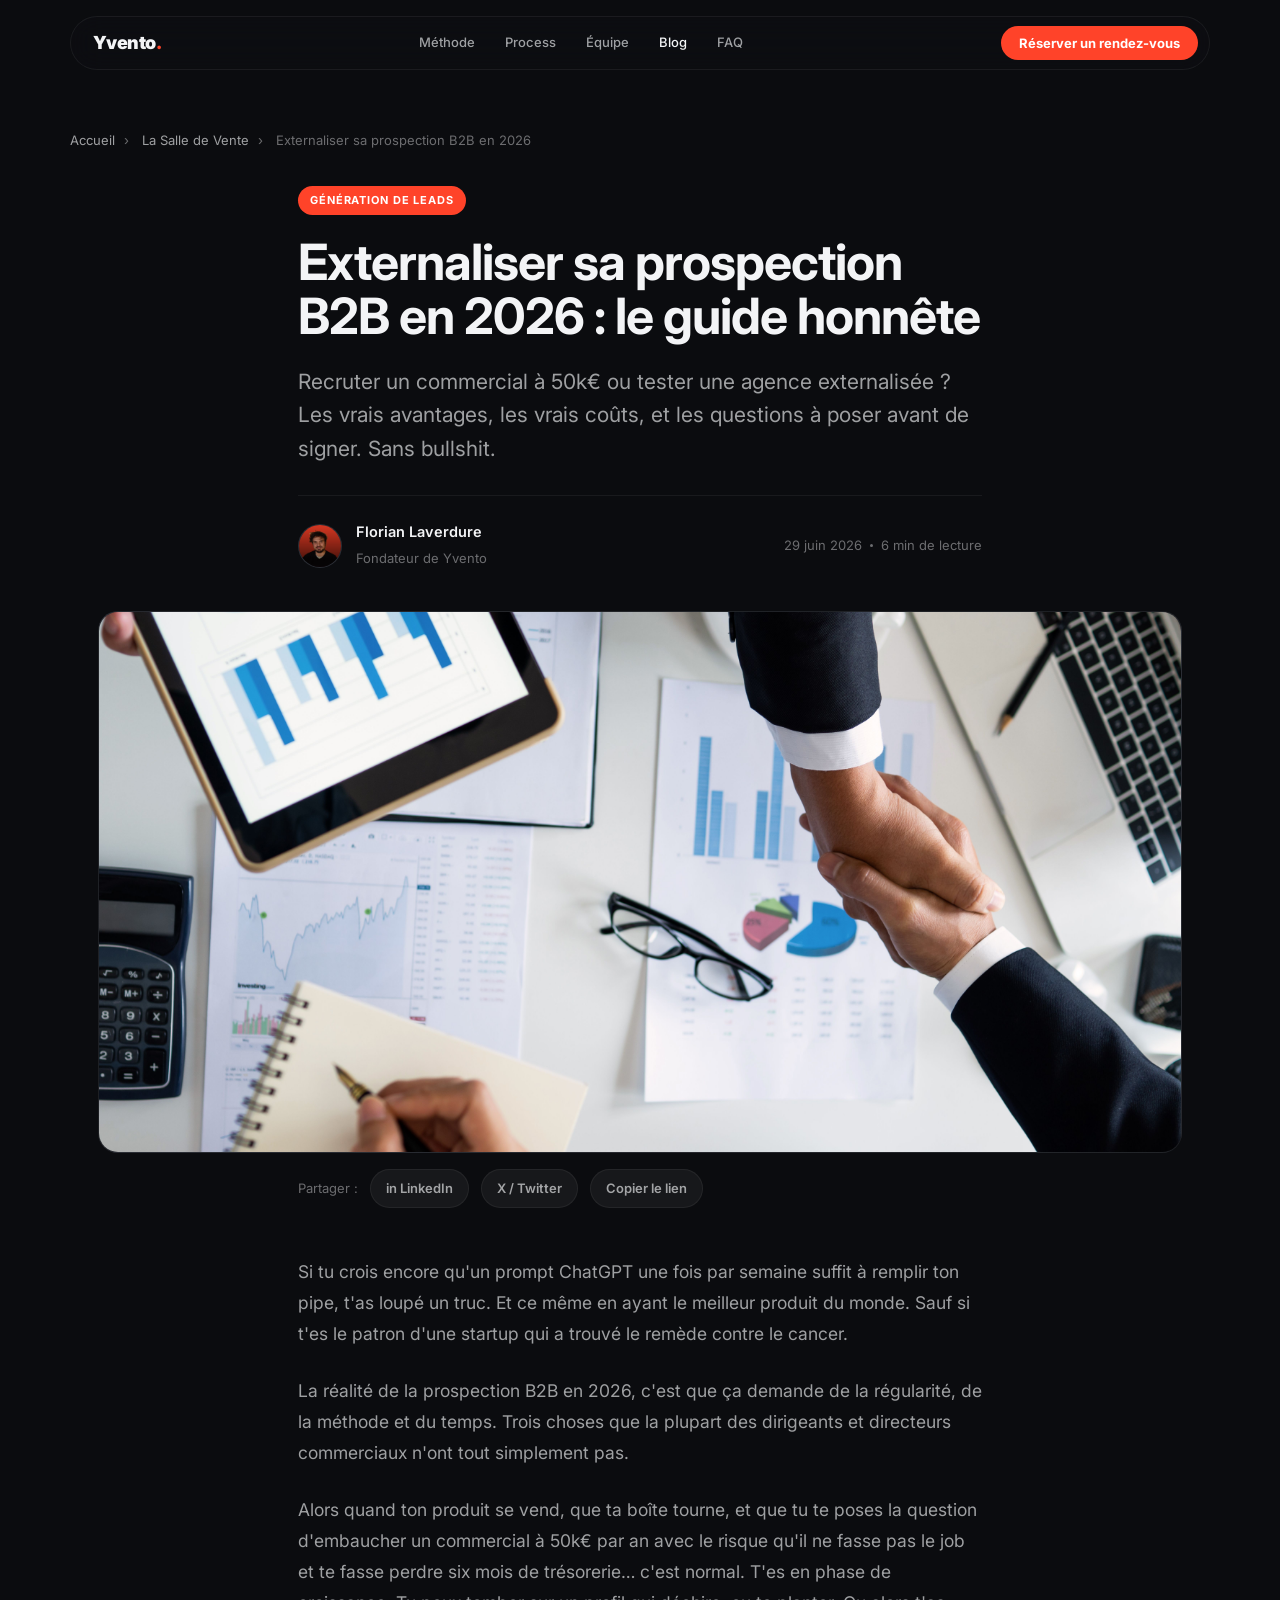
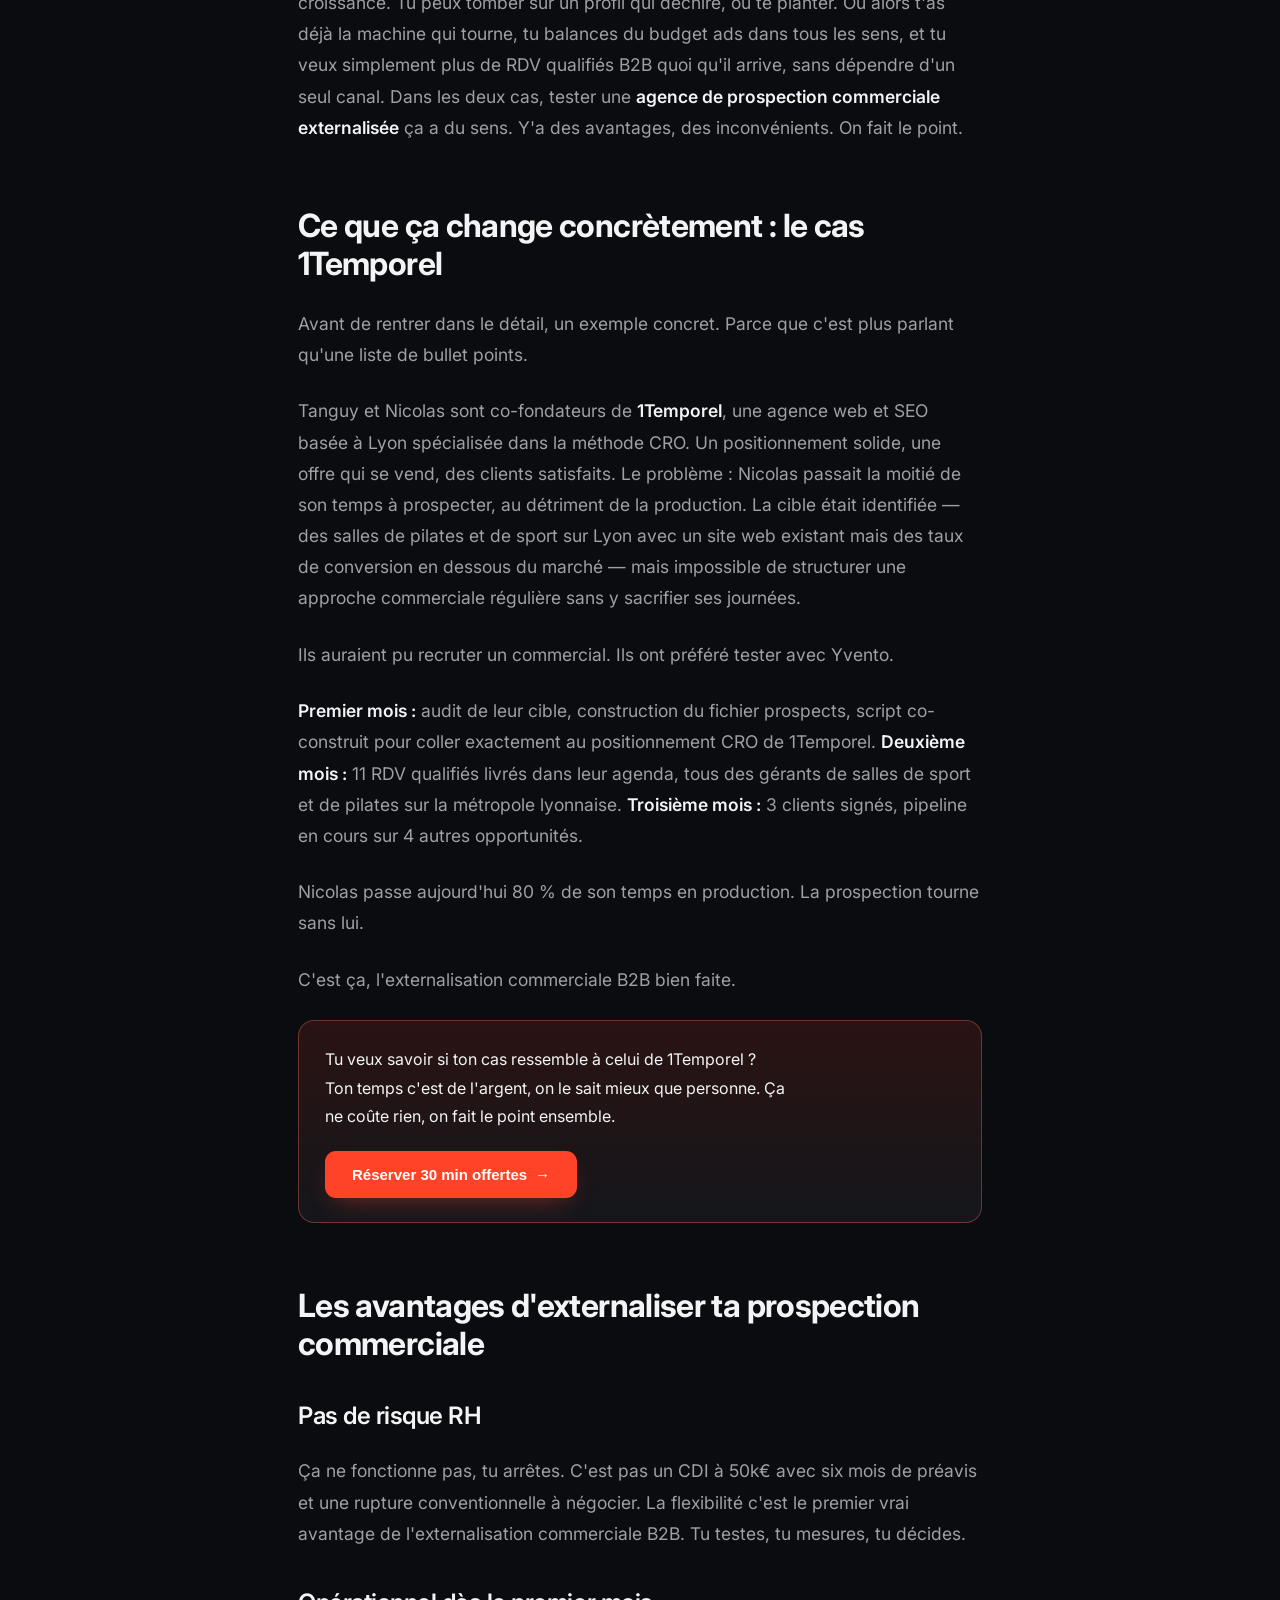
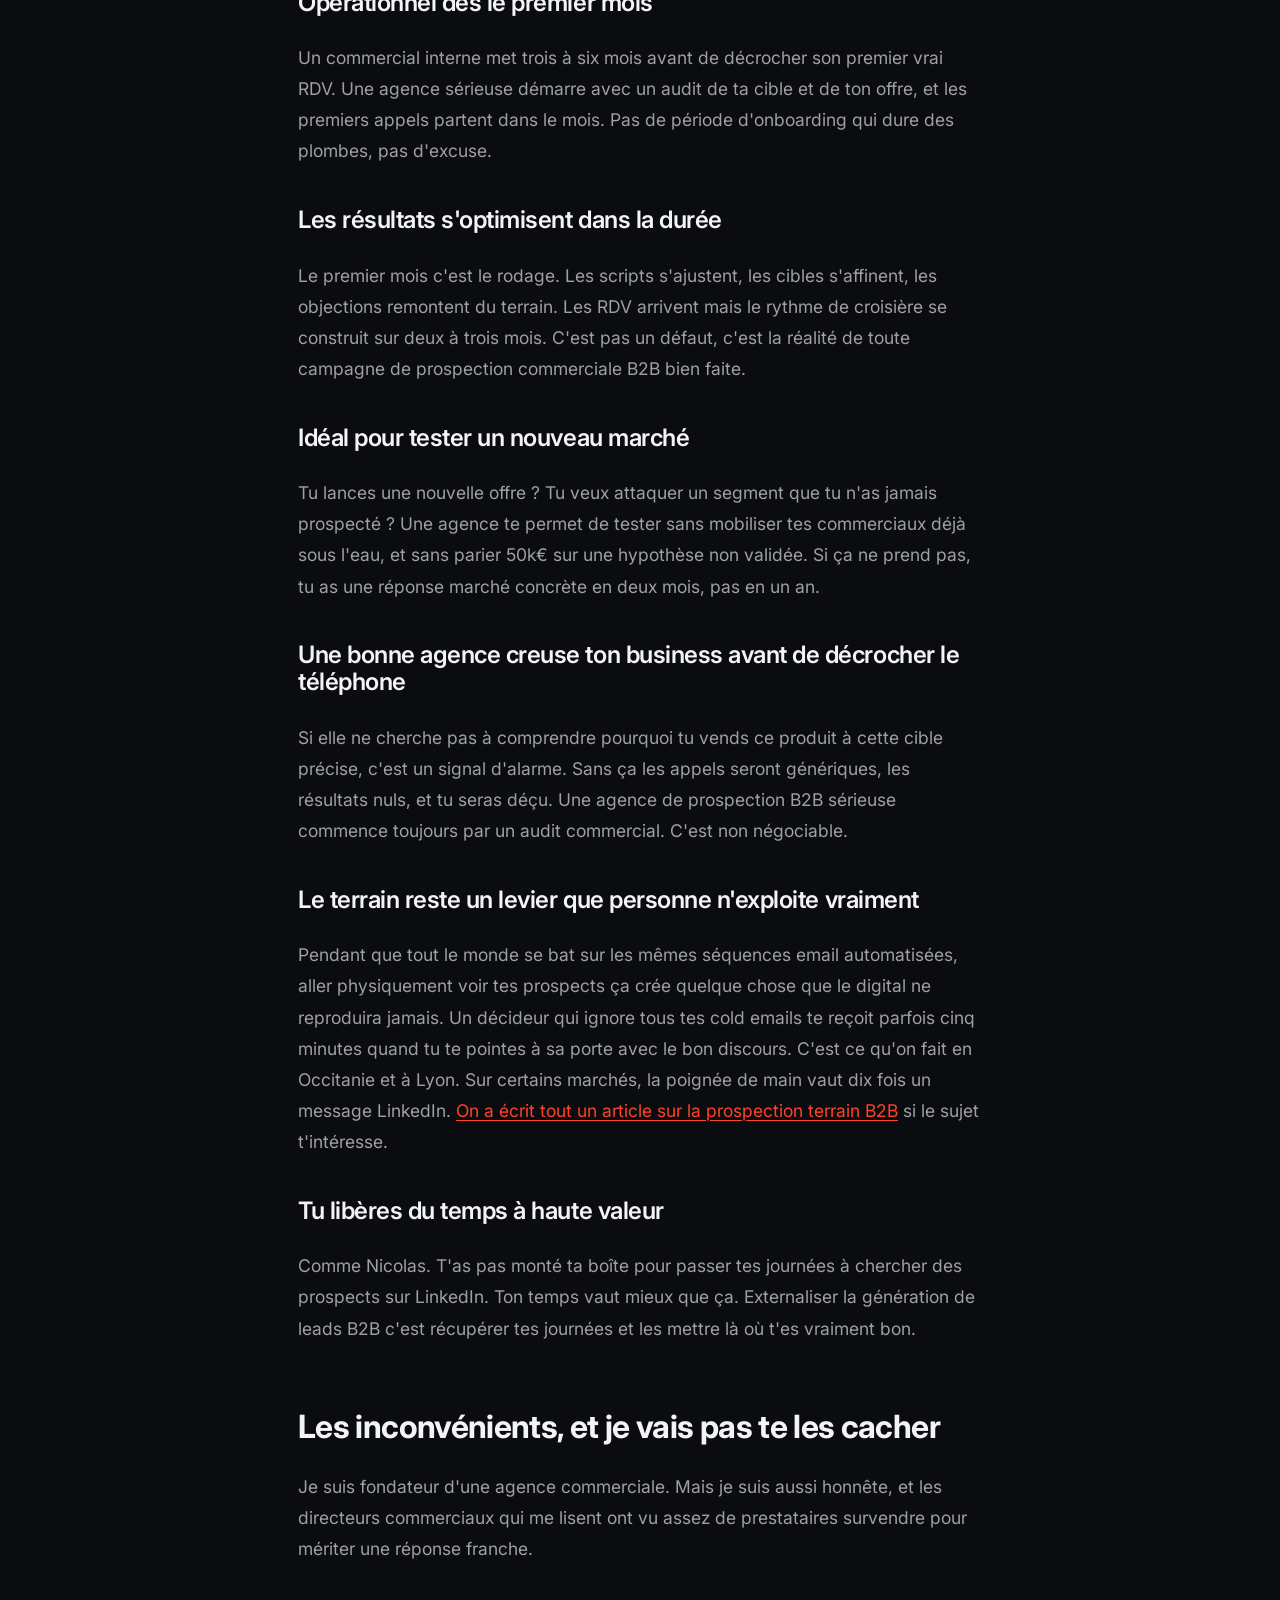
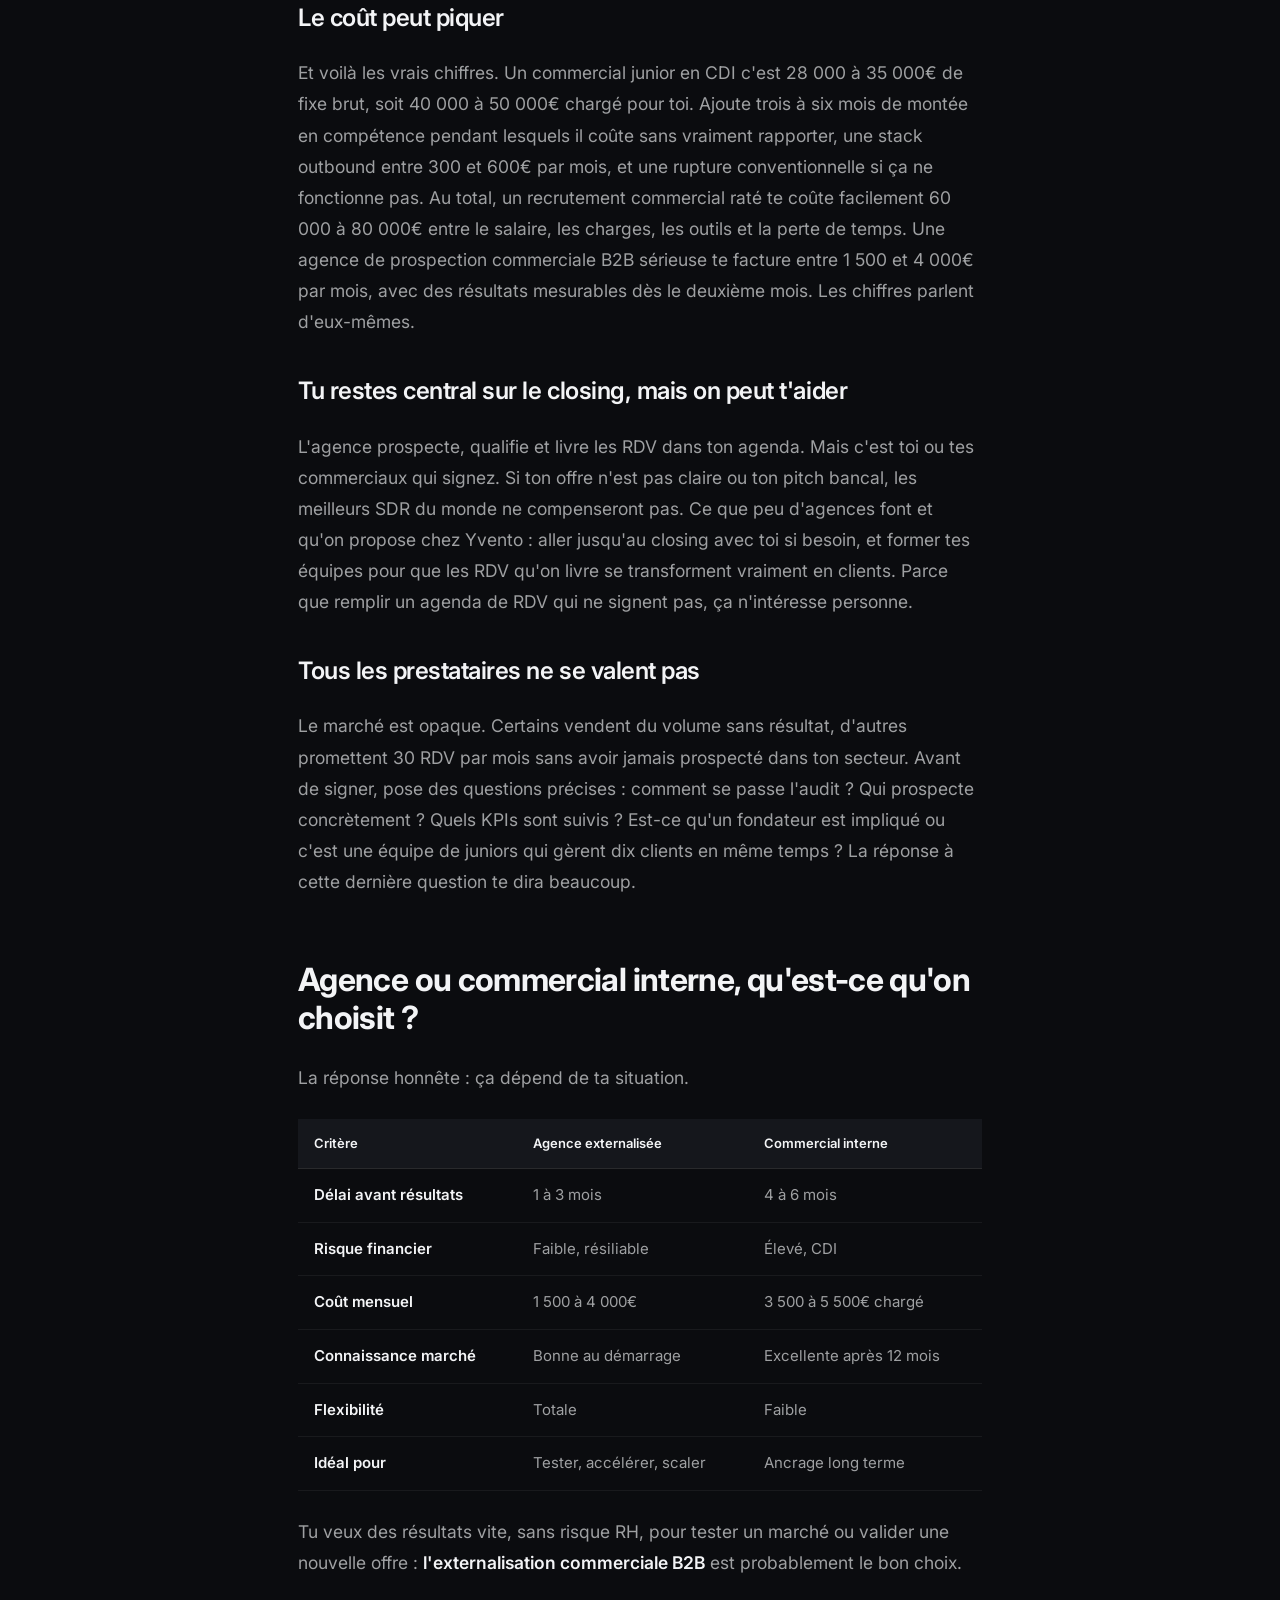
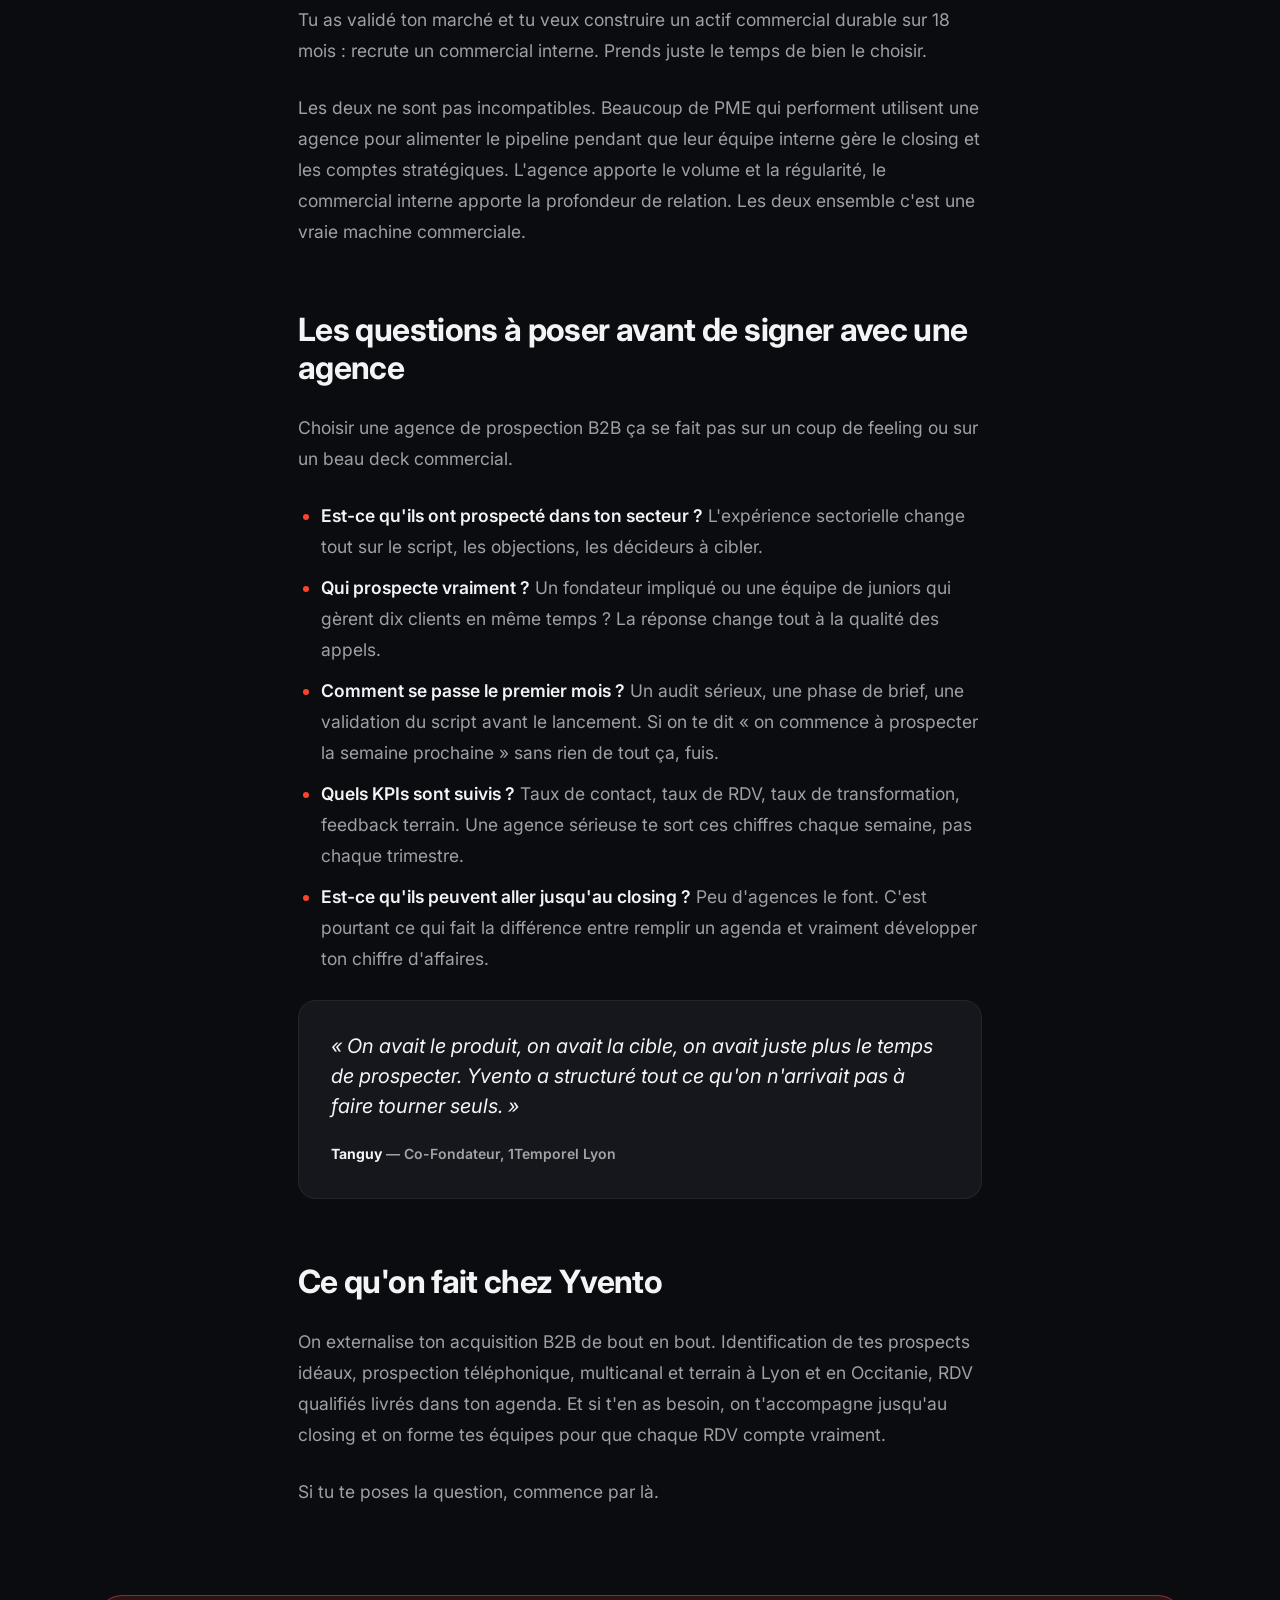
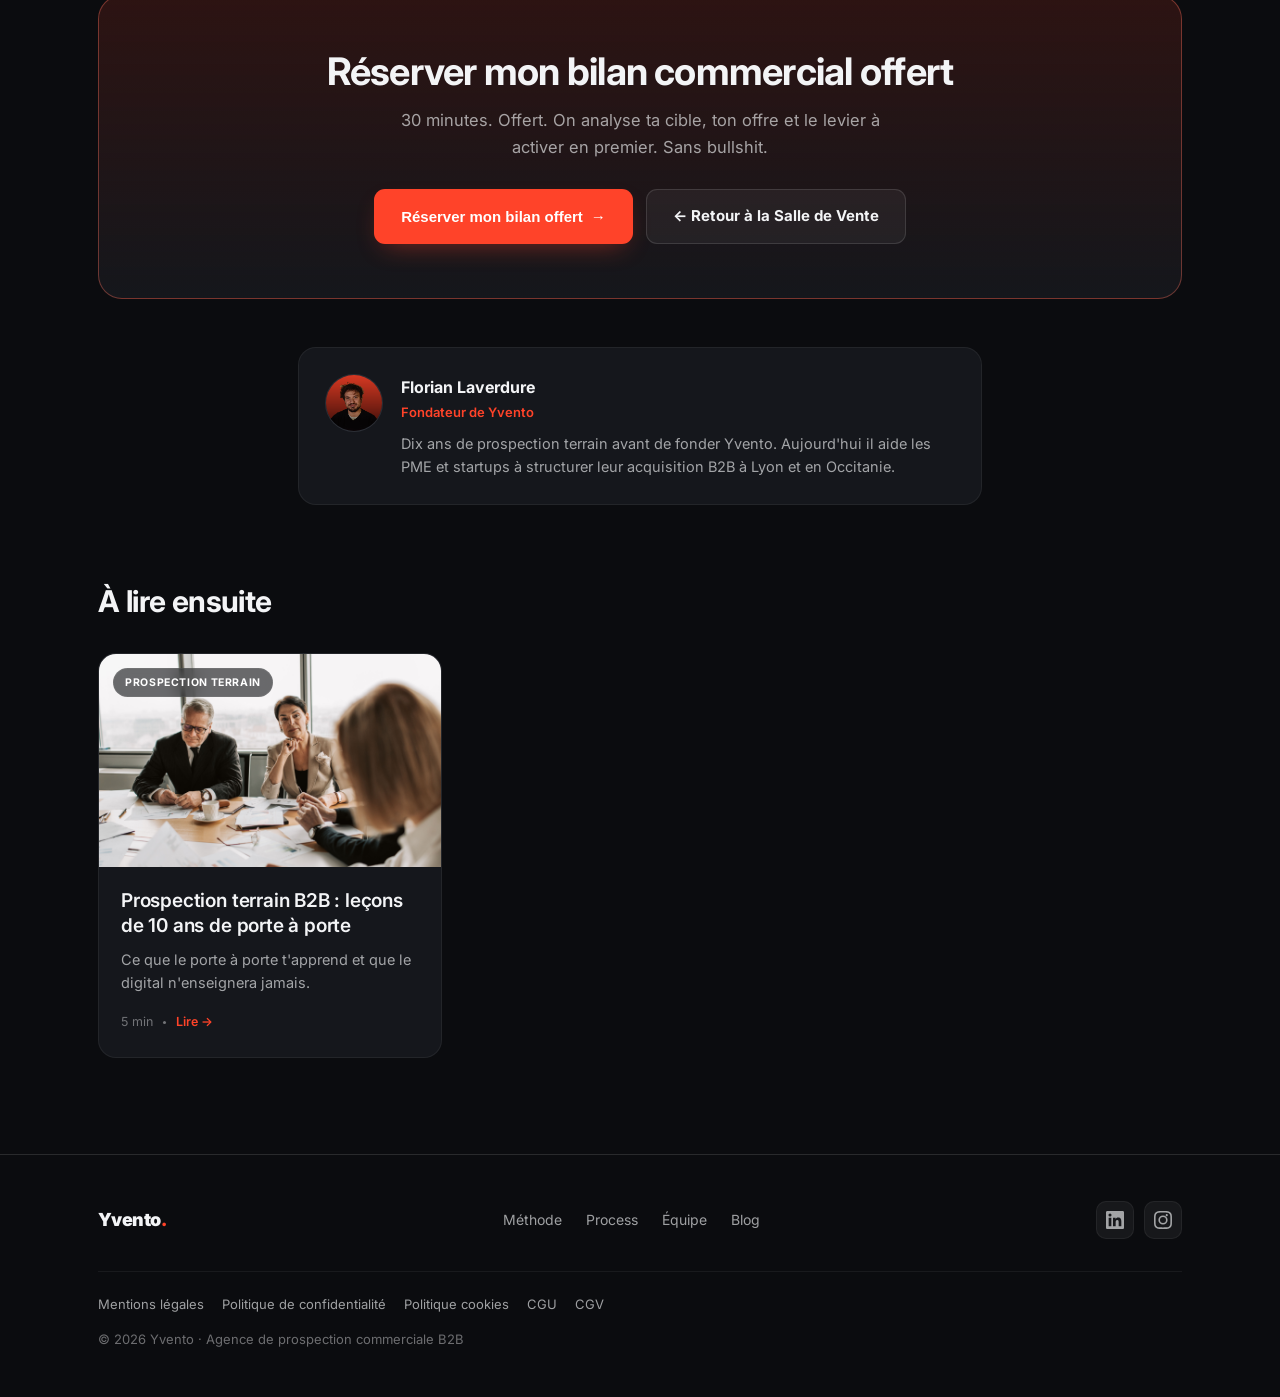
<file: blog/externaliser-prospection-b2b-2026.html>
<!DOCTYPE html>
<html lang="fr" class="no-js">
<head>
<meta charset="UTF-8">
<script>document.documentElement.classList.remove('no-js');</script>
<meta name="viewport" content="width=device-width, initial-scale=1.0">
<link rel="icon" type="image/png" href="../assets/favicon.png">

<!-- ════════ SEO ════════ -->
<title>Externaliser sa prospection B2B en 2026 | Yvento</title>
<meta name="description" content="Recruter un commercial ou externaliser ? Le guide honnête 2026 : avantages, coûts réels et questions à poser avant de choisir une agence de prospection B2B.">
<meta name="robots" content="index, follow, max-image-preview:large">
<meta name="author" content="Florian Laverdure">
<link rel="canonical" href="https://yvento.fr/blog/externaliser-prospection-b2b-2026">

<meta property="og:type" content="article">
<meta property="og:title" content="Externaliser sa prospection B2B en 2026 : le guide honnête">
<meta property="og:description" content="Recruter ou externaliser ? Avantages, coûts réels et questions à poser avant de choisir une agence de prospection commerciale B2B.">
<meta property="og:url" content="https://yvento.fr/blog/externaliser-prospection-b2b-2026">
<meta property="og:image" content="https://yvento.fr/assets/blog-externalisation.jpg">
<meta property="article:published_time" content="2026-06-29">
<meta property="article:author" content="Florian Laverdure">
<meta name="twitter:card" content="summary_large_image">

<link rel="preconnect" href="https://fonts.googleapis.com">
<link rel="preconnect" href="https://fonts.gstatic.com" crossorigin>
<link href="https://fonts.googleapis.com/css2?family=Inter:ital,opsz,wght@0,14..32,400;0,14..32,500;0,14..32,600;0,14..32,700;0,14..32,800;0,14..32,900;1,14..32,400;1,14..32,500;1,14..32,600&display=swap" rel="stylesheet">
<link rel="stylesheet" href="../assets/blog.css">

<!-- ════════ Données structurées ════════ -->
<script type="application/ld+json">
{
  "@context": "https://schema.org",
  "@type": "BlogPosting",
  "headline": "Externaliser sa prospection B2B en 2026 : le guide honnête",
  "description": "Recruter un commercial ou externaliser ? Avantages, coûts réels et questions à poser avant de choisir une agence de prospection commerciale B2B.",
  "image": "https://yvento.fr/assets/blog-externalisation.jpg",
  "datePublished": "2026-06-29",
  "dateModified": "2026-06-29",
  "inLanguage": "fr-FR",
  "author": { "@type": "Person", "name": "Florian Laverdure", "jobTitle": "Fondateur", "worksFor": { "@type": "Organization", "name": "Yvento" } },
  "publisher": {
    "@type": "Organization",
    "name": "Yvento",
    "logo": { "@type": "ImageObject", "url": "https://yvento.fr/assets/favicon.png" }
  },
  "mainEntityOfPage": { "@type": "WebPage", "@id": "https://yvento.fr/blog/externaliser-prospection-b2b-2026" },
  "isPartOf": { "@type": "Blog", "name": "La Salle de Vente", "url": "https://yvento.fr/blog" }
}
</script>
<script type="application/ld+json">
{
  "@context": "https://schema.org",
  "@type": "BreadcrumbList",
  "itemListElement": [
    { "@type": "ListItem", "position": 1, "name": "Accueil", "item": "https://yvento.fr/" },
    { "@type": "ListItem", "position": 2, "name": "La Salle de Vente", "item": "https://yvento.fr/blog" },
    { "@type": "ListItem", "position": 3, "name": "Externaliser sa prospection B2B en 2026", "item": "https://yvento.fr/blog/externaliser-prospection-b2b-2026" }
  ]
}
</script>
</head>
<body>

<!-- ════════ NAV ════════ -->
<nav id="mainNav">
  <div class="nav-inner">
    <a href="../index.html#top" class="nav-logo"><span class="nav-logo-text">Yvento<span class="pt">.</span></span></a>
    <div class="nav-links">
      <a href="../index.html#methode">Méthode</a>
      <a href="../index.html#process">Process</a>
      <a href="../index.html#equipe">Équipe</a>
      <a href="index.html" class="is-active">Blog</a>
      <a href="../index.html#faq">FAQ</a>
    </div>
    <button class="btn-filled-sm js-book" type="button">Réserver un rendez-vous</button>
  </div>
</nav>

<main>
<!-- ════════ FIL D'ARIANE ════════ -->
<div class="wrap breadcrumb">
  <a href="../index.html#top">Accueil</a><span class="sep">›</span>
  <a href="index.html">La Salle de Vente</a><span class="sep">›</span>
  <span>Externaliser sa prospection B2B en 2026</span>
</div>

<!-- ════════ EN-TÊTE ════════ -->
<header class="ahead reveal">
  <span class="ahead__cat">Génération de leads</span>
  <h1>Externaliser sa prospection B2B en 2026 : le guide honnête</h1>
  <p class="ahead__lead">Recruter un commercial à 50k€ ou tester une agence externalisée ? Les vrais avantages, les vrais coûts, et les questions à poser avant de signer. Sans bullshit.</p>
  <div class="ahead__meta">
    <img class="ahead__avatar" src="../assets/florian.png" alt="Florian Laverdure">
    <div class="ahead__who">
      <b>Florian Laverdure</b>
      <span>Fondateur de Yvento</span>
    </div>
    <div class="ahead__when">
      <span>29 juin 2026</span><span class="dot"></span><span>6 min de lecture</span>
    </div>
  </div>
</header>

<!-- ════════ VISUEL DE COUVERTURE ════════ -->
<div class="acover reveal d1">
  <img class="acover__img" src="../assets/blog-externalisation.jpg" alt="Poignée de main entre dirigeants au-dessus de graphiques de performance commerciale">
</div>

<!-- ════════ PARTAGE ════════ -->
<div class="ashare reveal d1">
  <span>Partager :</span>
  <a class="js-share-li" href="#" target="_blank" rel="noopener">in LinkedIn</a>
  <a class="js-share-x" href="#" target="_blank" rel="noopener">X / Twitter</a>
  <a class="js-share-copy" href="#" role="button">Copier le lien</a>
</div>

<!-- ════════ CORPS ════════ -->
<article class="prose reveal d1">
  <p>Si tu crois encore qu'un prompt ChatGPT une fois par semaine suffit à remplir ton pipe, t'as loupé un truc. Et ce même en ayant le meilleur produit du monde. Sauf si t'es le patron d'une startup qui a trouvé le remède contre le cancer.</p>

  <p>La réalité de la prospection B2B en 2026, c'est que ça demande de la régularité, de la méthode et du temps. Trois choses que la plupart des dirigeants et directeurs commerciaux n'ont tout simplement pas.</p>

  <p>Alors quand ton produit se vend, que ta boîte tourne, et que tu te poses la question d'embaucher un commercial à 50k€ par an avec le risque qu'il ne fasse pas le job et te fasse perdre six mois de trésorerie… c'est normal. T'es en phase de croissance. Tu peux tomber sur un profil qui déchire, ou te planter. Ou alors t'as déjà la machine qui tourne, tu balances du budget ads dans tous les sens, et tu veux simplement plus de RDV qualifiés B2B quoi qu'il arrive, sans dépendre d'un seul canal. Dans les deux cas, tester une <strong>agence de prospection commerciale externalisée</strong> ça a du sens. Y'a des avantages, des inconvénients. On fait le point.</p>

  <h2>Ce que ça change concrètement : le cas 1Temporel</h2>
  <p>Avant de rentrer dans le détail, un exemple concret. Parce que c'est plus parlant qu'une liste de bullet points.</p>
  <p>Tanguy et Nicolas sont co-fondateurs de <strong>1Temporel</strong>, une agence web et SEO basée à Lyon spécialisée dans la méthode CRO. Un positionnement solide, une offre qui se vend, des clients satisfaits. Le problème : Nicolas passait la moitié de son temps à prospecter, au détriment de la production. La cible était identifiée — des salles de pilates et de sport sur Lyon avec un site web existant mais des taux de conversion en dessous du marché — mais impossible de structurer une approche commerciale régulière sans y sacrifier ses journées.</p>
  <p>Ils auraient pu recruter un commercial. Ils ont préféré tester avec Yvento.</p>
  <p><strong>Premier mois :</strong> audit de leur cible, construction du fichier prospects, script co-construit pour coller exactement au positionnement CRO de 1Temporel. <strong>Deuxième mois :</strong> 11 RDV qualifiés livrés dans leur agenda, tous des gérants de salles de sport et de pilates sur la métropole lyonnaise. <strong>Troisième mois :</strong> 3 clients signés, pipeline en cours sur 4 autres opportunités.</p>
  <p>Nicolas passe aujourd'hui 80 % de son temps en production. La prospection tourne sans lui.</p>
  <p>C'est ça, l'externalisation commerciale B2B bien faite.</p>

  <div class="ctabox">
    <p>Tu veux savoir si ton cas ressemble à celui de 1Temporel ? Ton temps c'est de l'argent, on le sait mieux que personne. Ça ne coûte rien, on fait le point ensemble.</p>
    <button class="btn btn--accent js-book" type="button">Réserver 30 min offertes <span class="arrow">→</span></button>
  </div>

  <h2>Les avantages d'externaliser ta prospection commerciale</h2>

  <h3>Pas de risque RH</h3>
  <p>Ça ne fonctionne pas, tu arrêtes. C'est pas un CDI à 50k€ avec six mois de préavis et une rupture conventionnelle à négocier. La flexibilité c'est le premier vrai avantage de l'externalisation commerciale B2B. Tu testes, tu mesures, tu décides.</p>

  <h3>Opérationnel dès le premier mois</h3>
  <p>Un commercial interne met trois à six mois avant de décrocher son premier vrai RDV. Une agence sérieuse démarre avec un audit de ta cible et de ton offre, et les premiers appels partent dans le mois. Pas de période d'onboarding qui dure des plombes, pas d'excuse.</p>

  <h3>Les résultats s'optimisent dans la durée</h3>
  <p>Le premier mois c'est le rodage. Les scripts s'ajustent, les cibles s'affinent, les objections remontent du terrain. Les RDV arrivent mais le rythme de croisière se construit sur deux à trois mois. C'est pas un défaut, c'est la réalité de toute campagne de prospection commerciale B2B bien faite.</p>

  <h3>Idéal pour tester un nouveau marché</h3>
  <p>Tu lances une nouvelle offre ? Tu veux attaquer un segment que tu n'as jamais prospecté ? Une agence te permet de tester sans mobiliser tes commerciaux déjà sous l'eau, et sans parier 50k€ sur une hypothèse non validée. Si ça ne prend pas, tu as une réponse marché concrète en deux mois, pas en un an.</p>

  <h3>Une bonne agence creuse ton business avant de décrocher le téléphone</h3>
  <p>Si elle ne cherche pas à comprendre pourquoi tu vends ce produit à cette cible précise, c'est un signal d'alarme. Sans ça les appels seront génériques, les résultats nuls, et tu seras déçu. Une agence de prospection B2B sérieuse commence toujours par un audit commercial. C'est non négociable.</p>

  <h3>Le terrain reste un levier que personne n'exploite vraiment</h3>
  <p>Pendant que tout le monde se bat sur les mêmes séquences email automatisées, aller physiquement voir tes prospects ça crée quelque chose que le digital ne reproduira jamais. Un décideur qui ignore tous tes cold emails te reçoit parfois cinq minutes quand tu te pointes à sa porte avec le bon discours. C'est ce qu'on fait en Occitanie et à Lyon. Sur certains marchés, la poignée de main vaut dix fois un message LinkedIn. <a href="prospection-terrain-b2b-porte-a-porte.html">On a écrit tout un article sur la prospection terrain B2B</a> si le sujet t'intéresse.</p>

  <h3>Tu libères du temps à haute valeur</h3>
  <p>Comme Nicolas. T'as pas monté ta boîte pour passer tes journées à chercher des prospects sur LinkedIn. Ton temps vaut mieux que ça. Externaliser la génération de leads B2B c'est récupérer tes journées et les mettre là où t'es vraiment bon.</p>

  <h2>Les inconvénients, et je vais pas te les cacher</h2>
  <p>Je suis fondateur d'une agence commerciale. Mais je suis aussi honnête, et les directeurs commerciaux qui me lisent ont vu assez de prestataires survendre pour mériter une réponse franche.</p>

  <h3>Le coût peut piquer</h3>
  <p>Et voilà les vrais chiffres. Un commercial junior en CDI c'est 28 000 à 35 000€ de fixe brut, soit 40 000 à 50 000€ chargé pour toi. Ajoute trois à six mois de montée en compétence pendant lesquels il coûte sans vraiment rapporter, une stack outbound entre 300 et 600€ par mois, et une rupture conventionnelle si ça ne fonctionne pas. Au total, un recrutement commercial raté te coûte facilement 60 000 à 80 000€ entre le salaire, les charges, les outils et la perte de temps. Une agence de prospection commerciale B2B sérieuse te facture entre 1 500 et 4 000€ par mois, avec des résultats mesurables dès le deuxième mois. Les chiffres parlent d'eux-mêmes.</p>

  <h3>Tu restes central sur le closing, mais on peut t'aider</h3>
  <p>L'agence prospecte, qualifie et livre les RDV dans ton agenda. Mais c'est toi ou tes commerciaux qui signez. Si ton offre n'est pas claire ou ton pitch bancal, les meilleurs SDR du monde ne compenseront pas. Ce que peu d'agences font et qu'on propose chez Yvento : aller jusqu'au closing avec toi si besoin, et former tes équipes pour que les RDV qu'on livre se transforment vraiment en clients. Parce que remplir un agenda de RDV qui ne signent pas, ça n'intéresse personne.</p>

  <h3>Tous les prestataires ne se valent pas</h3>
  <p>Le marché est opaque. Certains vendent du volume sans résultat, d'autres promettent 30 RDV par mois sans avoir jamais prospecté dans ton secteur. Avant de signer, pose des questions précises : comment se passe l'audit ? Qui prospecte concrètement ? Quels KPIs sont suivis ? Est-ce qu'un fondateur est impliqué ou c'est une équipe de juniors qui gèrent dix clients en même temps ? La réponse à cette dernière question te dira beaucoup.</p>

  <h2>Agence ou commercial interne, qu'est-ce qu'on choisit ?</h2>
  <p>La réponse honnête : ça dépend de ta situation.</p>

  <div class="tablewrap">
  <table>
    <thead>
      <tr><th>Critère</th><th>Agence externalisée</th><th>Commercial interne</th></tr>
    </thead>
    <tbody>
      <tr><th>Délai avant résultats</th><td>1 à 3 mois</td><td>4 à 6 mois</td></tr>
      <tr><th>Risque financier</th><td>Faible, résiliable</td><td>Élevé, CDI</td></tr>
      <tr><th>Coût mensuel</th><td>1 500 à 4 000€</td><td>3 500 à 5 500€ chargé</td></tr>
      <tr><th>Connaissance marché</th><td>Bonne au démarrage</td><td>Excellente après 12 mois</td></tr>
      <tr><th>Flexibilité</th><td>Totale</td><td>Faible</td></tr>
      <tr><th>Idéal pour</th><td>Tester, accélérer, scaler</td><td>Ancrage long terme</td></tr>
    </tbody>
  </table>
  </div>

  <p>Tu veux des résultats vite, sans risque RH, pour tester un marché ou valider une nouvelle offre : <strong>l'externalisation commerciale B2B</strong> est probablement le bon choix.</p>
  <p>Tu as validé ton marché et tu veux construire un actif commercial durable sur 18 mois : recrute un commercial interne. Prends juste le temps de bien le choisir.</p>
  <p>Les deux ne sont pas incompatibles. Beaucoup de PME qui performent utilisent une agence pour alimenter le pipeline pendant que leur équipe interne gère le closing et les comptes stratégiques. L'agence apporte le volume et la régularité, le commercial interne apporte la profondeur de relation. Les deux ensemble c'est une vraie machine commerciale.</p>

  <h2>Les questions à poser avant de signer avec une agence</h2>
  <p>Choisir une agence de prospection B2B ça se fait pas sur un coup de feeling ou sur un beau deck commercial.</p>
  <ul>
    <li><strong>Est-ce qu'ils ont prospecté dans ton secteur ?</strong> L'expérience sectorielle change tout sur le script, les objections, les décideurs à cibler.</li>
    <li><strong>Qui prospecte vraiment ?</strong> Un fondateur impliqué ou une équipe de juniors qui gèrent dix clients en même temps ? La réponse change tout à la qualité des appels.</li>
    <li><strong>Comment se passe le premier mois ?</strong> Un audit sérieux, une phase de brief, une validation du script avant le lancement. Si on te dit « on commence à prospecter la semaine prochaine » sans rien de tout ça, fuis.</li>
    <li><strong>Quels KPIs sont suivis ?</strong> Taux de contact, taux de RDV, taux de transformation, feedback terrain. Une agence sérieuse te sort ces chiffres chaque semaine, pas chaque trimestre.</li>
    <li><strong>Est-ce qu'ils peuvent aller jusqu'au closing ?</strong> Peu d'agences le font. C'est pourtant ce qui fait la différence entre remplir un agenda et vraiment développer ton chiffre d'affaires.</li>
  </ul>

  <div class="clientquote">
    <p>« On avait le produit, on avait la cible, on avait juste plus le temps de prospecter. Yvento a structuré tout ce qu'on n'arrivait pas à faire tourner seuls. »</p>
    <cite><b>Tanguy</b> — Co-Fondateur, 1Temporel Lyon</cite>
  </div>

  <h2>Ce qu'on fait chez Yvento</h2>
  <p>On externalise ton acquisition B2B de bout en bout. Identification de tes prospects idéaux, prospection téléphonique, multicanal et terrain à Lyon et en Occitanie, RDV qualifiés livrés dans ton agenda. Et si t'en as besoin, on t'accompagne jusqu'au closing et on forme tes équipes pour que chaque RDV compte vraiment.</p>
  <p>Si tu te poses la question, commence par là.</p>
</article>

<!-- ════════ CTA FINAL ════════ -->
<section style="padding:56px 0 0">
  <div class="wrap bcta">
    <div class="bcta__box reveal">
      <h2>Réserver mon bilan commercial offert</h2>
      <p>30 minutes. Offert. On analyse ta cible, ton offre et le levier à activer en premier. Sans bullshit.</p>
      <div class="bcta__actions">
        <button class="btn btn--accent js-book" type="button">Réserver mon bilan offert <span class="arrow">→</span></button>
        <a href="index.html" class="btn btn--ghost">← Retour à la Salle de Vente</a>
      </div>
    </div>
  </div>
</section>

<!-- ════════ BLOC AUTEUR ════════ -->
<div class="author reveal">
  <div class="author__box">
    <img src="../assets/florian.png" alt="Florian Laverdure">
    <div>
      <b>Florian Laverdure</b>
      <div class="role">Fondateur de Yvento</div>
      <p>Dix ans de prospection terrain avant de fonder Yvento. Aujourd'hui il aide les PME et startups à structurer leur acquisition B2B à Lyon et en Occitanie.</p>
    </div>
  </div>
</div>

<!-- ════════ À LIRE ENSUITE ════════ -->
<section class="related">
  <div class="wrap">
    <h2>À lire ensuite</h2>
    <div class="posts">
      <a class="pcard reveal" href="prospection-terrain-b2b-porte-a-porte.html">
        <div class="pcard__media">
          <span class="pcard__cat">Prospection terrain</span>
          <img src="../assets/blog-terrain.jpg" alt="Réunion commerciale en face-à-face autour d'une table de négociation" loading="lazy">
        </div>
        <div class="pcard__body">
          <h3 class="pcard__title">Prospection terrain B2B : leçons de 10 ans de porte à porte</h3>
          <p class="pcard__excerpt">Ce que le porte à porte t'apprend et que le digital n'enseignera jamais.</p>
          <div class="pcard__foot"><span>5 min</span><span class="dot"></span><span class="pcard__more">Lire →</span></div>
        </div>
      </a>
    </div>
  </div>
</section>
</main>

<!-- ════════ FOOTER ════════ -->
<footer class="foot">
  <div class="wrap foot__in">
    <a href="../index.html#top" class="brand">Yvento<span class="pt">.</span></a>
    <div class="foot__links">
      <a href="../index.html#methode">Méthode</a>
      <a href="../index.html#process">Process</a>
      <a href="../index.html#equipe">Équipe</a>
      <a href="index.html">Blog</a>
    </div>
    <div class="foot__social">
      <a href="https://www.linkedin.com/company/yvento/?viewAsMember=true" target="_blank" rel="noopener" aria-label="Yvento sur LinkedIn"><svg viewBox="0 0 24 24" fill="currentColor"><path d="M20.45 20.45h-3.56v-5.57c0-1.33-.03-3.04-1.85-3.04-1.85 0-2.14 1.45-2.14 2.94v5.67H9.34V9h3.42v1.56h.05c.48-.9 1.64-1.85 3.37-1.85 3.6 0 4.27 2.37 4.27 5.45v6.29zM5.34 7.43a2.06 2.06 0 1 1 0-4.13 2.06 2.06 0 0 1 0 4.13zM7.12 20.45H3.56V9h3.56v11.45zM22.22 0H1.77C.79 0 0 .77 0 1.72v20.56C0 23.23.79 24 1.77 24h20.45c.98 0 1.78-.77 1.78-1.72V1.72C24 .77 23.2 0 22.22 0z"/></svg></a>
      <a href="https://www.instagram.com/yvento.fr/" target="_blank" rel="noopener" aria-label="Yvento sur Instagram"><svg viewBox="0 0 24 24" fill="currentColor"><path d="M12 2.16c3.2 0 3.58.01 4.85.07 1.17.05 1.8.25 2.23.41.56.22.96.48 1.38.9.42.42.68.82.9 1.38.16.43.36 1.06.41 2.23.06 1.27.07 1.65.07 4.85s-.01 3.58-.07 4.85c-.05 1.17-.25 1.8-.41 2.23-.22.56-.48.96-.9 1.38-.42.42-.82.68-1.38.9-.43.16-1.06.36-2.23.41-1.27.06-1.65.07-4.85.07s-3.58-.01-4.85-.07c-1.17-.05-1.8-.25-2.23-.41a3.7 3.7 0 0 1-1.38-.9 3.7 3.7 0 0 1-.9-1.38c-.16-.43-.36-1.06-.41-2.23-.06-1.27-.07-1.65-.07-4.85s.01-3.58.07-4.85c.05-1.17.25-1.8.41-2.23.22-.56.48-.96.9-1.38.42-.42.82-.68 1.38-.9.43-.16 1.06-.36 2.23-.41C8.42 2.17 8.8 2.16 12 2.16zM12 0C8.74 0 8.33.01 7.05.07 5.78.13 4.9.33 4.14.63c-.79.3-1.46.72-2.12 1.38C1.35 2.68.94 3.35.63 4.14.33 4.9.13 5.78.07 7.05.01 8.33 0 8.74 0 12s.01 3.67.07 4.95c.06 1.27.26 2.15.56 2.91.3.79.72 1.46 1.38 2.12.66.66 1.33 1.08 2.12 1.38.76.3 1.64.5 2.91.56C8.33 23.99 8.74 24 12 24s3.67-.01 4.95-.07c1.27-.06 2.15-.26 2.91-.56.79-.3 1.46-.72 2.12-1.38.66-.66 1.08-1.33 1.38-2.12.3-.76.5-1.64.56-2.91.06-1.28.07-1.69.07-4.95s-.01-3.67-.07-4.95c-.06-1.27-.26-2.15-.56-2.91-.3-.79-.72-1.46-1.38-2.12-.66-.66-1.33-1.08-2.12-1.38-.76-.3-1.64-.5-2.91-.56C15.67.01 15.26 0 12 0zm0 5.84A6.16 6.16 0 1 0 18.16 12 6.16 6.16 0 0 0 12 5.84zM12 16a4 4 0 1 1 4-4 4 4 0 0 1-4 4zm6.41-10.4a1.44 1.44 0 1 1-1.44-1.44 1.44 1.44 0 0 1 1.44 1.44z"/></svg></a>
    </div>
    <div class="foot__copy">
      <div class="foot__legal">
        <a href="../mentions-legales.html">Mentions légales</a>
        <a href="../confidentialite.html">Politique de confidentialité</a>
        <a href="../cookies.html">Politique cookies</a>
        <a href="../cgu.html">CGU</a>
        <a href="../cgv.html">CGV</a>
      </div>
      <div>© 2026 Yvento · Agence de prospection commerciale B2B</div>
    </div>
  </div>
</footer>

<script>
const nav=document.getElementById('mainNav');
let ticking=false;
function onScroll(){if(!ticking){requestAnimationFrame(()=>{nav.classList.toggle('scrolled',scrollY>40);ticking=false;});ticking=true;}}
onScroll();addEventListener('scroll',onScroll,{passive:true});

const io=new IntersectionObserver((es)=>{es.forEach(e=>{if(e.isIntersecting){e.target.classList.add('in');io.unobserve(e.target);}});},{threshold:0.12,rootMargin:'0px 0px -8% 0px'});
document.querySelectorAll('.reveal').forEach(el=>io.observe(el));
setTimeout(()=>{document.querySelectorAll('.reveal:not(.in)').forEach(el=>el.classList.add('in'));},2600);

const url=location.href,title=document.title;
const li=document.querySelector('.js-share-li'),x=document.querySelector('.js-share-x'),cp=document.querySelector('.js-share-copy');
if(li)li.href='https://www.linkedin.com/sharing/share-offsite/?url='+encodeURIComponent(url);
if(x)x.href='https://twitter.com/intent/tweet?url='+encodeURIComponent(url)+'&text='+encodeURIComponent(title);
if(cp)cp.addEventListener('click',e=>{e.preventDefault();navigator.clipboard?.writeText(url).then(()=>{cp.textContent='Lien copié ✓';setTimeout(()=>cp.textContent='Copier le lien',1800);});});

const CALENDLY_URL="https://calendly.com/yvento/30min";
let cReady=false;
function loadCalendly(){return new Promise(res=>{
  if(cReady&&window.Calendly)return res();
  if(!document.querySelector('link[data-calendly]')){const l=document.createElement('link');l.rel='stylesheet';l.href='https://assets.calendly.com/assets/external/widget.css';l.setAttribute('data-calendly','');document.head.appendChild(l);}
  const s=document.createElement('script');s.src='https://assets.calendly.com/assets/external/widget.js';s.async=true;s.onload=()=>{cReady=true;res();};document.body.appendChild(s);
});}
async function bookCalendly(){await loadCalendly();window.Calendly.initPopupWidget({url:CALENDLY_URL});}
document.querySelectorAll('.js-book').forEach(b=>b.addEventListener('click',()=>bookCalendly()));
</script>
</body>
</html>
</file>
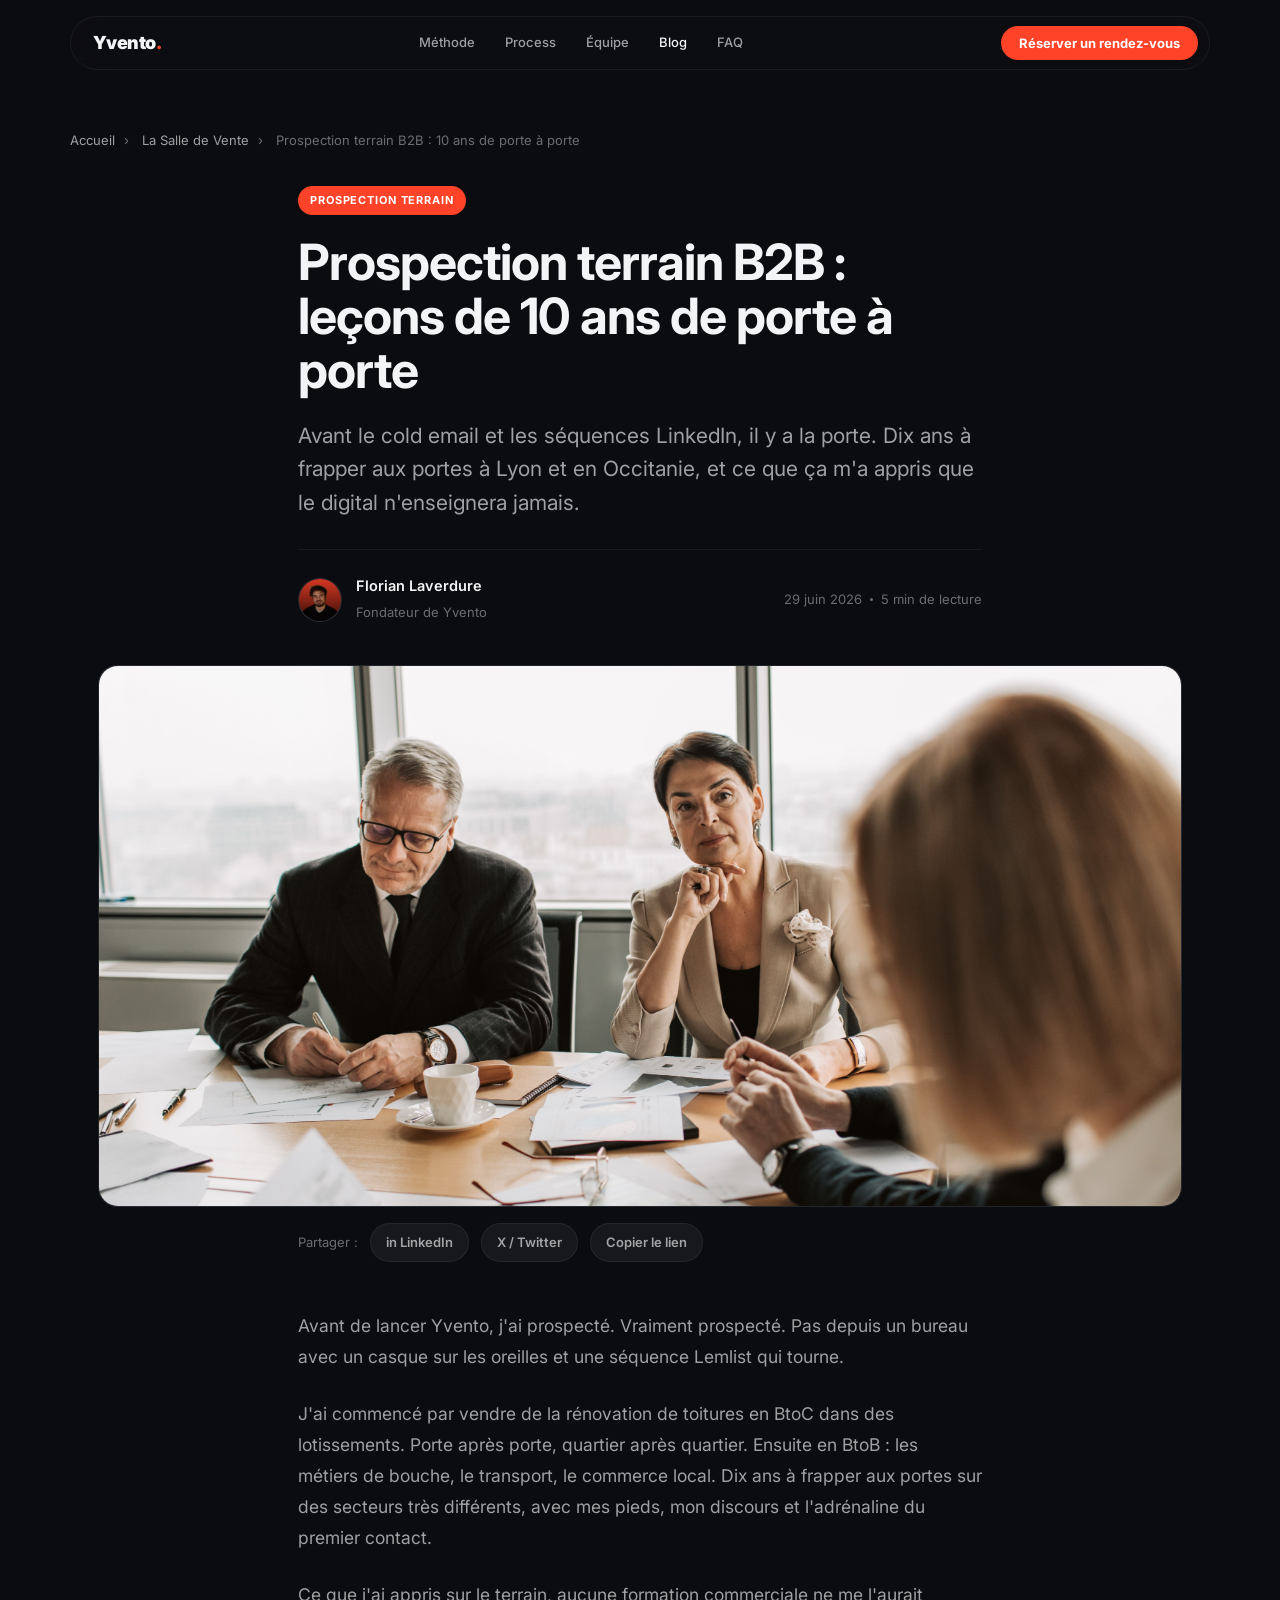
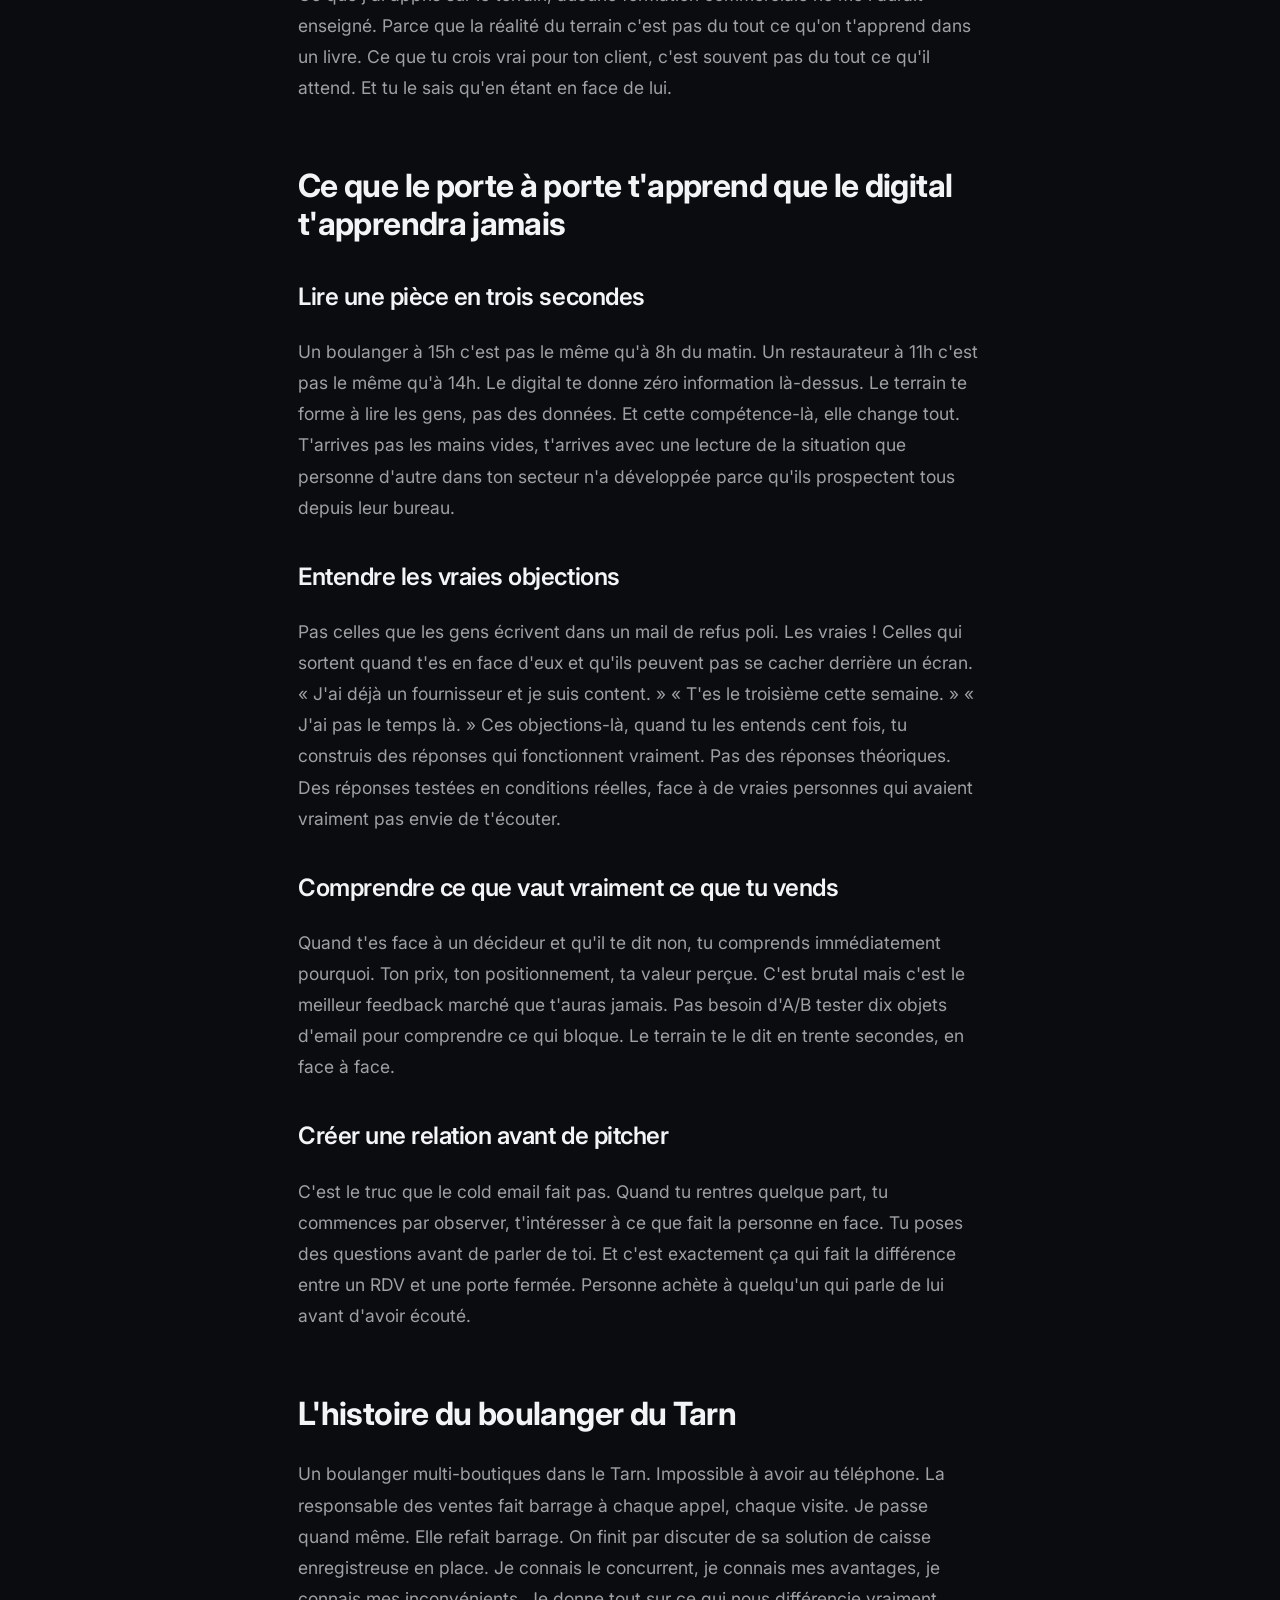
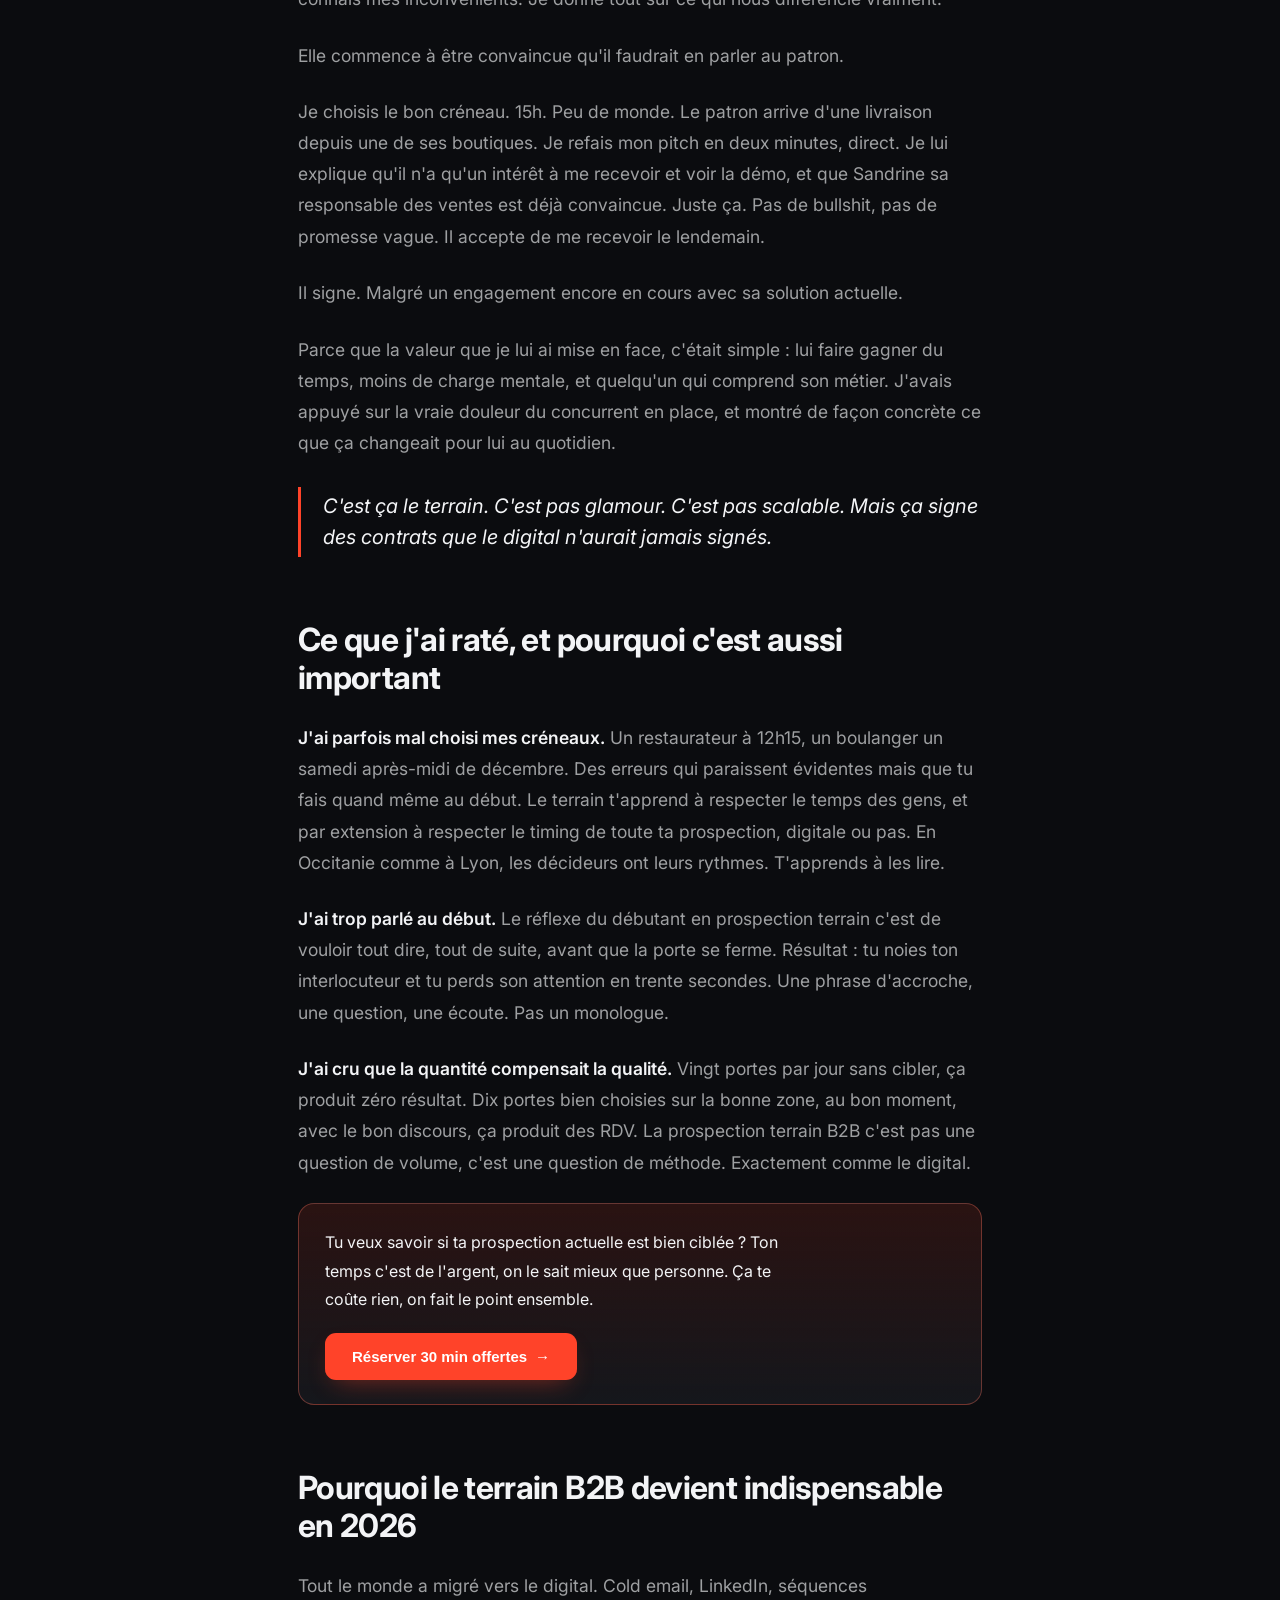
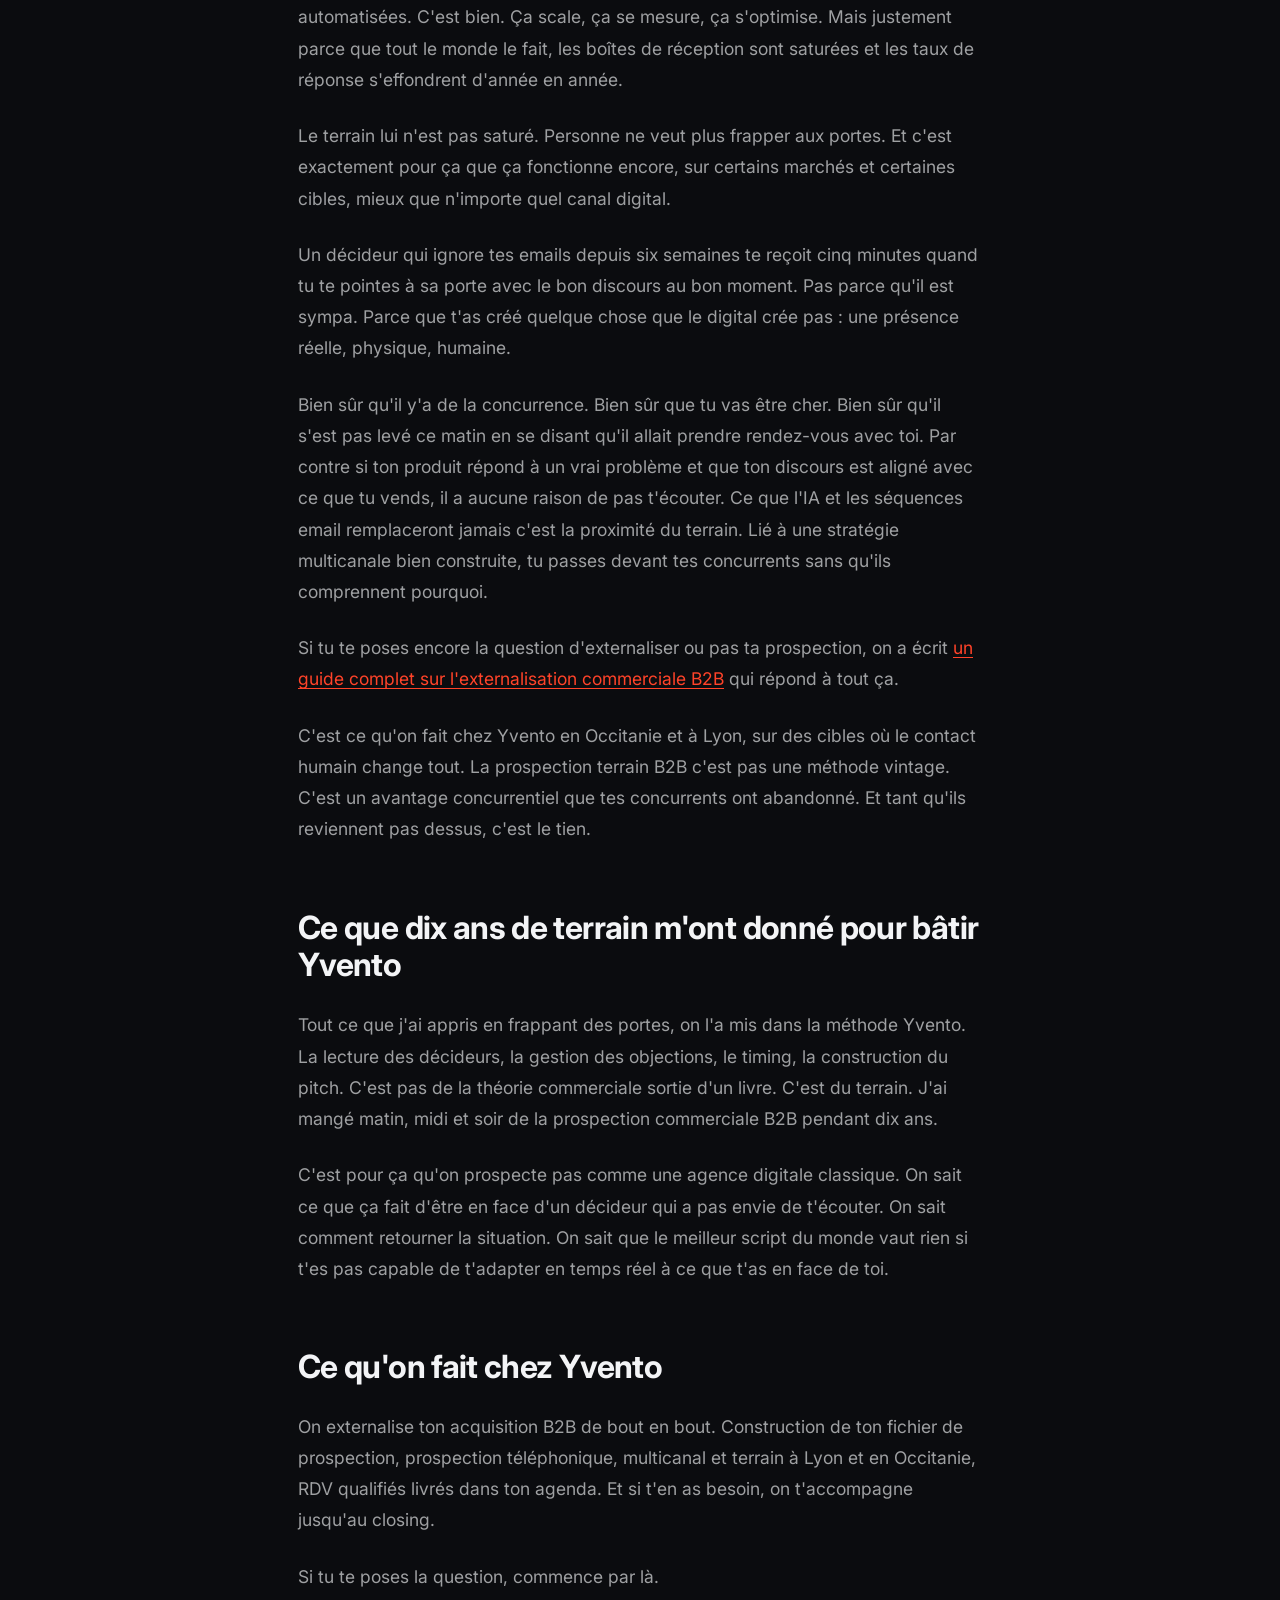
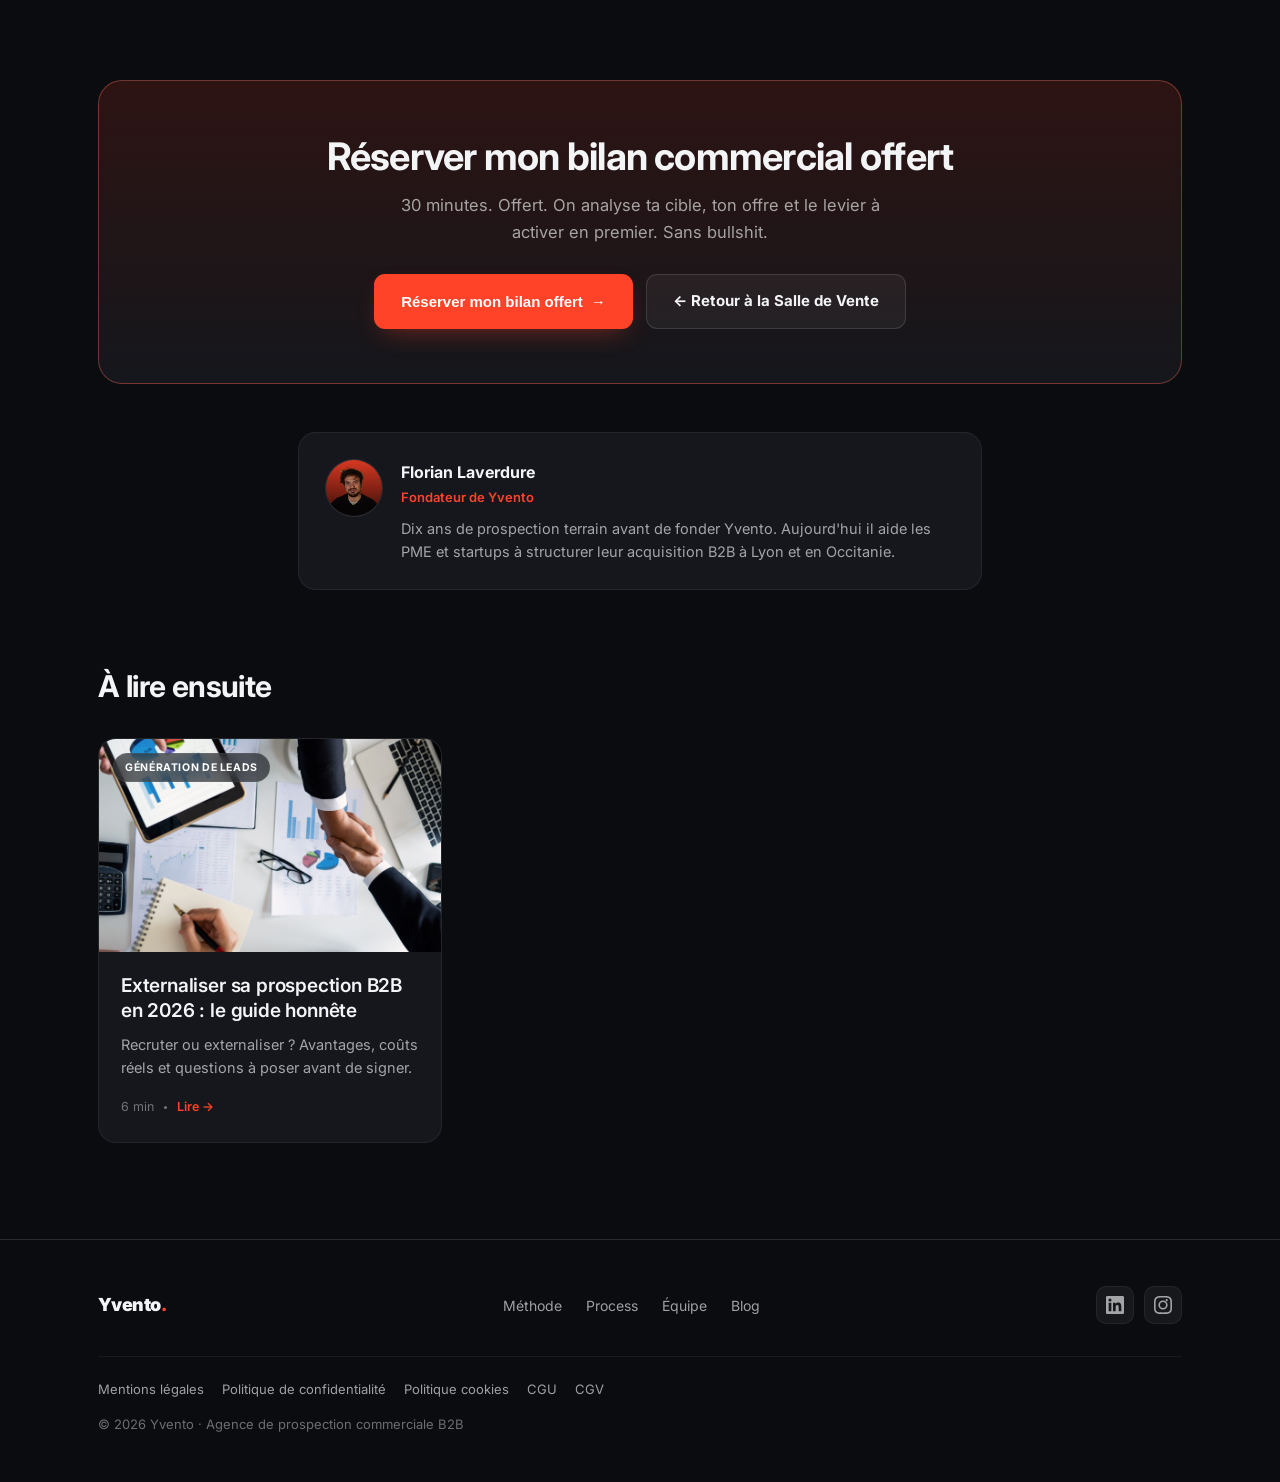
<file: blog/prospection-terrain-b2b-porte-a-porte.html>
<!DOCTYPE html>
<html lang="fr" class="no-js">
<head>
<meta charset="UTF-8">
<script>document.documentElement.classList.remove('no-js');</script>
<meta name="viewport" content="width=device-width, initial-scale=1.0">
<link rel="icon" type="image/png" href="../assets/favicon.png">

<!-- ════════ SEO ════════ -->
<title>Prospection terrain B2B : 10 ans de porte à porte | Yvento</title>
<meta name="description" content="Prospection terrain B2B à Lyon et en Occitanie : 10 ans de porte à porte, les leçons que le digital n'enseigne jamais et pourquoi ça redevient un avantage en 2026.">
<meta name="robots" content="index, follow, max-image-preview:large">
<meta name="author" content="Florian Laverdure">
<link rel="canonical" href="https://yvento.fr/blog/prospection-terrain-b2b-porte-a-porte">

<meta property="og:type" content="article">
<meta property="og:title" content="Prospection terrain B2B : leçons de 10 ans de porte à porte">
<meta property="og:description" content="Ce que 10 ans de porte à porte à Lyon et en Occitanie t'apprennent et que le digital n'enseignera jamais.">
<meta property="og:url" content="https://yvento.fr/blog/prospection-terrain-b2b-porte-a-porte">
<meta property="og:image" content="https://yvento.fr/assets/blog-terrain.jpg">
<meta property="article:published_time" content="2026-06-29">
<meta property="article:author" content="Florian Laverdure">
<meta name="twitter:card" content="summary_large_image">

<link rel="preconnect" href="https://fonts.googleapis.com">
<link rel="preconnect" href="https://fonts.gstatic.com" crossorigin>
<link href="https://fonts.googleapis.com/css2?family=Inter:ital,opsz,wght@0,14..32,400;0,14..32,500;0,14..32,600;0,14..32,700;0,14..32,800;0,14..32,900;1,14..32,400;1,14..32,500;1,14..32,600&display=swap" rel="stylesheet">
<link rel="stylesheet" href="../assets/blog.css">

<!-- ════════ Données structurées ════════ -->
<script type="application/ld+json">
{
  "@context": "https://schema.org",
  "@type": "BlogPosting",
  "headline": "Prospection terrain B2B : leçons de 10 ans de porte à porte",
  "description": "Ce que 10 ans de porte à porte à Lyon et en Occitanie t'apprennent et que le digital n'enseignera jamais.",
  "image": "https://yvento.fr/assets/blog-terrain.jpg",
  "datePublished": "2026-06-29",
  "dateModified": "2026-06-29",
  "inLanguage": "fr-FR",
  "author": { "@type": "Person", "name": "Florian Laverdure", "jobTitle": "Fondateur", "worksFor": { "@type": "Organization", "name": "Yvento" } },
  "publisher": {
    "@type": "Organization",
    "name": "Yvento",
    "logo": { "@type": "ImageObject", "url": "https://yvento.fr/assets/favicon.png" }
  },
  "mainEntityOfPage": { "@type": "WebPage", "@id": "https://yvento.fr/blog/prospection-terrain-b2b-porte-a-porte" },
  "isPartOf": { "@type": "Blog", "name": "La Salle de Vente", "url": "https://yvento.fr/blog" }
}
</script>
<script type="application/ld+json">
{
  "@context": "https://schema.org",
  "@type": "BreadcrumbList",
  "itemListElement": [
    { "@type": "ListItem", "position": 1, "name": "Accueil", "item": "https://yvento.fr/" },
    { "@type": "ListItem", "position": 2, "name": "La Salle de Vente", "item": "https://yvento.fr/blog" },
    { "@type": "ListItem", "position": 3, "name": "Prospection terrain B2B : 10 ans de porte à porte", "item": "https://yvento.fr/blog/prospection-terrain-b2b-porte-a-porte" }
  ]
}
</script>
</head>
<body>

<!-- ════════ NAV ════════ -->
<nav id="mainNav">
  <div class="nav-inner">
    <a href="../index.html#top" class="nav-logo"><span class="nav-logo-text">Yvento<span class="pt">.</span></span></a>
    <div class="nav-links">
      <a href="../index.html#methode">Méthode</a>
      <a href="../index.html#process">Process</a>
      <a href="../index.html#equipe">Équipe</a>
      <a href="index.html" class="is-active">Blog</a>
      <a href="../index.html#faq">FAQ</a>
    </div>
    <button class="btn-filled-sm js-book" type="button">Réserver un rendez-vous</button>
  </div>
</nav>

<main>
<!-- ════════ FIL D'ARIANE ════════ -->
<div class="wrap breadcrumb">
  <a href="../index.html#top">Accueil</a><span class="sep">›</span>
  <a href="index.html">La Salle de Vente</a><span class="sep">›</span>
  <span>Prospection terrain B2B : 10 ans de porte à porte</span>
</div>

<!-- ════════ EN-TÊTE ════════ -->
<header class="ahead reveal">
  <span class="ahead__cat">Prospection terrain</span>
  <h1>Prospection terrain B2B : leçons de 10 ans de porte à porte</h1>
  <p class="ahead__lead">Avant le cold email et les séquences LinkedIn, il y a la porte. Dix ans à frapper aux portes à Lyon et en Occitanie, et ce que ça m'a appris que le digital n'enseignera jamais.</p>
  <div class="ahead__meta">
    <img class="ahead__avatar" src="../assets/florian.png" alt="Florian Laverdure">
    <div class="ahead__who">
      <b>Florian Laverdure</b>
      <span>Fondateur de Yvento</span>
    </div>
    <div class="ahead__when">
      <span>29 juin 2026</span><span class="dot"></span><span>5 min de lecture</span>
    </div>
  </div>
</header>

<!-- ════════ VISUEL DE COUVERTURE ════════ -->
<div class="acover reveal d1">
  <img class="acover__img" src="../assets/blog-terrain.jpg" alt="Réunion commerciale en face-à-face autour d'une table de négociation">
</div>

<!-- ════════ PARTAGE ════════ -->
<div class="ashare reveal d1">
  <span>Partager :</span>
  <a class="js-share-li" href="#" target="_blank" rel="noopener">in LinkedIn</a>
  <a class="js-share-x" href="#" target="_blank" rel="noopener">X / Twitter</a>
  <a class="js-share-copy" href="#" role="button">Copier le lien</a>
</div>

<!-- ════════ CORPS ════════ -->
<article class="prose reveal d1">
  <p>Avant de lancer Yvento, j'ai prospecté. Vraiment prospecté. Pas depuis un bureau avec un casque sur les oreilles et une séquence Lemlist qui tourne.</p>
  <p>J'ai commencé par vendre de la rénovation de toitures en BtoC dans des lotissements. Porte après porte, quartier après quartier. Ensuite en BtoB : les métiers de bouche, le transport, le commerce local. Dix ans à frapper aux portes sur des secteurs très différents, avec mes pieds, mon discours et l'adrénaline du premier contact.</p>
  <p>Ce que j'ai appris sur le terrain, aucune formation commerciale ne me l'aurait enseigné. Parce que la réalité du terrain c'est pas du tout ce qu'on t'apprend dans un livre. Ce que tu crois vrai pour ton client, c'est souvent pas du tout ce qu'il attend. Et tu le sais qu'en étant en face de lui.</p>

  <h2>Ce que le porte à porte t'apprend que le digital t'apprendra jamais</h2>

  <h3>Lire une pièce en trois secondes</h3>
  <p>Un boulanger à 15h c'est pas le même qu'à 8h du matin. Un restaurateur à 11h c'est pas le même qu'à 14h. Le digital te donne zéro information là-dessus. Le terrain te forme à lire les gens, pas des données. Et cette compétence-là, elle change tout. T'arrives pas les mains vides, t'arrives avec une lecture de la situation que personne d'autre dans ton secteur n'a développée parce qu'ils prospectent tous depuis leur bureau.</p>

  <h3>Entendre les vraies objections</h3>
  <p>Pas celles que les gens écrivent dans un mail de refus poli. Les vraies ! Celles qui sortent quand t'es en face d'eux et qu'ils peuvent pas se cacher derrière un écran. « J'ai déjà un fournisseur et je suis content. » « T'es le troisième cette semaine. » « J'ai pas le temps là. » Ces objections-là, quand tu les entends cent fois, tu construis des réponses qui fonctionnent vraiment. Pas des réponses théoriques. Des réponses testées en conditions réelles, face à de vraies personnes qui avaient vraiment pas envie de t'écouter.</p>

  <h3>Comprendre ce que vaut vraiment ce que tu vends</h3>
  <p>Quand t'es face à un décideur et qu'il te dit non, tu comprends immédiatement pourquoi. Ton prix, ton positionnement, ta valeur perçue. C'est brutal mais c'est le meilleur feedback marché que t'auras jamais. Pas besoin d'A/B tester dix objets d'email pour comprendre ce qui bloque. Le terrain te le dit en trente secondes, en face à face.</p>

  <h3>Créer une relation avant de pitcher</h3>
  <p>C'est le truc que le cold email fait pas. Quand tu rentres quelque part, tu commences par observer, t'intéresser à ce que fait la personne en face. Tu poses des questions avant de parler de toi. Et c'est exactement ça qui fait la différence entre un RDV et une porte fermée. Personne achète à quelqu'un qui parle de lui avant d'avoir écouté.</p>

  <h2>L'histoire du boulanger du Tarn</h2>
  <p>Un boulanger multi-boutiques dans le Tarn. Impossible à avoir au téléphone. La responsable des ventes fait barrage à chaque appel, chaque visite. Je passe quand même. Elle refait barrage. On finit par discuter de sa solution de caisse enregistreuse en place. Je connais le concurrent, je connais mes avantages, je connais mes inconvénients. Je donne tout sur ce qui nous différencie vraiment.</p>
  <p>Elle commence à être convaincue qu'il faudrait en parler au patron.</p>
  <p>Je choisis le bon créneau. 15h. Peu de monde. Le patron arrive d'une livraison depuis une de ses boutiques. Je refais mon pitch en deux minutes, direct. Je lui explique qu'il n'a qu'un intérêt à me recevoir et voir la démo, et que Sandrine sa responsable des ventes est déjà convaincue. Juste ça. Pas de bullshit, pas de promesse vague. Il accepte de me recevoir le lendemain.</p>
  <p>Il signe. Malgré un engagement encore en cours avec sa solution actuelle.</p>
  <p>Parce que la valeur que je lui ai mise en face, c'était simple : lui faire gagner du temps, moins de charge mentale, et quelqu'un qui comprend son métier. J'avais appuyé sur la vraie douleur du concurrent en place, et montré de façon concrète ce que ça changeait pour lui au quotidien.</p>
  <blockquote>C'est ça le terrain. C'est pas glamour. C'est pas scalable. Mais ça signe des contrats que le digital n'aurait jamais signés.</blockquote>

  <h2>Ce que j'ai raté, et pourquoi c'est aussi important</h2>
  <p><strong>J'ai parfois mal choisi mes créneaux.</strong> Un restaurateur à 12h15, un boulanger un samedi après-midi de décembre. Des erreurs qui paraissent évidentes mais que tu fais quand même au début. Le terrain t'apprend à respecter le temps des gens, et par extension à respecter le timing de toute ta prospection, digitale ou pas. En Occitanie comme à Lyon, les décideurs ont leurs rythmes. T'apprends à les lire.</p>
  <p><strong>J'ai trop parlé au début.</strong> Le réflexe du débutant en prospection terrain c'est de vouloir tout dire, tout de suite, avant que la porte se ferme. Résultat : tu noies ton interlocuteur et tu perds son attention en trente secondes. Une phrase d'accroche, une question, une écoute. Pas un monologue.</p>
  <p><strong>J'ai cru que la quantité compensait la qualité.</strong> Vingt portes par jour sans cibler, ça produit zéro résultat. Dix portes bien choisies sur la bonne zone, au bon moment, avec le bon discours, ça produit des RDV. La prospection terrain B2B c'est pas une question de volume, c'est une question de méthode. Exactement comme le digital.</p>

  <div class="ctabox">
    <p>Tu veux savoir si ta prospection actuelle est bien ciblée ? Ton temps c'est de l'argent, on le sait mieux que personne. Ça te coûte rien, on fait le point ensemble.</p>
    <button class="btn btn--accent js-book" type="button">Réserver 30 min offertes <span class="arrow">→</span></button>
  </div>

  <h2>Pourquoi le terrain B2B devient indispensable en 2026</h2>
  <p>Tout le monde a migré vers le digital. Cold email, LinkedIn, séquences automatisées. C'est bien. Ça scale, ça se mesure, ça s'optimise. Mais justement parce que tout le monde le fait, les boîtes de réception sont saturées et les taux de réponse s'effondrent d'année en année.</p>
  <p>Le terrain lui n'est pas saturé. Personne ne veut plus frapper aux portes. Et c'est exactement pour ça que ça fonctionne encore, sur certains marchés et certaines cibles, mieux que n'importe quel canal digital.</p>
  <p>Un décideur qui ignore tes emails depuis six semaines te reçoit cinq minutes quand tu te pointes à sa porte avec le bon discours au bon moment. Pas parce qu'il est sympa. Parce que t'as créé quelque chose que le digital crée pas : une présence réelle, physique, humaine.</p>
  <p>Bien sûr qu'il y'a de la concurrence. Bien sûr que tu vas être cher. Bien sûr qu'il s'est pas levé ce matin en se disant qu'il allait prendre rendez-vous avec toi. Par contre si ton produit répond à un vrai problème et que ton discours est aligné avec ce que tu vends, il a aucune raison de pas t'écouter. Ce que l'IA et les séquences email remplaceront jamais c'est la proximité du terrain. Lié à une stratégie multicanale bien construite, tu passes devant tes concurrents sans qu'ils comprennent pourquoi.</p>
  <p>Si tu te poses encore la question d'externaliser ou pas ta prospection, on a écrit <a href="externaliser-prospection-b2b-2026.html">un guide complet sur l'externalisation commerciale B2B</a> qui répond à tout ça.</p>
  <p>C'est ce qu'on fait chez Yvento en Occitanie et à Lyon, sur des cibles où le contact humain change tout. La prospection terrain B2B c'est pas une méthode vintage. C'est un avantage concurrentiel que tes concurrents ont abandonné. Et tant qu'ils reviennent pas dessus, c'est le tien.</p>

  <h2>Ce que dix ans de terrain m'ont donné pour bâtir Yvento</h2>
  <p>Tout ce que j'ai appris en frappant des portes, on l'a mis dans la méthode Yvento. La lecture des décideurs, la gestion des objections, le timing, la construction du pitch. C'est pas de la théorie commerciale sortie d'un livre. C'est du terrain. J'ai mangé matin, midi et soir de la prospection commerciale B2B pendant dix ans.</p>
  <p>C'est pour ça qu'on prospecte pas comme une agence digitale classique. On sait ce que ça fait d'être en face d'un décideur qui a pas envie de t'écouter. On sait comment retourner la situation. On sait que le meilleur script du monde vaut rien si t'es pas capable de t'adapter en temps réel à ce que t'as en face de toi.</p>

  <h2>Ce qu'on fait chez Yvento</h2>
  <p>On externalise ton acquisition B2B de bout en bout. Construction de ton fichier de prospection, prospection téléphonique, multicanal et terrain à Lyon et en Occitanie, RDV qualifiés livrés dans ton agenda. Et si t'en as besoin, on t'accompagne jusqu'au closing.</p>
  <p>Si tu te poses la question, commence par là.</p>
</article>

<!-- ════════ CTA FINAL ════════ -->
<section style="padding:56px 0 0">
  <div class="wrap bcta">
    <div class="bcta__box reveal">
      <h2>Réserver mon bilan commercial offert</h2>
      <p>30 minutes. Offert. On analyse ta cible, ton offre et le levier à activer en premier. Sans bullshit.</p>
      <div class="bcta__actions">
        <button class="btn btn--accent js-book" type="button">Réserver mon bilan offert <span class="arrow">→</span></button>
        <a href="index.html" class="btn btn--ghost">← Retour à la Salle de Vente</a>
      </div>
    </div>
  </div>
</section>

<!-- ════════ BLOC AUTEUR ════════ -->
<div class="author reveal">
  <div class="author__box">
    <img src="../assets/florian.png" alt="Florian Laverdure">
    <div>
      <b>Florian Laverdure</b>
      <div class="role">Fondateur de Yvento</div>
      <p>Dix ans de prospection terrain avant de fonder Yvento. Aujourd'hui il aide les PME et startups à structurer leur acquisition B2B à Lyon et en Occitanie.</p>
    </div>
  </div>
</div>

<!-- ════════ À LIRE ENSUITE ════════ -->
<section class="related">
  <div class="wrap">
    <h2>À lire ensuite</h2>
    <div class="posts">
      <a class="pcard reveal" href="externaliser-prospection-b2b-2026.html">
        <div class="pcard__media">
          <span class="pcard__cat">Génération de leads</span>
          <img src="../assets/blog-externalisation.jpg" alt="Poignée de main entre dirigeants au-dessus de graphiques de performance commerciale" loading="lazy">
        </div>
        <div class="pcard__body">
          <h3 class="pcard__title">Externaliser sa prospection B2B en 2026 : le guide honnête</h3>
          <p class="pcard__excerpt">Recruter ou externaliser ? Avantages, coûts réels et questions à poser avant de signer.</p>
          <div class="pcard__foot"><span>6 min</span><span class="dot"></span><span class="pcard__more">Lire →</span></div>
        </div>
      </a>
    </div>
  </div>
</section>
</main>

<!-- ════════ FOOTER ════════ -->
<footer class="foot">
  <div class="wrap foot__in">
    <a href="../index.html#top" class="brand">Yvento<span class="pt">.</span></a>
    <div class="foot__links">
      <a href="../index.html#methode">Méthode</a>
      <a href="../index.html#process">Process</a>
      <a href="../index.html#equipe">Équipe</a>
      <a href="index.html">Blog</a>
    </div>
    <div class="foot__social">
      <a href="https://www.linkedin.com/company/yvento/?viewAsMember=true" target="_blank" rel="noopener" aria-label="Yvento sur LinkedIn"><svg viewBox="0 0 24 24" fill="currentColor"><path d="M20.45 20.45h-3.56v-5.57c0-1.33-.03-3.04-1.85-3.04-1.85 0-2.14 1.45-2.14 2.94v5.67H9.34V9h3.42v1.56h.05c.48-.9 1.64-1.85 3.37-1.85 3.6 0 4.27 2.37 4.27 5.45v6.29zM5.34 7.43a2.06 2.06 0 1 1 0-4.13 2.06 2.06 0 0 1 0 4.13zM7.12 20.45H3.56V9h3.56v11.45zM22.22 0H1.77C.79 0 0 .77 0 1.72v20.56C0 23.23.79 24 1.77 24h20.45c.98 0 1.78-.77 1.78-1.72V1.72C24 .77 23.2 0 22.22 0z"/></svg></a>
      <a href="https://www.instagram.com/yvento.fr/" target="_blank" rel="noopener" aria-label="Yvento sur Instagram"><svg viewBox="0 0 24 24" fill="currentColor"><path d="M12 2.16c3.2 0 3.58.01 4.85.07 1.17.05 1.8.25 2.23.41.56.22.96.48 1.38.9.42.42.68.82.9 1.38.16.43.36 1.06.41 2.23.06 1.27.07 1.65.07 4.85s-.01 3.58-.07 4.85c-.05 1.17-.25 1.8-.41 2.23-.22.56-.48.96-.9 1.38-.42.42-.82.68-1.38.9-.43.16-1.06.36-2.23.41-1.27.06-1.65.07-4.85.07s-3.58-.01-4.85-.07c-1.17-.05-1.8-.25-2.23-.41a3.7 3.7 0 0 1-1.38-.9 3.7 3.7 0 0 1-.9-1.38c-.16-.43-.36-1.06-.41-2.23-.06-1.27-.07-1.65-.07-4.85s.01-3.58.07-4.85c.05-1.17.25-1.8.41-2.23.22-.56.48-.96.9-1.38.42-.42.82-.68 1.38-.9.43-.16 1.06-.36 2.23-.41C8.42 2.17 8.8 2.16 12 2.16zM12 0C8.74 0 8.33.01 7.05.07 5.78.13 4.9.33 4.14.63c-.79.3-1.46.72-2.12 1.38C1.35 2.68.94 3.35.63 4.14.33 4.9.13 5.78.07 7.05.01 8.33 0 8.74 0 12s.01 3.67.07 4.95c.06 1.27.26 2.15.56 2.91.3.79.72 1.46 1.38 2.12.66.66 1.33 1.08 2.12 1.38.76.3 1.64.5 2.91.56C8.33 23.99 8.74 24 12 24s3.67-.01 4.95-.07c1.27-.06 2.15-.26 2.91-.56.79-.3 1.46-.72 2.12-1.38.66-.66 1.08-1.33 1.38-2.12.3-.76.5-1.64.56-2.91.06-1.28.07-1.69.07-4.95s-.01-3.67-.07-4.95c-.06-1.27-.26-2.15-.56-2.91-.3-.79-.72-1.46-1.38-2.12-.66-.66-1.33-1.08-2.12-1.38-.76-.3-1.64-.5-2.91-.56C15.67.01 15.26 0 12 0zm0 5.84A6.16 6.16 0 1 0 18.16 12 6.16 6.16 0 0 0 12 5.84zM12 16a4 4 0 1 1 4-4 4 4 0 0 1-4 4zm6.41-10.4a1.44 1.44 0 1 1-1.44-1.44 1.44 1.44 0 0 1 1.44 1.44z"/></svg></a>
    </div>
    <div class="foot__copy">
      <div class="foot__legal">
        <a href="../mentions-legales.html">Mentions légales</a>
        <a href="../confidentialite.html">Politique de confidentialité</a>
        <a href="../cookies.html">Politique cookies</a>
        <a href="../cgu.html">CGU</a>
        <a href="../cgv.html">CGV</a>
      </div>
      <div>© 2026 Yvento · Agence de prospection commerciale B2B</div>
    </div>
  </div>
</footer>

<script>
const nav=document.getElementById('mainNav');
let ticking=false;
function onScroll(){if(!ticking){requestAnimationFrame(()=>{nav.classList.toggle('scrolled',scrollY>40);ticking=false;});ticking=true;}}
onScroll();addEventListener('scroll',onScroll,{passive:true});

const io=new IntersectionObserver((es)=>{es.forEach(e=>{if(e.isIntersecting){e.target.classList.add('in');io.unobserve(e.target);}});},{threshold:0.12,rootMargin:'0px 0px -8% 0px'});
document.querySelectorAll('.reveal').forEach(el=>io.observe(el));
setTimeout(()=>{document.querySelectorAll('.reveal:not(.in)').forEach(el=>el.classList.add('in'));},2600);

const url=location.href,title=document.title;
const li=document.querySelector('.js-share-li'),x=document.querySelector('.js-share-x'),cp=document.querySelector('.js-share-copy');
if(li)li.href='https://www.linkedin.com/sharing/share-offsite/?url='+encodeURIComponent(url);
if(x)x.href='https://twitter.com/intent/tweet?url='+encodeURIComponent(url)+'&text='+encodeURIComponent(title);
if(cp)cp.addEventListener('click',e=>{e.preventDefault();navigator.clipboard?.writeText(url).then(()=>{cp.textContent='Lien copié ✓';setTimeout(()=>cp.textContent='Copier le lien',1800);});});

const CALENDLY_URL="https://calendly.com/yvento/30min";
let cReady=false;
function loadCalendly(){return new Promise(res=>{
  if(cReady&&window.Calendly)return res();
  if(!document.querySelector('link[data-calendly]')){const l=document.createElement('link');l.rel='stylesheet';l.href='https://assets.calendly.com/assets/external/widget.css';l.setAttribute('data-calendly','');document.head.appendChild(l);}
  const s=document.createElement('script');s.src='https://assets.calendly.com/assets/external/widget.js';s.async=true;s.onload=()=>{cReady=true;res();};document.body.appendChild(s);
});}
async function bookCalendly(){await loadCalendly();window.Calendly.initPopupWidget({url:CALENDLY_URL});}
document.querySelectorAll('.js-book').forEach(b=>b.addEventListener('click',()=>bookCalendly()));
</script>
</body>
</html>
</file>
<file: assets/diagnostic.css>
/* =====================================================================
   Yvento — Diagnostic de force commerciale
   Styles 100% namespacés sous .yv-diag (aucune collision avec la landing).
   Tokens alignés sur la landing (mêmes couleurs, même police Inter,
   mêmes boutons / cartes / surlignage) pour une cohérence parfaite.
   ===================================================================== */
@import url('https://fonts.googleapis.com/css2?family=Inter:ital,opsz,wght@0,14..32,400;0,14..32,500;0,14..32,600;0,14..32,700;0,14..32,800;0,14..32,900;1,14..32,400;1,14..32,500;1,14..32,600&display=swap');

.yv-diag{
  /* ---- PALETTE (= variables de la landing) ---- */
  --yv-bg:#0B0C0F; --yv-surface:#15171C; --yv-surface-2:#1E2128;
  --yv-line:rgba(255,255,255,.12); --yv-line-2:rgba(255,255,255,.20);
  --yv-text:#F3F4F6; --yv-muted:rgba(243,244,246,.64); --yv-faint:rgba(243,244,246,.42);
  --yv-accent:#FF4329; --yv-accent-2:#FF8A6E; --yv-accent-deep:#E5391F; --yv-accent-soft:rgba(255,67,41,.14);
  --yv-blue:#3B8EF0; --yv-amber:#E0833A; --yv-green:#2FB877;
  --yv-radius:18px; --yv-radius-sm:14px;
  /* ---- POLICES (= police de la landing : Inter partout) ---- */
  --yv-font:'Inter','Helvetica Neue',Helvetica,Arial,sans-serif;
  --yv-font-disp:'Inter','Helvetica Neue',Helvetica,Arial,sans-serif;

  position:relative; max-width:640px; margin:0 auto;
  font-family:var(--yv-font); color:var(--yv-text); line-height:1.5;
  -webkit-font-smoothing:antialiased; text-align:left;
}
/* écran de lancement : carte élargie type « Méthode » */
.yv-diag.yv-diag--wide{max-width:880px;}
/* carte de lancement : fond sobre translucide, sans bordure ni barre de progression en haut */
.yv-diag--wide .yv-card{background:rgba(14,16,20,.4);border:none;box-shadow:0 30px 64px -48px rgba(0,0,0,.55);}
.yv-diag--wide .yv-pbar{display:none;}
/* reset défensif : neutralise les styles globaux de la landing */
.yv-diag *{box-sizing:border-box;}
.yv-diag h1,.yv-diag h2,.yv-diag h3,.yv-diag p,.yv-diag ul,.yv-diag li{margin:0;padding:0;}
.yv-diag ul{list-style:none;}
.yv-diag h1,.yv-diag h2,.yv-diag h3,.yv-diag .yv-disp{font-family:var(--yv-font-disp);letter-spacing:-.02em;font-weight:600;}
.yv-diag .yv-num{font-variant-numeric:tabular-nums;}
.yv-diag > *{position:relative;z-index:1;}

.yv-brand{display:flex;align-items:center;justify-content:center;font-family:var(--yv-font-disp);font-weight:900;letter-spacing:-.03em;font-size:20px;margin-bottom:24px;}
.yv-brand .p{color:var(--yv-accent);}

.yv-eyebrow{display:flex;align-items:center;gap:10px;font-style:italic;color:var(--yv-muted);font-size:14px;font-weight:500;}
.yv-eyebrow::before{content:"";width:7px;height:7px;border-radius:50%;background:var(--yv-accent);flex:none;}
.yv-eyebrow.yv-center{justify-content:center;}
.yv-eyebrow .yv-step{margin-left:auto;font-style:normal;color:var(--yv-faint);font-size:12.5px;font-variant-numeric:tabular-nums;}

.yv-card{background:linear-gradient(180deg,rgba(30,33,40,.55),rgba(21,23,28,.5));border:1px solid rgba(255,255,255,.07);border-radius:20px;box-shadow:0 22px 44px -34px rgba(0,0,0,.5);backdrop-filter:blur(14px) saturate(140%);-webkit-backdrop-filter:blur(14px) saturate(140%);overflow:hidden;}
.yv-pbar{height:3px;background:rgba(255,255,255,.05);}
.yv-pbar > i{display:block;height:100%;width:0;background:linear-gradient(90deg,var(--yv-accent),var(--yv-accent-2));transition:width .45s cubic-bezier(.22,1,.36,1);}
.yv-pad{padding:30px 30px 32px;}
.yv-fade{animation:yvfade .4s cubic-bezier(.16,1,.3,1);}
@keyframes yvfade{from{opacity:0;transform:translateY(12px)}to{opacity:1;transform:none}}

.yv-hl{position:relative;color:#fff;white-space:nowrap;z-index:0;}
.yv-hl::after{content:"";position:absolute;left:-3px;right:-3px;bottom:.04em;height:.34em;background:var(--yv-accent);border-radius:3px;z-index:-1;}

.yv-intro h1{font-size:clamp(28px,4.4vw,36px);line-height:1.1;margin:16px 0 14px;isolation:isolate;}
.yv-intro p{color:var(--yv-muted);font-size:16px;margin:0 0 22px;line-height:1.65;}
/* écran de lancement : 2 colonnes (texte + CTA / illustration scoring) */
.yv-intro--feature{display:grid;grid-template-columns:1.5fr .85fr;gap:30px;align-items:center;}
.yv-intro-body{min-width:0;}
.yv-intro-body p{margin-bottom:20px;}
.yv-intro-art{display:flex;align-items:center;justify-content:center;}
.yv-minigauge{position:relative;width:160px;height:160px;max-width:100%;}
.yv-minigauge::before{content:"";position:absolute;inset:24px;border-radius:50%;background:radial-gradient(circle,rgba(255,67,41,.14),transparent 70%);filter:blur(13px);}
.yv-minigauge svg{position:relative;width:100%;height:100%;display:block;}
.yv-mg-ctr{position:absolute;inset:0;display:flex;flex-direction:column;align-items:center;justify-content:center;}
.yv-mg-n{font-family:var(--yv-font-disp);font-weight:900;font-size:40px;line-height:1;letter-spacing:-.03em;color:var(--yv-text);}
.yv-mg-l{font-size:8.5px;font-weight:700;letter-spacing:.12em;text-transform:uppercase;color:var(--yv-faint);margin-top:5px;}
/* la jauge se remplit une fois quand elle entre à l'écran (déclenché au scroll via .yv-anim),
   puis reste statique ; rejouée à chaque réapparition (cf. IntersectionObserver dans diagnostic.js) */
.yv-mg-arc{stroke-dashoffset:108;}
.yv-mg-arc.yv-anim{animation:yvMgSweep 1.6s cubic-bezier(.22,1,.36,1) both;}
@keyframes yvMgSweep{from{stroke-dashoffset:402;}to{stroke-dashoffset:108;}}
@media(prefers-reduced-motion:reduce){.yv-mg-arc{animation:none;stroke-dashoffset:108;}}
@media(max-width:640px){
  .yv-intro--feature{grid-template-columns:1fr;gap:14px;}
  .yv-intro-art{order:-1;justify-content:flex-start;}
  .yv-minigauge{width:118px;height:118px;}
}
.yv-trust{display:flex;gap:10px;flex-wrap:wrap;margin-top:18px;align-items:center;}
.yv-trust span{font-size:13px;color:var(--yv-faint);} .yv-trust b{color:var(--yv-muted);font-weight:600;} .yv-trust .yv-sep{color:var(--yv-accent);}

.yv-q h2{font-size:clamp(20px,2.4vw,24px);line-height:1.22;font-weight:600;margin:16px 0 22px;}
.yv-opts{display:flex;flex-direction:column;gap:10px;}
.yv-opt{display:flex;align-items:center;gap:14px;background:var(--yv-surface-2);border:1px solid var(--yv-line);border-radius:var(--yv-radius-sm);
  padding:15px 16px;cursor:pointer;font-size:14.5px;transition:border-color .2s,background .2s,transform .2s,box-shadow .2s;color:var(--yv-text);}
.yv-opt:hover{border-color:var(--yv-line-2);transform:translateY(-2px);box-shadow:0 14px 30px -22px rgba(0,0,0,.6);}
.yv-opt:active{transform:translateY(0) scale(.995);}
.yv-tick{width:21px;height:21px;border-radius:50%;border:2px solid rgba(255,255,255,.22);flex:none;position:relative;transition:.16s;}
.yv-opt:hover .yv-tick{border-color:var(--yv-accent);}
.yv-opt.yv-sel{border-color:var(--yv-accent);background:var(--yv-accent-soft);box-shadow:0 0 0 3px rgba(255,67,41,.18);}
.yv-opt.yv-sel .yv-tick{border-color:var(--yv-accent);background:var(--yv-accent);}
.yv-opt.yv-sel .yv-tick::after{content:"";position:absolute;left:5px;top:5px;width:7px;height:7px;border-radius:50%;background:#fff;}

.yv-btn{font-family:var(--yv-font);font-weight:700;font-size:15px;border-radius:11px;padding:15px 26px;border:1px solid transparent;cursor:pointer;transition:transform .25s cubic-bezier(.22,1,.36,1),background .25s,box-shadow .25s;width:100%;display:inline-flex;align-items:center;justify-content:center;gap:8px;}
.yv-btn-accent{background:var(--yv-accent);color:#fff;box-shadow:0 10px 26px -10px rgba(255,67,41,.45);}
.yv-btn-accent:hover{background:var(--yv-accent-deep);transform:translateY(-2px);box-shadow:0 16px 34px -12px rgba(255,67,41,.55);}
.yv-btn-accent:disabled{background:#3A2620;color:#8A6B62;box-shadow:none;cursor:not-allowed;transform:none;}
.yv-btn--sm{width:auto;padding:11px 20px;font-size:14px;}
.yv-nav{display:flex;margin-top:22px;}
.yv-back{background:none;border:none;color:var(--yv-faint);font-size:13.5px;cursor:pointer;font-family:var(--yv-font);font-weight:500;padding:0;}
.yv-back:hover{color:var(--yv-muted);}

.yv-gate h2{font-size:clamp(22px,3vw,26px);font-weight:600;margin:14px 0 8px;}
.yv-gate .yv-lede{color:var(--yv-muted);font-size:15px;margin:0 0 22px;line-height:1.65;}
.yv-teaser{display:flex;align-items:center;gap:16px;background:var(--yv-bg);border:1px solid var(--yv-line);border-radius:var(--yv-radius-sm);padding:16px 18px;margin-bottom:22px;}
.yv-teaser .yv-big{font-family:var(--yv-font-disp);font-weight:900;font-size:40px;line-height:1;letter-spacing:-.03em;color:#fff;filter:blur(9px);user-select:none;}
.yv-teaser .yv-lab{font-size:12.5px;color:var(--yv-muted);line-height:1.5;}
.yv-field{margin-bottom:12px;}
.yv-field label{display:block;font-size:13px;font-weight:600;color:var(--yv-text);margin-bottom:6px;}
.yv-field input{width:100%;background:var(--yv-surface-2);border:1px solid var(--yv-line);border-radius:12px;padding:13px 14px;font-family:var(--yv-font);font-size:15px;color:#fff;}
.yv-field input::placeholder{color:rgba(255,255,255,.42);}
.yv-field input:focus{outline:none;border-color:var(--yv-accent);box-shadow:0 0 0 3px var(--yv-accent-soft);}
.yv-grid2{display:grid;grid-template-columns:1fr 1fr;gap:12px;}
.yv-consent{display:flex;gap:10px;align-items:flex-start;margin:6px 0 18px;font-size:12.5px;color:var(--yv-muted);line-height:1.5;}
.yv-consent input{margin-top:2px;accent-color:var(--yv-accent);width:16px;height:16px;flex:none;}

.yv-result{text-align:center;}
.yv-gauge{position:relative;width:200px;height:200px;margin:12px auto 4px;}
.yv-gauge::before{content:"";position:absolute;inset:18px;border-radius:50%;background:radial-gradient(circle,rgba(255,67,41,.18),transparent 70%);filter:blur(14px);}
.yv-gnum{position:absolute;inset:0;display:flex;flex-direction:column;align-items:center;justify-content:center;}
.yv-gnum .s{font-family:var(--yv-font-disp);font-weight:900;font-size:50px;line-height:1;letter-spacing:-.03em;}
.yv-gnum .o{font-size:11px;letter-spacing:.12em;text-transform:uppercase;color:var(--yv-faint);margin-top:5px;}
.yv-level{font-family:var(--yv-font-disp);font-weight:700;font-size:20px;margin:8px 0 14px;}

.yv-uplift{display:flex;align-items:center;justify-content:center;gap:16px;background:var(--yv-surface-2);border:1px solid var(--yv-line);border-radius:var(--yv-radius-sm);padding:13px 18px;margin:0 auto 22px;max-width:380px;}
.yv-uplift .col{display:flex;flex-direction:column;align-items:center;}
.yv-uplift .now{font-family:var(--yv-font-disp);font-weight:800;font-size:24px;color:var(--yv-muted);letter-spacing:-.02em;}
.yv-uplift .pot{font-family:var(--yv-font-disp);font-weight:900;font-size:30px;color:#fff;letter-spacing:-.02em;}
.yv-uplift .cap{font-size:10.5px;color:var(--yv-faint);letter-spacing:.04em;text-transform:uppercase;margin-top:2px;}
.yv-uplift .arrow{color:var(--yv-accent);font-size:22px;}
.yv-uplift .delta{color:var(--yv-accent);font-weight:700;font-size:12px;}

.yv-bt{text-align:left;font-size:13px;letter-spacing:.02em;text-transform:uppercase;color:var(--yv-faint);font-weight:800;margin:28px 2px 14px;}

/* argumentaire de bilan */
.yv-arg{background:var(--yv-surface-2);border:1px solid var(--yv-line);border-radius:var(--yv-radius-sm);padding:18px;text-align:left;}
.yv-arg-intro{font-size:14.5px;color:var(--yv-text);line-height:1.6;margin-bottom:16px;}
.yv-arg-intro b{color:#fff;}
.yv-arg-block{margin-bottom:15px;}
.yv-arg-h{display:flex;align-items:center;gap:8px;font-size:12px;font-weight:800;text-transform:uppercase;letter-spacing:.06em;margin-bottom:9px;}
.yv-arg-h.good{color:var(--yv-green);} .yv-arg-h.warn{color:var(--yv-accent);}
.yv-arg-h::before{content:"";width:7px;height:7px;border-radius:50%;background:currentColor;}
.yv-arg-list{display:flex;flex-direction:column;gap:9px;}
.yv-arg-list li{font-size:13.5px;color:var(--yv-muted);line-height:1.5;display:flex;gap:9px;align-items:flex-start;}
.yv-arg-list li .ic{flex:none;width:18px;height:18px;border-radius:50%;display:flex;align-items:center;justify-content:center;font-size:11px;font-weight:700;margin-top:1px;}
.yv-arg-list li.good .ic{background:rgba(47,184,119,.16);color:var(--yv-green);}
.yv-arg-list li.warn .ic{background:var(--yv-accent-soft);color:var(--yv-accent);}
.yv-arg-list li b{color:#fff;font-weight:600;}
.yv-arg-empty{font-size:13.5px;color:var(--yv-muted);line-height:1.55;}
.yv-arg-close{font-size:14px;color:var(--yv-text);line-height:1.6;margin-top:16px;padding-top:14px;border-top:1px solid var(--yv-line);}
.yv-arg-close b{color:#fff;}

.yv-radar{display:flex;justify-content:center;margin:6px 0 4px;}
.yv-radar svg{width:340px;height:auto;max-width:100%;}

.yv-kpi{text-align:left;margin-bottom:15px;}
.yv-kpi .top{display:flex;justify-content:space-between;align-items:baseline;}
.yv-kpi .lab{color:var(--yv-text);font-weight:600;font-size:13.5px;}
.yv-kpi .right{display:flex;align-items:baseline;gap:9px;}
.yv-kpi .val{font-family:var(--yv-font-disp);font-weight:700;font-size:15px;font-variant-numeric:tabular-nums;}
.yv-kpi .tag{font-size:10.5px;font-weight:700;text-transform:uppercase;letter-spacing:.03em;}
.yv-kpi .track{height:8px;background:var(--yv-line);border-radius:999px;margin-top:8px;overflow:hidden;}
.yv-kpi .fill{height:100%;border-radius:999px;width:0;transition:width 1s cubic-bezier(.22,1,.36,1);}
.yv-kpi .note{font-size:11.5px;color:var(--yv-faint);margin-top:6px;}

.yv-parcours{text-align:left;font-size:13px;color:var(--yv-muted);background:var(--yv-accent-soft);border:1px solid rgba(255,67,41,.3);border-radius:var(--yv-radius-sm);padding:12px 14px;margin-bottom:14px;line-height:1.5;}
.yv-parcours b{color:#fff;}
.yv-offer{border-radius:var(--yv-radius);padding:22px 22px 24px;text-align:left;border:1px solid var(--yv-line);position:relative;overflow:hidden;margin-bottom:12px;background:linear-gradient(180deg,var(--yv-surface-2),var(--yv-surface));}
.yv-offer::before{content:"";position:absolute;inset:0;opacity:.16;}
.yv-offer.yv-acq::before{background:linear-gradient(135deg,var(--yv-accent),transparent 70%);}
.yv-offer.yv-grw::before{background:linear-gradient(135deg,var(--yv-blue),transparent 70%);}
.yv-offer.yv-ter::before{background:linear-gradient(135deg,var(--yv-amber),transparent 70%);}
.yv-offer > *{position:relative;}
.yv-offer .head{display:flex;align-items:center;gap:10px;margin-bottom:9px;}
.yv-offer .step{font-family:var(--yv-font-disp);font-weight:700;font-size:13px;width:26px;height:26px;border-radius:8px;display:flex;align-items:center;justify-content:center;background:rgba(255,255,255,.08);flex:none;}
.yv-offer .kicker{font-size:10.5px;letter-spacing:.13em;text-transform:uppercase;font-weight:700;color:var(--yv-accent);}
.yv-offer.yv-grw .kicker{color:var(--yv-blue);} .yv-offer.yv-ter .kicker{color:var(--yv-amber);}
.yv-offer h3{font-size:20px;font-weight:700;margin:0 0 4px;}
.yv-offer .sub{color:var(--yv-muted);font-size:12.5px;margin:0 0 12px;font-style:italic;}
.yv-offer .comble{font-size:12.5px;color:var(--yv-text);background:rgba(255,255,255,.05);border-radius:9px;padding:9px 11px;margin:0 0 13px;}
.yv-offer .comble b{color:#fff;}
.yv-offer ul{display:flex;flex-direction:column;gap:9px;}
.yv-offer li{font-size:13.5px;display:flex;gap:10px;align-items:flex-start;line-height:1.45;color:var(--yv-text);}
.yv-offer li .c{flex:none;width:18px;height:18px;border-radius:50%;background:var(--yv-accent-soft);color:var(--yv-accent);display:flex;align-items:center;justify-content:center;font-size:11px;margin-top:1px;font-weight:700;}
.yv-offer.yv-grw li .c{background:rgba(59,142,240,.16);color:var(--yv-blue);}
.yv-offer.yv-ter li .c{background:rgba(224,131,58,.16);color:var(--yv-amber);}
.yv-offer .note{font-size:12px;color:var(--yv-muted);margin-top:12px;padding-top:12px;border-top:1px solid var(--yv-line);}
.yv-offer .tags{display:flex;gap:6px;flex-wrap:wrap;margin-top:13px;}
.yv-offer .tags span{font-size:10.5px;font-weight:600;padding:3px 9px;border-radius:999px;background:rgba(255,255,255,.08);border:1px solid var(--yv-line-2);}

.yv-pricing{font-size:12px;color:var(--yv-faint);text-align:center;margin:8px 0 14px;}
.yv-micro{font-size:12px;color:var(--yv-faint);text-align:center;margin-top:12px;}
.yv-micro .yv-sep{color:var(--yv-accent);}

@media(max-width:560px){
  .yv-pad{padding:24px 18px 28px;}
  .yv-grid2{grid-template-columns:1fr;}
  .yv-radar svg{width:100%;}
}

/* ── Intégration dans la landing : la page fournit déjà l'en-tête de marque ── */
#diagnostic .yv-brand{display:none;}
</file>
<file: assets/blog.css>
/* ════════════════════════════════════════════════════════════════
   YVENTO — La Salle de Vente (blog)
   Charte partagée : reprend les tokens & le chrome de index.html
   Utilisée par /blog/index.html et /blog/article-modele.html
   ════════════════════════════════════════════════════════════════ */

:root{
  --bg:#0B0C0F; --surface:#15171C; --surface-2:#1E2128; --ink:#0B0C0F;
  --line:rgba(255,255,255,0.12); --line-2:rgba(255,255,255,0.06);
  --tx:#F3F4F6; --tx-2:rgba(243,244,246,0.64); --tx-3:rgba(243,244,246,0.42);
  --lime:#FF4329; --lime-deep:#E5391F;
  --orange:#E0833A; --blue:#3B8EF0;
  --maxw:1140px; --maxw-read:740px;
  --ease:cubic-bezier(0.22,1,0.36,1); --ease-expo:cubic-bezier(0.16,1,0.3,1);
  --font:'Inter','Helvetica Neue',Helvetica,Arial,sans-serif;
  --mono:'Inter','Helvetica Neue',Helvetica,Arial,sans-serif;
  --serif:'Inter','Helvetica Neue',Helvetica,Arial,sans-serif;
}
*{margin:0;padding:0;box-sizing:border-box}
html{scroll-behavior:smooth;-webkit-text-size-adjust:100%}
body{font-family:var(--font);background:var(--bg);color:var(--tx);line-height:1.65;font-size:16px;-webkit-font-smoothing:antialiased;text-rendering:optimizeLegibility;overflow-x:hidden}
img{max-width:100%;display:block}
a{color:inherit;text-decoration:none}
::selection{background:var(--lime);color:#fff}
:focus-visible{outline:2px solid var(--tx);outline-offset:3px;border-radius:3px}

/* ── PRIMITIVES ── */
.wrap{max-width:var(--maxw);margin:0 auto;padding:0 28px;width:100%;position:relative;z-index:2}
section{padding:96px 0;position:relative;z-index:1}
.eyebrow{display:inline-flex;align-items:center;gap:10px;font-family:var(--serif);font-style:italic;font-size:16px;font-weight:500;color:var(--tx-2);margin-bottom:18px}
.eyebrow::before{content:"";width:6px;height:6px;border-radius:50%;background:var(--lime)}
h1,h2,h3{font-family:var(--serif);letter-spacing:-0.02em;line-height:1.12;color:var(--tx);font-weight:600}
h2.title{font-size:clamp(29px,3.7vw,44px);font-weight:600;letter-spacing:-0.02em}
.hl{font-style:normal;color:var(--tx);position:relative;white-space:nowrap;z-index:0}
.hl::after{content:"";position:absolute;left:-3px;right:-3px;bottom:.04em;height:.34em;background:var(--lime);z-index:-1;border-radius:3px}
.lead{font-size:clamp(16px,1.6vw,18px);color:var(--tx-2);line-height:1.7;max-width:58ch}
.section-head{max-width:680px;margin-bottom:48px}
.section-head.center{margin-left:auto;margin-right:auto;text-align:center}
.section-head.center .lead{margin-left:auto;margin-right:auto}

/* ── BOUTONS ── */
.btn{display:inline-flex;align-items:center;gap:8px;font-weight:700;font-size:15px;padding:14px 26px;border-radius:11px;cursor:pointer;border:1px solid transparent;transition:transform .25s var(--ease),background .25s,border-color .25s,box-shadow .25s;white-space:nowrap}
.btn--accent{background:var(--lime);color:#fff;box-shadow:0 10px 26px -10px rgba(255,67,41,0.45)}
.btn--accent:hover{background:var(--lime-deep);transform:translateY(-2px);box-shadow:0 16px 34px -12px rgba(255,67,41,0.55)}
.btn--ghost{background:rgba(255,255,255,0.05);color:var(--tx);border-color:var(--line)}
.btn--ghost:hover{border-color:var(--tx);transform:translateY(-2px)}
.arrow{transition:transform .25s var(--ease)}
.btn:hover .arrow{transform:translateX(4px)}

/* ── ANIMATIONS ── */
.reveal{opacity:0;transform:translateY(22px);transition:opacity .8s var(--ease),transform .8s var(--ease)}
.reveal.in{opacity:1;transform:none}
.reveal.d1{transition-delay:.08s}.reveal.d2{transition-delay:.16s}.reveal.d3{transition-delay:.24s}.reveal.d4{transition-delay:.32s}
@media (prefers-reduced-motion:reduce){.reveal{opacity:1;transform:none;transition:none}*{scroll-behavior:auto!important;animation:none!important}}
.no-js .reveal{opacity:1;transform:none}

/* ── NAV (glassmorphism, identique à la home) ── */
nav{position:fixed;top:16px;left:0;right:0;z-index:200;padding:0 5%;pointer-events:none}
.nav-inner{max-width:1140px;margin:0 auto;width:100%;display:flex;align-items:center;justify-content:space-between;gap:24px;pointer-events:auto;padding:9px 11px 9px 22px;background:rgba(18,20,24,0.28);border:1px solid var(--line-2);backdrop-filter:blur(16px) saturate(150%);-webkit-backdrop-filter:blur(16px) saturate(150%);border-radius:999px;transition:max-width .7s var(--ease-expo),background .45s,border-color .45s,box-shadow .45s}
nav.scrolled .nav-inner{max-width:960px;background:rgba(18,20,24,0.5);border-color:var(--line);box-shadow:0 10px 34px rgba(20,22,26,0.1)}
.nav-logo-text{font-weight:900;font-size:18px;color:var(--tx);letter-spacing:-0.03em}
.nav-logo-text .pt{color:var(--lime)}
.nav-links{display:flex;align-items:center;gap:30px}
.nav-links a{font-size:13px;font-weight:500;color:var(--tx-2);transition:color .2s}
.nav-links a:hover{color:var(--tx)}
.nav-links a.is-active{color:var(--tx)}
.btn-filled-sm{font-size:13px;font-weight:700;color:#fff;padding:9px 18px;background:var(--lime);border:none;border-radius:999px;cursor:pointer;transition:transform .3s,background .3s;font-family:inherit}
.btn-filled-sm:hover{background:var(--lime-deep);transform:translateY(-1px)}
@media (max-width:820px){.nav-links{display:none}}

/* ── HERO BLOG ── */
.bhero{padding:160px 0 64px;position:relative;overflow:hidden}
.bhero::before{content:"";position:absolute;top:-30%;left:50%;transform:translateX(-50%);width:760px;height:760px;background:radial-gradient(circle,rgba(255,67,41,0.16),transparent 62%);filter:blur(20px);z-index:0;pointer-events:none}
.bhero__text{max-width:760px;position:relative;z-index:2}
.bhero h1{font-size:clamp(38px,6.5vw,68px);font-weight:700;line-height:1.04;margin-bottom:22px}
.bhero__sub{font-size:clamp(16px,1.7vw,19px);color:var(--tx-2);max-width:60ch;line-height:1.7}
.bhero__meta{margin-top:30px;display:flex;gap:10px 14px;align-items:center;flex-wrap:wrap;font-size:13.5px;color:var(--tx-3)}
.bhero__meta .dot{width:4px;height:4px;border-radius:50%;background:var(--tx-3)}
.bhero__meta b{color:var(--tx-2);font-weight:600}

/* ── FILTRES CATÉGORIES ── */
.cats{display:flex;gap:10px;flex-wrap:wrap;margin:0 0 44px}
.cat{font-size:13px;font-weight:600;color:var(--tx-2);background:rgba(255,255,255,0.05);border:1px solid var(--line-2);border-radius:999px;padding:9px 17px;cursor:pointer;transition:color .2s,border-color .2s,background .2s;font-family:inherit}
.cat:hover{color:var(--tx);border-color:var(--line)}
.cat.is-active{color:#fff;background:var(--lime);border-color:var(--lime)}

/* ── GRILLE D'ARTICLES ── */
.posts{display:grid;grid-template-columns:repeat(3,1fr);gap:26px}
@media (max-width:900px){.posts{grid-template-columns:repeat(2,1fr)}}
@media (max-width:600px){.posts{grid-template-columns:1fr}}

.pcard{display:flex;flex-direction:column;background:var(--surface);border:1px solid var(--line-2);border-radius:18px;overflow:hidden;transition:transform .35s var(--ease),border-color .35s,box-shadow .35s;height:100%}
.pcard:hover{transform:translateY(-5px);border-color:var(--line);box-shadow:0 24px 50px -24px rgba(0,0,0,0.7)}
.pcard__media{position:relative;aspect-ratio:16/10;background:linear-gradient(135deg,var(--surface-2),#0E1014);overflow:hidden}
.pcard__media img{width:100%;height:100%;object-fit:cover;transition:transform .6s var(--ease)}
.pcard:hover .pcard__media img{transform:scale(1.04)}
.pcard__media--ph{display:flex;align-items:center;justify-content:center}
.pcard__media--ph::after{content:"";position:absolute;inset:0;background:radial-gradient(circle at 30% 20%,rgba(255,67,41,0.18),transparent 55%)}
.pcard__media--ph svg{width:46px;height:46px;opacity:.5;position:relative;z-index:1}
.pcard__cat{position:absolute;top:14px;left:14px;z-index:2;font-size:10.5px;font-weight:700;letter-spacing:.06em;text-transform:uppercase;color:#fff;background:rgba(11,12,15,0.6);backdrop-filter:blur(8px);border:1px solid var(--line-2);padding:5px 11px;border-radius:999px}
.pcard__body{display:flex;flex-direction:column;flex:1;padding:22px 22px 24px}
.pcard__title{font-size:19px;font-weight:600;line-height:1.28;letter-spacing:-0.01em;margin-bottom:10px}
.pcard__excerpt{font-size:14.5px;color:var(--tx-2);line-height:1.6;margin-bottom:18px}
.pcard__foot{margin-top:auto;display:flex;align-items:center;gap:10px;font-size:12.5px;color:var(--tx-3)}
.pcard__foot .dot{width:3px;height:3px;border-radius:50%;background:var(--tx-3)}
.pcard__more{color:var(--lime);font-weight:600}
.pcard:hover .pcard__title{color:#fff}

/* Carte « à la une » (1ère ligne, pleine largeur) */
.pcard--feat{grid-column:1/-1;flex-direction:row;align-items:stretch}
.pcard--feat .pcard__media{aspect-ratio:auto;flex:0 0 46%;min-height:300px}
.pcard--feat .pcard__body{justify-content:center;padding:40px 44px}
.pcard--feat .pcard__title{font-size:clamp(24px,2.6vw,32px);font-weight:700;margin-bottom:14px}
.pcard--feat .pcard__excerpt{font-size:16px;max-width:54ch}
@media (max-width:760px){.pcard--feat{flex-direction:column}.pcard--feat .pcard__media{flex:none;min-height:0;aspect-ratio:16/10}.pcard--feat .pcard__body{padding:26px 24px}}

/* État « bientôt » pour les placeholders */
.pcard--soon{cursor:default}
.pcard--soon:hover{transform:none;border-color:var(--line-2);box-shadow:none}
.pcard--soon .pcard__more{color:var(--tx-3)}

/* ── NEWSLETTER / CTA blog ── */
.bcta{margin:8px auto 0;max-width:var(--maxw)}
.bcta__box{background:linear-gradient(180deg,rgba(255,67,41,0.14),var(--surface));border:1px solid color-mix(in srgb,var(--lime) 28%,var(--line));border-radius:24px;padding:54px 48px;text-align:center}
.bcta__box h2{font-size:clamp(26px,3.4vw,38px);font-weight:700;margin-bottom:14px}
.bcta__box p{color:var(--tx-2);max-width:52ch;margin:0 auto 28px;font-size:16.5px}
.bcta__actions{display:flex;gap:13px;justify-content:center;flex-wrap:wrap}
@media (max-width:520px){.bcta__box{padding:38px 24px}}

/* ════════════════ ARTICLE (template) ════════════════ */
.breadcrumb{padding:130px 0 0;font-size:13px;color:var(--tx-3)}
.breadcrumb a{color:var(--tx-2);transition:color .2s}
.breadcrumb a:hover{color:var(--tx)}
.breadcrumb .sep{margin:0 9px;color:var(--tx-3)}

.ahead{max-width:var(--maxw-read);margin:0 auto;padding:34px 28px 40px}
.ahead__cat{display:inline-block;font-size:11px;font-weight:700;letter-spacing:.08em;text-transform:uppercase;color:#fff;background:var(--lime);padding:5px 12px;border-radius:999px;margin-bottom:20px}
.ahead h1{font-size:clamp(30px,4.6vw,50px);font-weight:700;line-height:1.08;margin-bottom:22px}
.ahead__lead{font-size:clamp(17px,1.9vw,21px);color:var(--tx-2);line-height:1.6}
.ahead__meta{margin-top:30px;padding-top:24px;border-top:1px solid var(--line-2);display:flex;align-items:center;gap:14px;flex-wrap:wrap}
.ahead__avatar{width:44px;height:44px;border-radius:50%;object-fit:cover;background:var(--surface-2);border:1px solid var(--line-2)}
.ahead__who b{display:block;font-size:14.5px;font-weight:600;color:var(--tx)}
.ahead__who span{font-size:13px;color:var(--tx-3)}
.ahead__when{margin-left:auto;font-size:13px;color:var(--tx-3);display:flex;gap:8px;align-items:center}
.ahead__when .dot{width:3px;height:3px;border-radius:50%;background:var(--tx-3)}

.acover{max-width:var(--maxw);margin:0 auto 8px;padding:0 28px}
.acover__img{width:100%;aspect-ratio:16/8;object-fit:cover;border-radius:20px;border:1px solid var(--line-2);background:linear-gradient(135deg,var(--surface-2),#0E1014)}

/* Corps de l'article : typographie longue lecture */
.prose{max-width:var(--maxw-read);margin:0 auto;padding:48px 28px 24px;font-size:17.5px;line-height:1.78;color:var(--tx-2)}
.prose>*+*{margin-top:1.45em}
.prose h2{font-size:clamp(24px,3vw,32px);font-weight:700;color:var(--tx);line-height:1.18;margin-top:2em;letter-spacing:-0.02em}
.prose h3{font-size:clamp(20px,2.3vw,24px);font-weight:600;color:var(--tx);margin-top:1.7em}
.prose p{color:var(--tx-2)}
.prose strong{color:var(--tx);font-weight:600}
.prose a{color:var(--lime);text-decoration:underline;text-underline-offset:3px;text-decoration-thickness:1px}
.prose a:hover{color:var(--lime-deep)}
.prose ul,.prose ol{padding-left:1.3em;color:var(--tx-2)}
.prose li{margin-top:.55em}
.prose ul li::marker{color:var(--lime)}
.prose blockquote{border-left:3px solid var(--lime);padding:4px 0 4px 22px;font-size:20px;line-height:1.55;color:var(--tx);font-style:italic}
.prose img,.prose figure img{width:100%;border-radius:16px;border:1px solid var(--line-2)}
.prose figure figcaption{margin-top:10px;font-size:13px;color:var(--tx-3);text-align:center}
.prose hr{border:none;border-top:1px solid var(--line-2)}
.prose code{font-family:var(--mono);font-size:.9em;background:var(--surface-2);border:1px solid var(--line-2);padding:2px 7px;border-radius:6px;color:var(--tx)}
/* Encart conseil */
.callout{background:var(--surface);border:1px solid var(--line-2);border-left:3px solid var(--lime);border-radius:14px;padding:20px 24px;font-size:16px}
.callout b{color:var(--tx)}

/* Tableau comparatif dans le corps */
.prose .tablewrap{overflow-x:auto;-webkit-overflow-scrolling:touch}
.prose table{width:100%;border-collapse:collapse;font-size:15px;min-width:440px}
.prose table th,.prose table td{text-align:left;padding:13px 16px;border-bottom:1px solid var(--line-2);vertical-align:top}
.prose table thead th{color:var(--tx);font-weight:600;font-size:13px;background:var(--surface);border-bottom:1px solid var(--line)}
.prose table tbody th{color:var(--tx);font-weight:600}
.prose table tbody tr:hover{background:rgba(255,255,255,0.02)}
.prose table td{color:var(--tx-2)}

/* CTA intermédiaire dans le corps de l'article */
.ctabox{background:linear-gradient(180deg,rgba(255,67,41,0.13),var(--surface));border:1px solid color-mix(in srgb,var(--lime) 26%,var(--line));border-radius:16px;padding:24px 26px;display:flex;align-items:center;gap:20px;flex-wrap:wrap;justify-content:space-between}
.ctabox p{margin:0;font-size:16px;color:var(--tx);max-width:46ch}
.ctabox .btn{flex-shrink:0}

/* Citation client mise en avant */
.clientquote{background:var(--surface);border:1px solid var(--line-2);border-radius:18px;padding:30px 32px}
.clientquote p{font-size:20px;line-height:1.5;color:var(--tx);font-style:italic;margin:0 0 16px}
.clientquote cite{font-style:normal;font-size:14px;color:var(--tx-2);font-weight:600}
.clientquote cite b{color:var(--tx)}

/* Partage */
.ashare{max-width:var(--maxw-read);margin:0 auto;padding:8px 28px 0;display:flex;align-items:center;gap:12px;flex-wrap:wrap;font-size:13px;color:var(--tx-3)}
.ashare a{display:inline-flex;align-items:center;gap:7px;font-size:13px;font-weight:600;color:var(--tx-2);background:rgba(255,255,255,0.05);border:1px solid var(--line-2);border-radius:999px;padding:8px 15px;transition:color .2s,border-color .2s}
.ashare a:hover{color:var(--tx);border-color:var(--line)}

/* Bloc auteur */
.author{max-width:var(--maxw-read);margin:48px auto 0;padding:0 28px}
.author__box{display:flex;gap:18px;align-items:flex-start;background:var(--surface);border:1px solid var(--line-2);border-radius:18px;padding:26px}
.author__box img{width:58px;height:58px;border-radius:50%;flex-shrink:0;object-fit:cover;background:var(--surface-2);border:1px solid var(--line-2)}
.author__box b{font-size:16px;color:var(--tx)}
.author__box .role{font-size:13px;color:var(--lime);font-weight:600;margin:2px 0 8px}
.author__box p{font-size:14.5px;color:var(--tx-2);line-height:1.6}

/* À lire ensuite */
.related{padding:80px 0 0}
.related h2{font-size:clamp(22px,2.8vw,30px);font-weight:700;margin-bottom:34px}

/* ── FOOTER (identique à la home) ── */
.foot{border-top:1px solid var(--line);padding:46px 0;margin-top:96px}
.foot__in{display:flex;align-items:center;justify-content:space-between;gap:24px;flex-wrap:wrap}
.foot .brand{font-weight:900;font-size:18px;letter-spacing:-0.03em}
.foot .brand .pt{color:var(--lime)}
.foot__links{display:flex;gap:24px;flex-wrap:wrap}
.foot__links a{font-size:14px;color:var(--tx-2);transition:color .2s}
.foot__links a:hover{color:var(--tx)}
.foot__social{display:inline-flex;gap:10px;align-items:center}
.foot__social a{display:inline-flex;align-items:center;justify-content:center;width:38px;height:38px;border-radius:10px;background:rgba(255,255,255,0.05);border:1px solid var(--line-2);color:var(--tx-2);transition:color .2s,border-color .2s,transform .2s}
.foot__social a:hover{color:var(--tx);border-color:var(--line);transform:translateY(-2px)}
.foot__social svg{width:18px;height:18px}
.foot__copy{font-size:13px;color:var(--tx-3);width:100%;border-top:1px solid var(--line-2);padding-top:22px;margin-top:8px;display:flex;flex-direction:column;gap:14px}
.foot__legal{display:flex;flex-wrap:wrap;gap:8px 18px;align-items:center}
.foot__legal a,.foot__legal button{font-size:13px;color:var(--tx-2);background:none;border:none;padding:0;font-family:inherit;cursor:pointer;transition:color .2s}
.foot__legal a:hover,.foot__legal button:hover{color:var(--tx);text-decoration:underline}

@media (max-width:900px){section{padding:72px 0}}
@media (max-width:520px){.wrap{padding:0 20px}.bhero{padding:130px 0 48px}}
</file>
